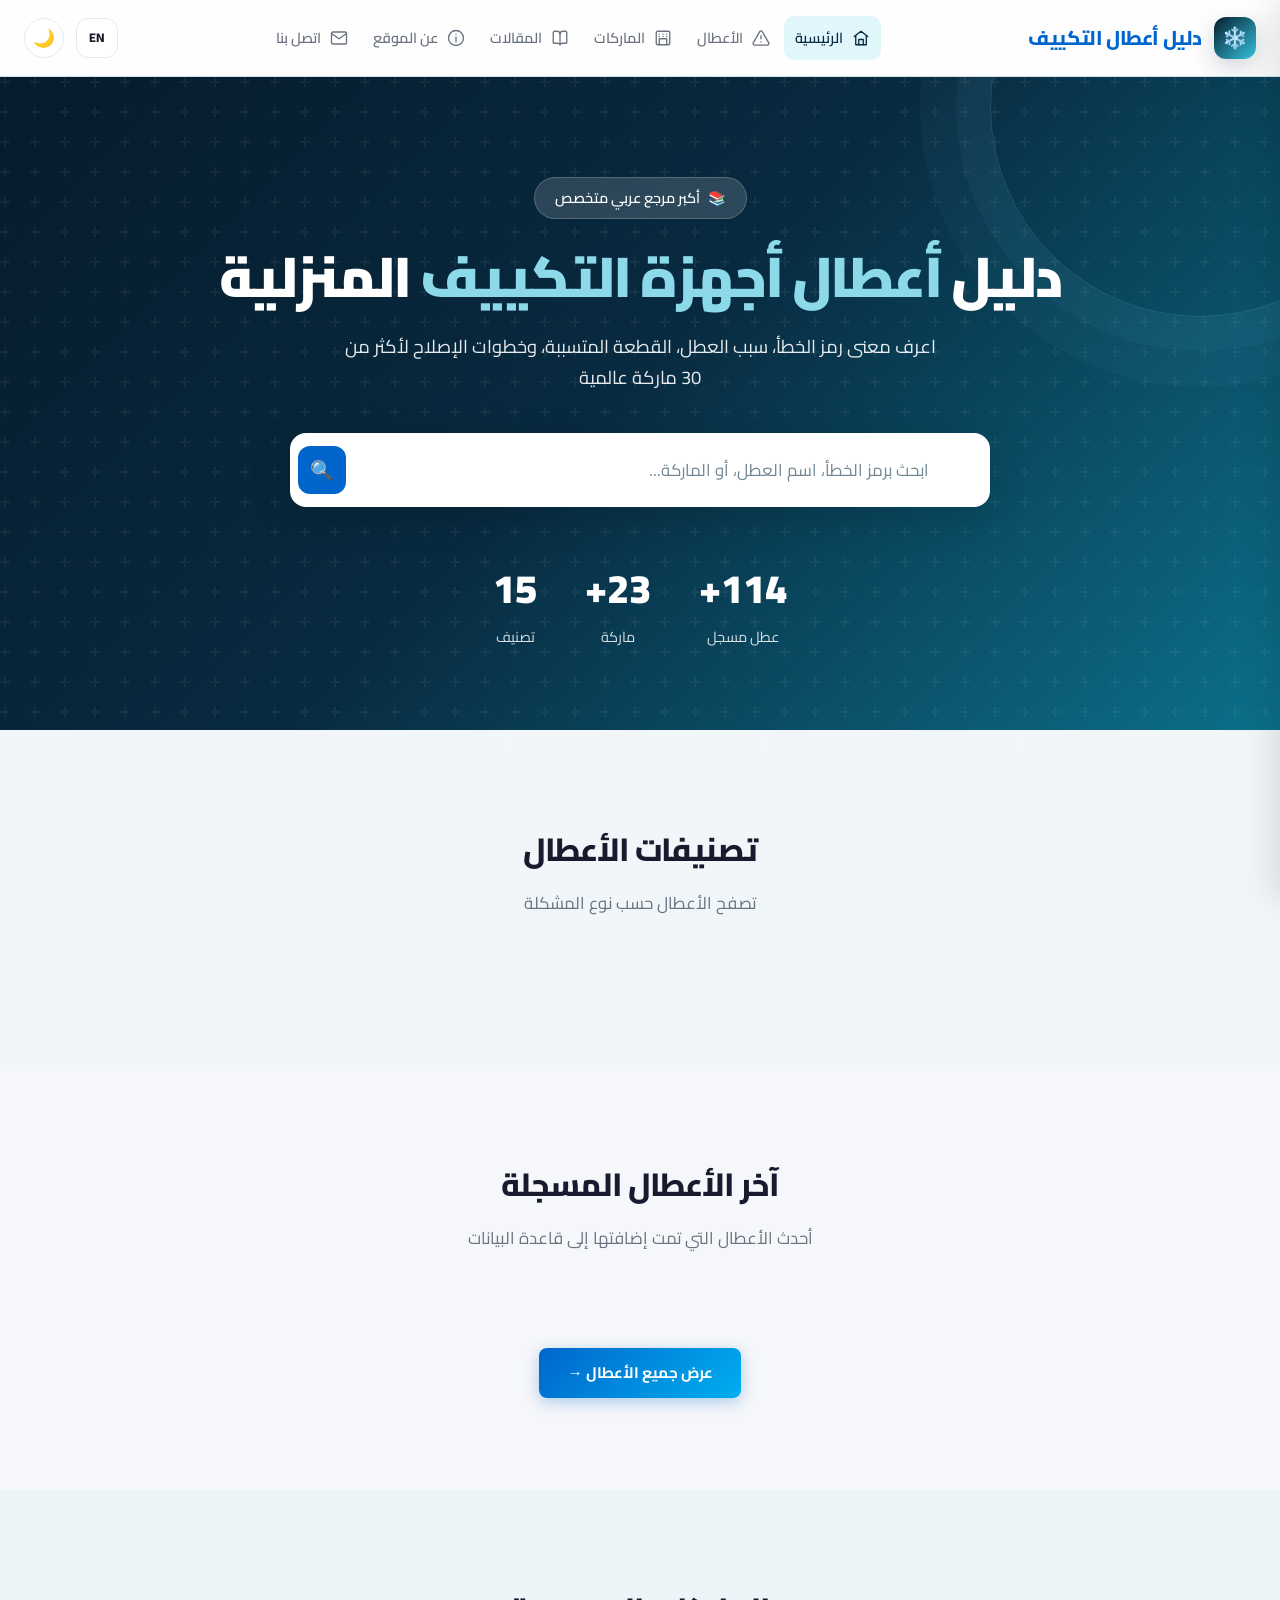
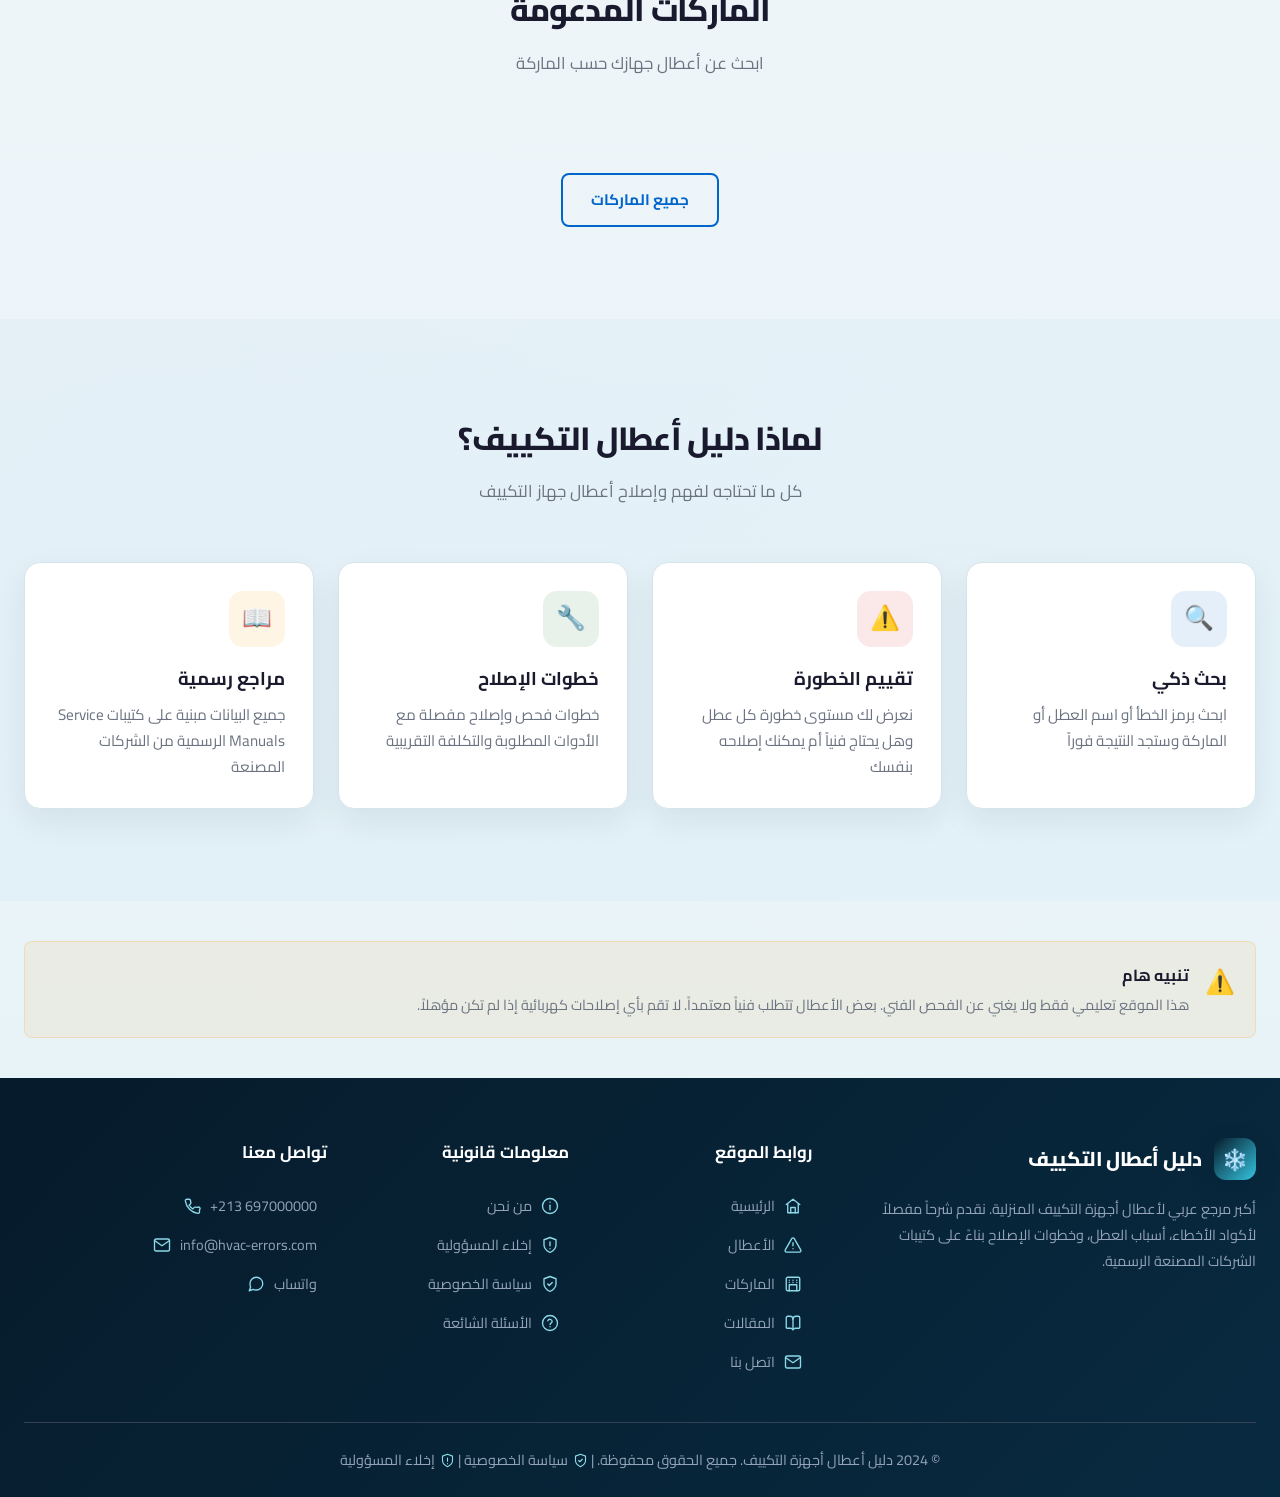
<file: index.html>
<!DOCTYPE html>
<html lang="ar" dir="rtl" data-theme="light">

<head>
  <meta charset="UTF-8">
  <meta name="viewport" content="width=device-width, initial-scale=1.0">
  <title>دليل أعطال أجهزة التكييف المنزلية | HVAC Error Codes Guide</title>

  <meta name="description" content="أكبر مرجع عربي لأعطال أجهزة التكييف المنزلية: معاني أكواد الأخطاء، أسباب العطل، أعراضه، خطوات الفحص والإصلاح، والتكلفة التقريبية لأكثر من 25 ماركة مثل Daikin وLG وSamsung وGree وMidea وCarrier.">
  <meta name="google-site-verification" content="f5Xi4oFx0v5dN6iPZd9qCw-7vnc3vIbAeYF9jr4vwVM">
  <meta name="keywords" content="أعطال المكيفات, أكواد أخطاء التكييف, صيانة المكيفات, كود E1 تكييف, عطل الانفرتر, حساسات التكييف, ضاغط التكييف, تسرب الفريون, ضعف التبريد, Daikin, LG, Samsung, Gree, Midea, Carrier, Mitsubishi, Panasonic, دليل أعطال التكييف">
  <link rel="canonical" href="https://imadtbn.github.io/hvac-errors/">
  <meta property="og:site_name" content="دليل أعطال أجهزة التكييف المنزلية">
  <meta property="og:title" content="دليل أعطال أجهزة التكييف المنزلية | أكواد الأخطاء والإصلاح">
  <meta property="og:description" content="أكبر مرجع عربي لأعطال أجهزة التكييف المنزلية: معاني أكواد الأخطاء، أسباب العطل، أعراضه، خطوات الفحص والإصلاح، والتكلفة التقريبية لأكثر من 25 ماركة مثل Daikin وLG وSamsung وGree وMidea وCarrier.">
  <meta property="og:type" content="website">
  <meta property="og:url" content="https://imadtbn.github.io/hvac-errors/">
  <meta property="og:image" content="https://imadtbn.github.io/hvac-errors/icons/icon-512x512.png">
  <meta property="og:locale" content="ar">
  <meta name="twitter:card" content="summary_large_image">
  <meta name="twitter:title" content="دليل أعطال أجهزة التكييف المنزلية | أكواد الأخطاء والإصلاح">
  <meta name="twitter:description" content="أكبر مرجع عربي لأعطال أجهزة التكييف المنزلية: معاني أكواد الأخطاء، أسباب العطل، أعراضه، خطوات الفحص والإصلاح، والتكلفة التقريبية لأكثر من 25 ماركة مثل Daikin وLG وSamsung وGree وMidea وCarrier.">
  <meta name="robots" content="index, follow, max-image-preview:large">
  <meta name="author" content="دليل أعطال أجهزة التكييف المنزلية">
  <link rel="manifest" href="manifest.webmanifest">
  <meta name="theme-color" content="#0066CC">
  <meta name="apple-mobile-web-app-capable" content="yes">
  <meta name="mobile-web-app-capable" content="yes">
  <meta name="apple-mobile-web-app-title" content="دليل الأعطال">
  <meta name="application-name" content="دليل أعطال التكييف">
  <script type="application/ld+json">
    {"@context": "https://schema.org", "@type": "WebSite", "name": "دليل أعطال أجهزة التكييف المنزلية", "alternateName": "HVAC Error Codes Guide", "url": "https://imadtbn.github.io/hvac-errors/", "description": "أكبر مرجع عربي لأعطال أجهزة التكييف المنزلية: أكواد الأخطاء، أسباب العطل، خطوات الإصلاح، وتكلفة الصيانة لأكثر من 25 ماركة.", "inLanguage": "ar", "potentialAction": {"@type": "SearchAction", "target": "https://imadtbn.github.io/hvac-errors/search.html?q={{search_term_string}}", "query-input": "required name=search_term_string"}}
  </script>
  <script type="application/ld+json">
    {"@context": "https://schema.org", "@type": "Organization", "name": "دليل أعطال أجهزة التكييف المنزلية", "alternateName": "HVAC Error Codes Guide", "url": "https://imadtbn.github.io/hvac-errors/", "logo": "https://imadtbn.github.io/hvac-errors/icons/icon-192x192.png", "email": "info@hvac-errors.com", "sameAs": [], "description": "مرجع عربي متخصص في أكواد أعطال أجهزة التكييف المنزلية وأسبابها وطرق إصلاحها."}
  </script>
  <script type="application/ld+json">
    {"@context": "https://schema.org", "@type": "BreadcrumbList", "itemListElement": [{"@type": "ListItem", "position": 1, "name": "الرئيسية", "item": "https://imadtbn.github.io/hvac-errors/"}]}
  </script>


  <!-- Fonts -->
  <link rel="preconnect" href="https://fonts.googleapis.com">
  <link rel="preconnect" href="https://fonts.gstatic.com" crossorigin>
  <link
    href="https://fonts.googleapis.com/css2?family=Cairo:wght@400;600;700;800;900&family=Tajawal:wght@400;500;700;800;900&display=swap"
    rel="stylesheet">


  <!-- الأيقونة الأساسية للمتصفحات الحديثة (بصيغة PNG وبحجم 32x32) -->
  <link rel="icon" type="image/png" sizes="32x32" href="icons/favicon-32x32.png">

  <!-- أيقونة إضافية بحجم أصغر لشريط التبويب القديم (بحجم 16x16) -->
  <link rel="icon" type="image/png" sizes="16x16" href="icons/favicon-16x16.png">

  <!-- أيقونة خاصة بهواتف آيفون وأجهزة آيباد (Apple Touch Icon) -->
  <link rel="apple-touch-icon" sizes="180x180" href="icons/apple-touch-icon.png">

  <!-- لدعم متصفحات Internet Explorer القديمة (اختياري) -->
  <link rel="shortcut icon" type="image/x-icon" href="icons/favicon.ico">


  <!-- Styles -->
  <link rel="stylesheet" href="css/style.css">
<!-- Google AdSense -->
<!-- Favicon -->

  <!-- JSON-LD -->
  <link rel="stylesheet" href="css/site-upgrade.css?v=20260826">
  <meta property="og:image:alt" content="HVAC Error Codes Guide illustration">
  <meta name="twitter:image" content="https://imadtbn.github.io/hvac-errors/icons/icon-512x512.png">
  <link rel="alternate" hreflang="ar" data-static-hreflang="ar" href="https://imadtbn.github.io/hvac-errors/?lang=ar">
  <link rel="alternate" hreflang="en" data-static-hreflang="en" href="https://imadtbn.github.io/hvac-errors/?lang=en">
  <link rel="alternate" hreflang="x-default" data-static-hreflang="x-default" href="https://imadtbn.github.io/hvac-errors/?lang=ar">
  <script defer src="js/site-tags.js?v=20260828-gtm"></script>
</head>

<body>
  <!-- Google Tag Manager (noscript) -->
  <noscript><iframe src="https://www.googletagmanager.com/ns.html?id=GTM-TGKVQNZR" height="0" width="0" style="display:none;visibility:hidden"></iframe></noscript>
  <!-- End Google Tag Manager (noscript) -->

  <!-- Header -->
  <header class="header">
    <div class="header-inner">
      <a href="index.html" class="logo">
        <div class="logo-icon">❄️</div>
        <span>دليل أعطال التكييف</span>
      </a>
      <nav class="nav">
        <a href="index.html" class="nav-link active">الرئيسية</a>
        <a href="errors.html" class="nav-link">الأعطال</a>
        <a href="brands.html" class="nav-link">الماركات</a>
        <a href="articles.html" class="nav-link">المقالات</a>
        <a href="about.html" class="nav-link">عن الموقع</a>
        <a href="contact.html" class="nav-link">اتصل بنا</a>
      </nav>
      <div class="header-actions">
        <button class="btn-icon" id="themeToggle" title="تبديل الوضع">🌙</button>
        <button class="btn-icon pwa-install-btn" id="hvacInstallBtn" title="تثبيت الموقع على جهازك" style="display:none">📲</button>
        <button class="btn-icon mobile-menu-btn" id="mobileMenuBtn">☰</button>
      </div>
    </div>
  </header>

  <!-- إعلان داخل الخلاصة 01--><!-- Mobile Menu -->
  <div class="mobile-overlay" id="mobileOverlay"></div>
  <nav class="mobile-nav" id="mobileNav">
    <a href="index.html">الرئيسية</a>
    <a href="errors.html">الأعطال</a>
    <a href="brands.html">الماركات</a>
    <a href="about.html">عن الموقع</a>
    <a href="contact.html">اتصل بنا</a>
    <a href="faq.html">الأسئلة الشائعة</a>
    <a href="privacy.html">سياسة الخصوصية</a>
  </nav>

  <!-- Hero -->
  <section class="hero">
    <div class="hero-inner">
      <div class="hero-badge">
        <span>📚</span>
        <span>أكبر مرجع عربي متخصص</span>
      </div>
      <h1>دليل <span>أعطال أجهزة التكييف</span> المنزلية</h1>
      <p>اعرف معنى رمز الخطأ، سبب العطل، القطعة المتسببة، وخطوات الإصلاح لأكثر من 30 ماركة عالمية</p>

      <div class="search-box">
        <input type="text" id="searchInput" placeholder="ابحث برمز الخطأ، اسم العطل، أو الماركة..." autocomplete="off">
        <button>🔍</button>
        <div class="search-results" id="searchResults"></div>
      </div>

      <div class="hero-stats">
        <div class="stat-item">
          <span class="stat-number" id="statErrors">30+</span>
          <span class="stat-label">عطل مسجل</span>
        </div>
        <div class="stat-item">
          <span class="stat-number" id="statBrands">25+</span>
          <span class="stat-label">ماركة</span>
        </div>
        <div class="stat-item">
          <span class="stat-number" id="statCategories">15</span>
          <span class="stat-label">تصنيف</span>
        </div>
      </div>
    </div>
  </section>
<!-- Categories -->
  <section class="section">
    <div class="section-inner">
      <div class="section-header">
        <h2>تصنيفات الأعطال</h2>
        <p>تصفح الأعطال حسب نوع المشكلة</p>
      </div>
      <div class="cat-grid" id="categoriesGrid">
        <!-- Filled by JS -->
      </div>
    </div>
  </section>

  <!-- إعلان داخل الخلاصة 02-->
<!-- Latest Errors -->
  <section class="section" style="background: var(--bg);">
    <div class="section-inner">
      <div class="section-header">
        <h2>آخر الأعطال المسجلة</h2>
        <p>أحدث الأعطال التي تمت إضافتها إلى قاعدة البيانات</p>
      </div>
      <div class="card-grid" id="latestErrorsGrid">
        <!-- Filled by JS -->
      </div>
      <div style="text-align: center; margin-top: 40px;">
        <a href="errors.html" class="btn btn-primary">عرض جميع الأعطال →</a>
      </div>
    </div>
  </section>
<!-- Brands -->
  <section class="section">
    <div class="section-inner">
      <div class="section-header">
        <h2>الماركات المدعومة</h2>
        <p>ابحث عن أعطال جهازك حسب الماركة</p>
      </div>
      <div class="card-grid" id="brandsGrid">
        <!-- Filled by JS -->
      </div>
      <div style="text-align: center; margin-top: 40px;">
        <a href="brands.html" class="btn btn-outline">جميع الماركات</a>
      </div>
    </div>
  </section>

  <!-- إعلان داخل الخلاصة 03-->
<!-- Features -->
  <section class="section" style="background: linear-gradient(135deg, rgba(0,102,204,0.03), rgba(0,174,239,0.03));">
    <div class="section-inner">
      <div class="section-header">
        <h2>لماذا دليل أعطال التكييف؟</h2>
        <p>كل ما تحتاجه لفهم وإصلاح أعطال جهاز التكييف</p>
      </div>
      <div class="card-grid">
        <div class="card">
          <div class="card-icon" style="background: rgba(0,102,204,0.1); color: var(--primary);">🔍</div>
          <h3>بحث ذكي</h3>
          <p>ابحث برمز الخطأ أو اسم العطل أو الماركة وستجد النتيجة فوراً</p>
        </div>
        <div class="card">
          <div class="card-icon" style="background: rgba(211,47,47,0.1); color: var(--danger);">⚠️</div>
          <h3>تقييم الخطورة</h3>
          <p>نعرض لك مستوى خطورة كل عطل وهل يحتاج فنياً أم يمكنك إصلاحه بنفسك</p>
        </div>
        <div class="card">
          <div class="card-icon" style="background: rgba(46,125,50,0.1); color: var(--success);">🔧</div>
          <h3>خطوات الإصلاح</h3>
          <p>خطوات فحص وإصلاح مفصلة مع الأدوات المطلوبة والتكلفة التقريبية</p>
        </div>
        <div class="card">
          <div class="card-icon" style="background: rgba(255,152,0,0.1); color: var(--warning);">📖</div>
          <h3>مراجع رسمية</h3>
          <p>جميع البيانات مبنية على كتيبات Service Manuals الرسمية من الشركات المصنعة</p>
        </div>
      </div>
    </div>
  </section>
<!-- Disclaimer -->
  <section class="section" style="padding: 40px 24px;">
    <div class="section-inner">
      <div class="warning-box">
        <span class="icon">⚠️</span>
        <div>
          <h4>تنبيه هام</h4>
          <p>هذا الموقع تعليمي فقط ولا يغني عن الفحص الفني. بعض الأعطال تتطلب فنياً معتمداً. لا تقم بأي إصلاحات كهربائية
            إذا لم تكن مؤهلاً.</p>
        </div>
      </div>
    </div>
  </section>

  <!-- الإعلانات المتعددة 01-->
<!-- Footer -->

  <!-- إعلان اختياري؛ ضع هنا معرف الناشر ca-pub-xxxxxxxxxxxxxxxx ورقم الوحدة xxxxxxxx بعد اعتمادهما. -->
  <div class="ad-slot site-ad" data-ad-managed="true" aria-label="إعلان">
    <ins class="adsbygoogle"
      style="display:block"
      data-ad-client="ca-pub-xxxxxxxxxxxxxxxx"
      data-ad-slot="xxxxxxxx"
      data-ad-format="auto"
      data-full-width-responsive="true"></ins>
  </div>

  <footer class="footer">
    <div class="footer-inner">
      <div class="footer-grid">
        <div>
          <div class="logo" style="margin-bottom: 16px; color: white;">
            <div class="logo-icon">❄️</div>
            <span>دليل أعطال التكييف</span>
          </div>
          <p>أكبر مرجع عربي لأعطال أجهزة التكييف المنزلية. نقدم شرحاً مفصلاً لأكواد الأخطاء، أسباب العطل، وخطوات الإصلاح
            بناءً على كتيبات الشركات المصنعة الرسمية.</p>
        </div>
        <div>
          <h4>روابط الموقع</h4>
          <a href="index.html">الرئيسية</a>
          <a href="errors.html">الأعطال</a>
          <a href="brands.html">الماركات</a>
          <a href="articles.html">المقالات</a>
          <a href="contact.html">اتصل بنا</a>
        </div>
        <div>
          <h4>معلومات قانونية</h4>
          <a href="about.html">من نحن</a>
          <a href="disclaimer.html">إخلاء المسؤولية</a>
          <a href="privacy.html">سياسة الخصوصية</a>
          <a href="faq.html">الأسئلة الشائعة</a>
        </div>
        <div class="footer-contact">
          <h4>تواصل معنا</h4>
          <a href="tel:+213xxxxxxxxx">📞 +213 697000000</a>
          <a href="mailto:info@hvac-errors.com">✉️ info@hvac-errors.com</a>
          <a href="https://wa.me/213xxxxxxxxx" target="_blank">💬 واتساب</a>
        </div>
      </div>
      <div class="footer-bottom">
        <p>© 2024 دليل أعطال أجهزة التكييف. جميع الحقوق محفوظة. | <a href="privacy.html" style="display:inline;">سياسة
            الخصوصية</a> | <a href="disclaimer.html" style="display:inline;">إخلاء المسؤولية</a></p>
      </div>
    </div>


  </footer>
<!-- Back to Top -->
  <button class="back-to-top" id="backToTop">↑</button>

  <!-- Scripts -->
  <script src="js/pwa.js?v=2"></script>
  <script src="js/main.js"></script>
  <script>
    // Page-specific logic
    document.addEventListener('dataLoaded', function (e) {
      const {
        brands,
        errors
      } = e.detail;
      // Update stats
      document.getElementById('statErrors').textContent = errors.length + '+';
      document.getElementById('statBrands').textContent = brands.length + '+';
      // Render categories
      const categories = {};
      errors.forEach(err => {
        if (!categories[err.category]) categories[err.category] = 0;
        categories[err.category]++;
      });
      const catGrid = document.getElementById('categoriesGrid');
      catGrid.innerHTML = Object.entries(categories).map(([cat, count]) => `
    <a href="errors.html?category=${cat}" class="cat-card">
      <div class="icon" style="background: rgba(0,102,204,0.1); color: var(--primary);">${getCategoryIcon(cat)}</div>
      <h4>${getCategoryLabel(cat)}</h4>
      <span>${count} عطل</span>
    </a>
  `).join('');
      // Render latest errors
      const latest = [...errors].reverse().slice(0, 8);
      document.getElementById('latestErrorsGrid').innerHTML = latest.map(err => `
    <a href="error.html?id=${err.id}" class="card error-card">
      <span class="error-code ${getSeverityClass(err.severity)}">${err.code}</span>
      <h3>${err.titleAr}</h3>
      <div class="brand-tag">🏭 ${getBrandName(err.brandId)}</div>
      <div class="symptoms">${err.symptoms.slice(0, 2).join(' • ')}</div>
      <div class="meta-row">
        <span class="badge badge-${err.diyPossible ? 'diy' : 'tech'}">${err.diyPossible ? '✅ يمكن DIY' : '👨‍🔧 يحتاج فني'}</span>
        <span class="badge badge-cost">💰 ${err.cost}</span>
      </div>
    </a>
  `).join('');
      // Render Brands
      const brandGrid = document.getElementById("brandsGrid");
      brandGrid.innerHTML = brands.slice(0, 6).map(brand => {
        const totalErrors = errors.filter(e => e.brandId === brand.id).length;
        return `

    <a href="errors.html?brand=${brand.id}" class="brand-card">

        <div class="brand-image">

            <img
                src="${brand.logo}"
                alt="${brand.name}"
                loading="lazy"
                decoding="async"
                onerror="this.src='images/default-brand.png'">

        </div>

        <div class="brand-body">

            <h3>${brand.nameAr}</h3>

            <span class="brand-en">
                ${brand.name}
            </span>

            <div class="brand-footer">

                <span class="brand-country">

                    ${getCountryFlag(brand.country)}
                    ${brand.country}

                </span>

                <span class="brand-errors">

                    ${totalErrors} عطل

                </span>

            </div>

        </div>

    </a>

    `;
      }).join('');
    });

    function getCountryFlag(country) {
      const flags = {
        "Japan": "🇯🇵",
        "South Korea": "🇰🇷",
        "China": "🇨🇳",
        "USA": "🇺🇸",
        "Germany": "🇩🇪",
        "Turkey": "🇹🇷",
        "Algeria": "🇩🇿",
        "Sweden": "🇸🇪"
      };
      return flags[country] || "🌍";
    }
  </script>

  <script defer src="js/site-upgrade.js?v=01d5146"></script>
  <script defer src="js/analytics-events.js?v=01d5146"></script>
</body>

</html>
</file>
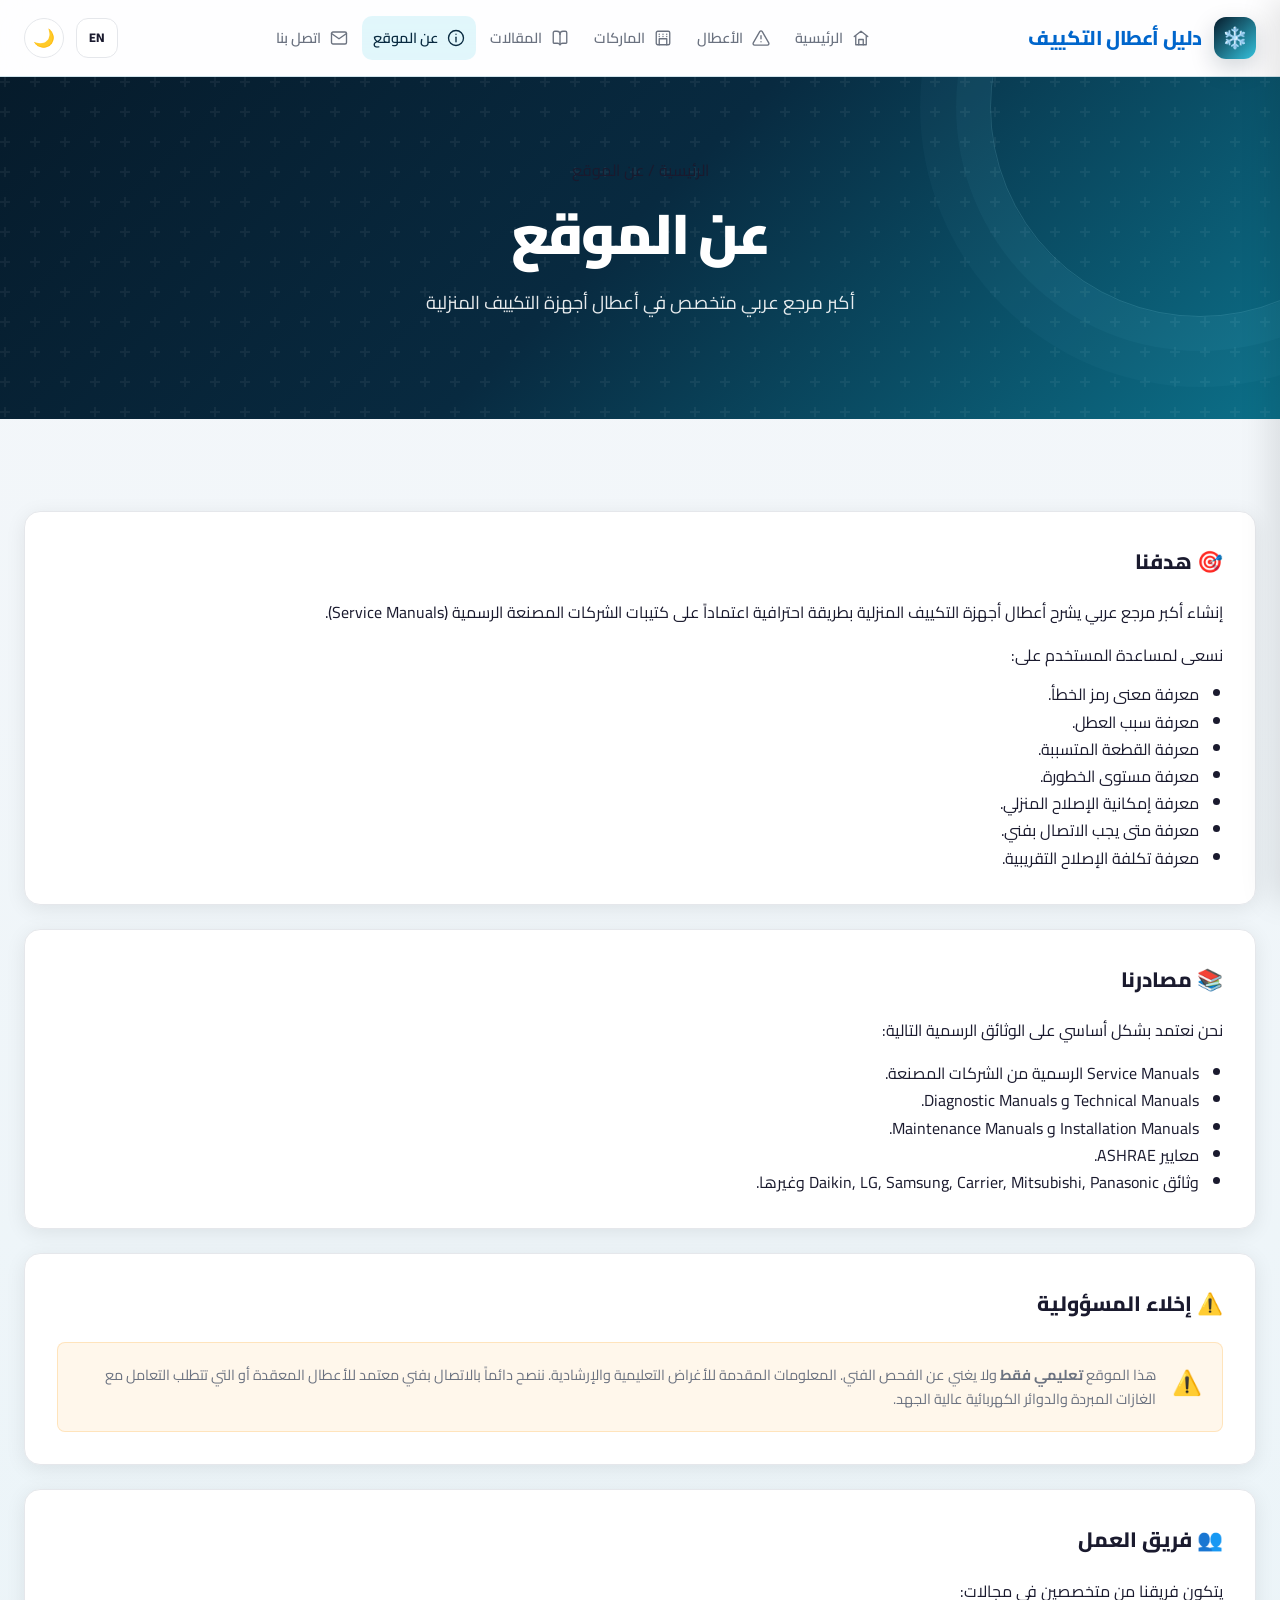
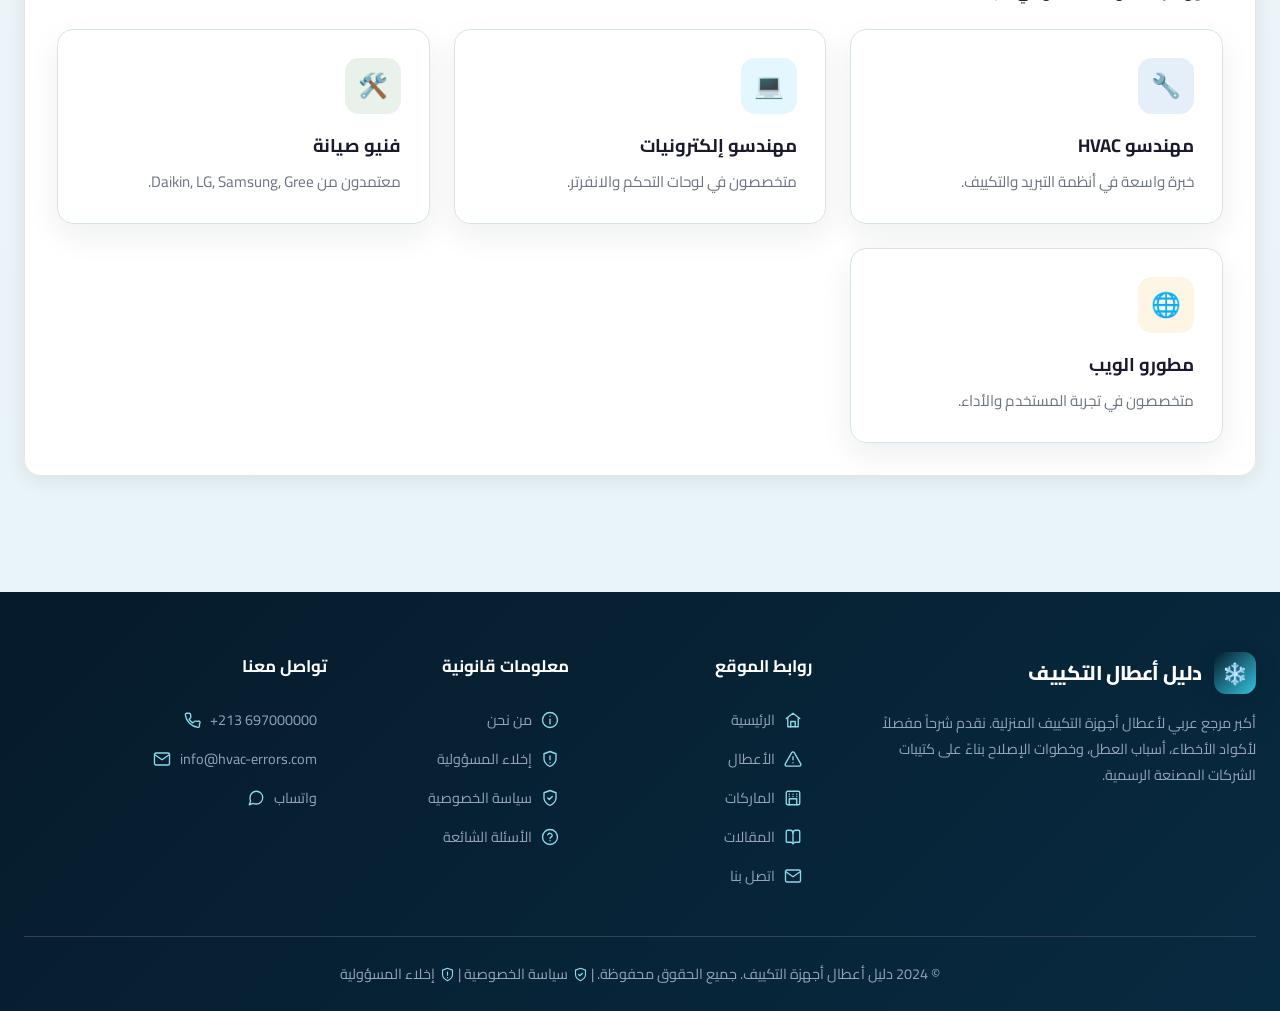
<file: about.html>
<!DOCTYPE html>
<html lang="ar" dir="rtl" data-theme="light">

<head>
  <meta charset="UTF-8">
  <meta name="viewport" content="width=device-width, initial-scale=1.0">
  <title>عن الموقع | دليل أعطال أجهزة التكييف</title>

  <meta name="description" content="تعرف على فريق دليل أعطال التكييف: مهندسو HVAC وفنيو صيانة معتمدون نقدم أكبر مرجع عربي لأكواد أخطاء التكييف مبنياً على كتيبات Service Manuals الرسمية.">
  <meta name="keywords" content="من نحن, دليل أعطال التكييف, مهندسو HVAC, فريق صيانة التكييف, Service Manuals, مصادر موثوقة, مراجع الأعطال">
  <link rel="canonical" href="https://imadtbn.github.io/hvac-errors/about.html">
  <meta property="og:site_name" content="دليل أعطال أجهزة التكييف المنزلية">
  <meta property="og:title" content="من نحن | دليل أعطال أجهزة التكييف المنزلية">
  <meta property="og:description" content="تعرف على فريق دليل أعطال التكييف: مهندسو HVAC وفنيو صيانة معتمدون نقدم أكبر مرجع عربي لأكواد أخطاء التكييف مبنياً على كتيبات Service Manuals الرسمية.">
  <meta property="og:type" content="website">
  <meta property="og:url" content="https://imadtbn.github.io/hvac-errors/about.html">
  <meta property="og:image" content="https://imadtbn.github.io/hvac-errors/icons/icon-512x512.png">
  <meta property="og:locale" content="ar">
  <meta name="twitter:card" content="summary_large_image">
  <meta name="twitter:title" content="من نحن | دليل أعطال أجهزة التكييف المنزلية">
  <meta name="twitter:description" content="تعرف على فريق دليل أعطال التكييف: مهندسو HVAC وفنيو صيانة معتمدون نقدم أكبر مرجع عربي لأكواد أخطاء التكييف مبنياً على كتيبات Service Manuals الرسمية.">
  <meta name="robots" content="index, follow, max-image-preview:large">
  <meta name="author" content="دليل أعطال أجهزة التكييف المنزلية">
  <link rel="manifest" href="manifest.webmanifest">
  <meta name="theme-color" content="#0066CC">
  <meta name="apple-mobile-web-app-capable" content="yes">
  <meta name="mobile-web-app-capable" content="yes">
  <meta name="apple-mobile-web-app-title" content="دليل الأعطال">
  <meta name="application-name" content="دليل أعطال التكييف">
  <script type="application/ld+json">
    {"@context": "https://schema.org", "@type": "AboutPage", "name": "من نحن - دليل أعطال أجهزة التكييف", "url": "https://imadtbn.github.io/hvac-errors/about.html", "mainEntityOfPage": {"@type": "WebPage", "@id": "https://imadtbn.github.io/hvac-errors/about.html"},
     "inLanguage": "ar", "description": "من نحن: تعريف بفريق دليل أعطال التكييف ومصادرنا ومهمتنا في توثيق أكواد أعطال التكييف المنزلية."}
  </script>
  <script type="application/ld+json">
    {"@context": "https://schema.org", "@type": "BreadcrumbList", "itemListElement": [{"@type": "ListItem", "position": 1, "name": "الرئيسية", "item": "https://imadtbn.github.io/hvac-errors/"},
     {"@type": "ListItem", "position": 2, "name": "من نحن", "item": "https://imadtbn.github.io/hvac-errors/about.html"}]}
  </script>

  <link rel="preconnect" href="https://fonts.googleapis.com">
  <link rel="preconnect" href="https://fonts.gstatic.com" crossorigin>
  <link
    href="https://fonts.googleapis.com/css2?family=Cairo:wght@400;600;700;800;900&family=Tajawal:wght@400;500;700;800;900&display=swap"
    rel="stylesheet">


  <!-- الأيقونة الأساسية للمتصفحات الحديثة (بصيغة PNG وبحجم 32x32) -->
  <link rel="icon" type="image/png" sizes="32x32" href="icons/favicon-32x32.png">

  <!-- أيقونة إضافية بحجم أصغر لشريط التبويب القديم (بحجم 16x16) -->
  <link rel="icon" type="image/png" sizes="16x16" href="icons/favicon-16x16.png">

  <!-- أيقونة خاصة بهواتف آيفون وأجهزة آيباد (Apple Touch Icon) -->
  <link rel="apple-touch-icon" sizes="180x180" href="icons/apple-touch-icon.png">

  <!-- لدعم متصفحات Internet Explorer القديمة (اختياري) -->
  <link rel="shortcut icon" type="image/x-icon" href="icons/favicon.ico">

  <!-- Styles -->
  <link rel="stylesheet" href="css/style.css">
<!-- Google AdSense -->
<link rel="stylesheet" href="css/site-upgrade.css?v=20260826">
  <meta property="og:image:alt" content="HVAC Error Codes Guide illustration">
  <meta name="twitter:image" content="https://imadtbn.github.io/hvac-errors/icons/icon-512x512.png">
  <link rel="alternate" hreflang="ar" data-static-hreflang="ar" href="https://imadtbn.github.io/hvac-errors/about.html?lang=ar">
  <link rel="alternate" hreflang="en" data-static-hreflang="en" href="https://imadtbn.github.io/hvac-errors/about.html?lang=en">
  <link rel="alternate" hreflang="x-default" data-static-hreflang="x-default" href="https://imadtbn.github.io/hvac-errors/about.html?lang=ar">
  <script defer src="js/site-tags.js?v=20260828-gtm"></script>
</head>

<body>
  <!-- Google Tag Manager (noscript) -->
  <noscript><iframe src="https://www.googletagmanager.com/ns.html?id=GTM-TGKVQNZR" height="0" width="0" style="display:none;visibility:hidden"></iframe></noscript>
  <!-- End Google Tag Manager (noscript) -->

  <header class="header">
    <div class="header-inner">
      <a href="index.html" class="logo">
        <div class="logo-icon">❄️</div>
        <span>دليل أعطال التكييف</span>
      </a>
      <nav class="nav">
        <a href="index.html" class="nav-link">الرئيسية</a>
        <a href="errors.html" class="nav-link">الأعطال</a>
        <a href="brands.html" class="nav-link">الماركات</a>
        <a href="articles.html" class="nav-link">المقالات</a>
        <a href="about.html" class="nav-link active">عن الموقع</a>
        <a href="contact.html" class="nav-link">اتصل بنا</a>
      </nav>
      <div class="header-actions">
        <button class="btn-icon" id="themeToggle">🌙</button>
        <button class="btn-icon pwa-install-btn" id="hvacInstallBtn" title="تثبيت الموقع على جهازك" style="display:none">📲</button>
        <button class="btn-icon mobile-menu-btn" id="mobileMenuBtn">☰</button>
      </div>
    </div>
  </header>

  <!-- Mobile Menu -->
  <div class="mobile-overlay" id="mobileOverlay"></div>
  <nav class="mobile-nav" id="mobileNav">
    <a href="index.html">الرئيسية</a>
    <a href="errors.html">الأعطال</a>
    <a href="brands.html">الماركات</a>
    <a href="about.html">عن الموقع</a>
    <a href="contact.html">اتصل بنا</a>
  </nav>

  <section class="hero" style="padding: 80px 24px 60px;">
    <div class="hero-inner">
      <div class="breadcrumb" style="margin-bottom: 16px;">
        <a href="index.html">الرئيسية</a>
        <span>/</span>
        <span>عن الموقع</span>
      </div>
      <h1>عن الموقع</h1>
      <p>أكبر مرجع عربي متخصص في أعطال أجهزة التكييف المنزلية</p>
    </div>
  </section>
<section class="section">
    <div class="section-inner">
      <div class="detail-section">
        <h2>🎯 هدفنا</h2>
        <p style="margin-bottom: 16px;">إنشاء أكبر مرجع عربي يشرح أعطال أجهزة التكييف المنزلية بطريقة احترافية اعتماداً
          على كتيبات الشركات المصنعة الرسمية (Service Manuals).</p>
        <p>نسعى لمساعدة المستخدم على:</p>
        <ul style="padding-right: 24px; list-style: disc; margin-top: 12px;">
          <li>معرفة معنى رمز الخطأ.</li>
          <li>معرفة سبب العطل.</li>
          <li>معرفة القطعة المتسببة.</li>
          <li>معرفة مستوى الخطورة.</li>
          <li>معرفة إمكانية الإصلاح المنزلي.</li>
          <li>معرفة متى يجب الاتصال بفني.</li>
          <li>معرفة تكلفة الإصلاح التقريبية.</li>
        </ul>
      </div>

      <div class="detail-section">
        <h2>📚 مصادرنا</h2>
        <p style="margin-bottom: 16px;">نحن نعتمد بشكل أساسي على الوثائق الرسمية التالية:</p>
        <ul style="padding-right: 24px; list-style: disc;">
          <li>Service Manuals الرسمية من الشركات المصنعة.</li>
          <li>Technical Manuals و Diagnostic Manuals.</li>
          <li>Installation Manuals و Maintenance Manuals.</li>
          <li>معايير ASHRAE.</li>
          <li>وثائق Daikin, LG, Samsung, Carrier, Mitsubishi, Panasonic وغيرها.</li>
        </ul>
      </div>

      <div class="detail-section">
        <h2>⚠️ إخلاء المسؤولية</h2>
        <div class="warning-box">
          <span class="icon">⚠️</span>
          <div>
            <p>هذا الموقع <strong>تعليمي فقط</strong> ولا يغني عن الفحص الفني. المعلومات المقدمة للأغراض التعليمية
              والإرشادية. ننصح دائماً بالاتصال بفني معتمد للأعطال المعقدة أو التي تتطلب التعامل مع الغازات المبردة
              والدوائر الكهربائية عالية الجهد.</p>
          </div>
        </div>
      </div>

      <div class="detail-section">
        <h2>👥 فريق العمل</h2>
        <p>يتكون فريقنا من متخصصين في مجالات:</p>
        <div class="card-grid" style="margin-top: 24px;">
          <div class="card">
            <div class="card-icon" style="background: rgba(0,102,204,0.1); color: var(--primary);">🔧</div>
            <h3>مهندسو HVAC</h3>
            <p>خبرة واسعة في أنظمة التبريد والتكييف.</p>
          </div>
          <div class="card">
            <div class="card-icon" style="background: rgba(0,174,239,0.1); color: var(--secondary);">💻</div>
            <h3>مهندسو إلكترونيات</h3>
            <p>متخصصون في لوحات التحكم والانفرتر.</p>
          </div>
          <div class="card">
            <div class="card-icon" style="background: rgba(46,125,50,0.1); color: var(--success);">🛠️</div>
            <h3>فنيو صيانة</h3>
            <p>معتمدون من Daikin, LG, Samsung, Gree.</p>
          </div>
          <div class="card">
            <div class="card-icon" style="background: rgba(255,152,0,0.1); color: var(--warning);">🌐</div>
            <h3>مطورو الويب</h3>
            <p>متخصصون في تجربة المستخدم والأداء.</p>
          </div>
        </div>
      </div>
    </div>

    <!-- إعلان داخل الخلاصة 02-->
</section>

  <!-- الإعلانات المتعددة 01-->
<!-- Footer -->

  <!-- إعلان اختياري؛ ضع هنا معرف الناشر ca-pub-xxxxxxxxxxxxxxxx ورقم الوحدة xxxxxxxx بعد اعتمادهما. -->
  <div class="ad-slot site-ad" data-ad-managed="true" aria-label="إعلان">
    <ins class="adsbygoogle"
      style="display:block"
      data-ad-client="ca-pub-xxxxxxxxxxxxxxxx"
      data-ad-slot="xxxxxxxx"
      data-ad-format="auto"
      data-full-width-responsive="true"></ins>
  </div>

  <footer class="footer">
    <div class="footer-inner">
      <div class="footer-grid">
        <div>
          <div class="logo" style="margin-bottom: 16px; color: white;">
            <div class="logo-icon">❄️</div>
            <span>دليل أعطال التكييف</span>
          </div>
          <p>أكبر مرجع عربي لأعطال أجهزة التكييف المنزلية. نقدم شرحاً مفصلاً لأكواد الأخطاء، أسباب العطل، وخطوات الإصلاح
            بناءً على كتيبات الشركات المصنعة الرسمية.</p>
        </div>
        <div>
          <h4>روابط الموقع</h4>
          <a href="index.html">الرئيسية</a>
          <a href="errors.html">الأعطال</a>
          <a href="brands.html">الماركات</a>
          <a href="articles.html">المقالات</a>
          <a href="contact.html">اتصل بنا</a>
        </div>
        <div>
          <h4>معلومات قانونية</h4>
          <a href="about.html">من نحن</a>
          <a href="disclaimer.html">إخلاء المسؤولية</a>
          <a href="privacy.html">سياسة الخصوصية</a>
          <a href="faq.html">الأسئلة الشائعة</a>
        </div>
        <div class="footer-contact">
          <h4>تواصل معنا</h4>
          <a href="tel:+213xxxxxxxxx">📞 +213 697000000</a>
          <a href="mailto:info@hvac-errors.com">✉️ info@hvac-errors.com</a>
          <a href="https://wa.me/213xxxxxxxxx" target="_blank">💬 واتساب</a>
        </div>
      </div>
      <div class="footer-bottom">
        <p>© 2024 دليل أعطال أجهزة التكييف. جميع الحقوق محفوظة. | <a href="privacy.html" style="display:inline;">سياسة
            الخصوصية</a> | <a href="disclaimer.html" style="display:inline;">إخلاء المسؤولية</a></p>
      </div>
    </div>


  </footer>
<button class="back-to-top" id="backToTop">↑</button>
  <script src="js/pwa.js?v=2"></script>
  <script src="js/main.js"></script>
  <script defer src="js/site-upgrade.js?v=01d5146"></script>
  <script defer src="js/analytics-events.js?v=01d5146"></script>
</body>

</html>
</file>
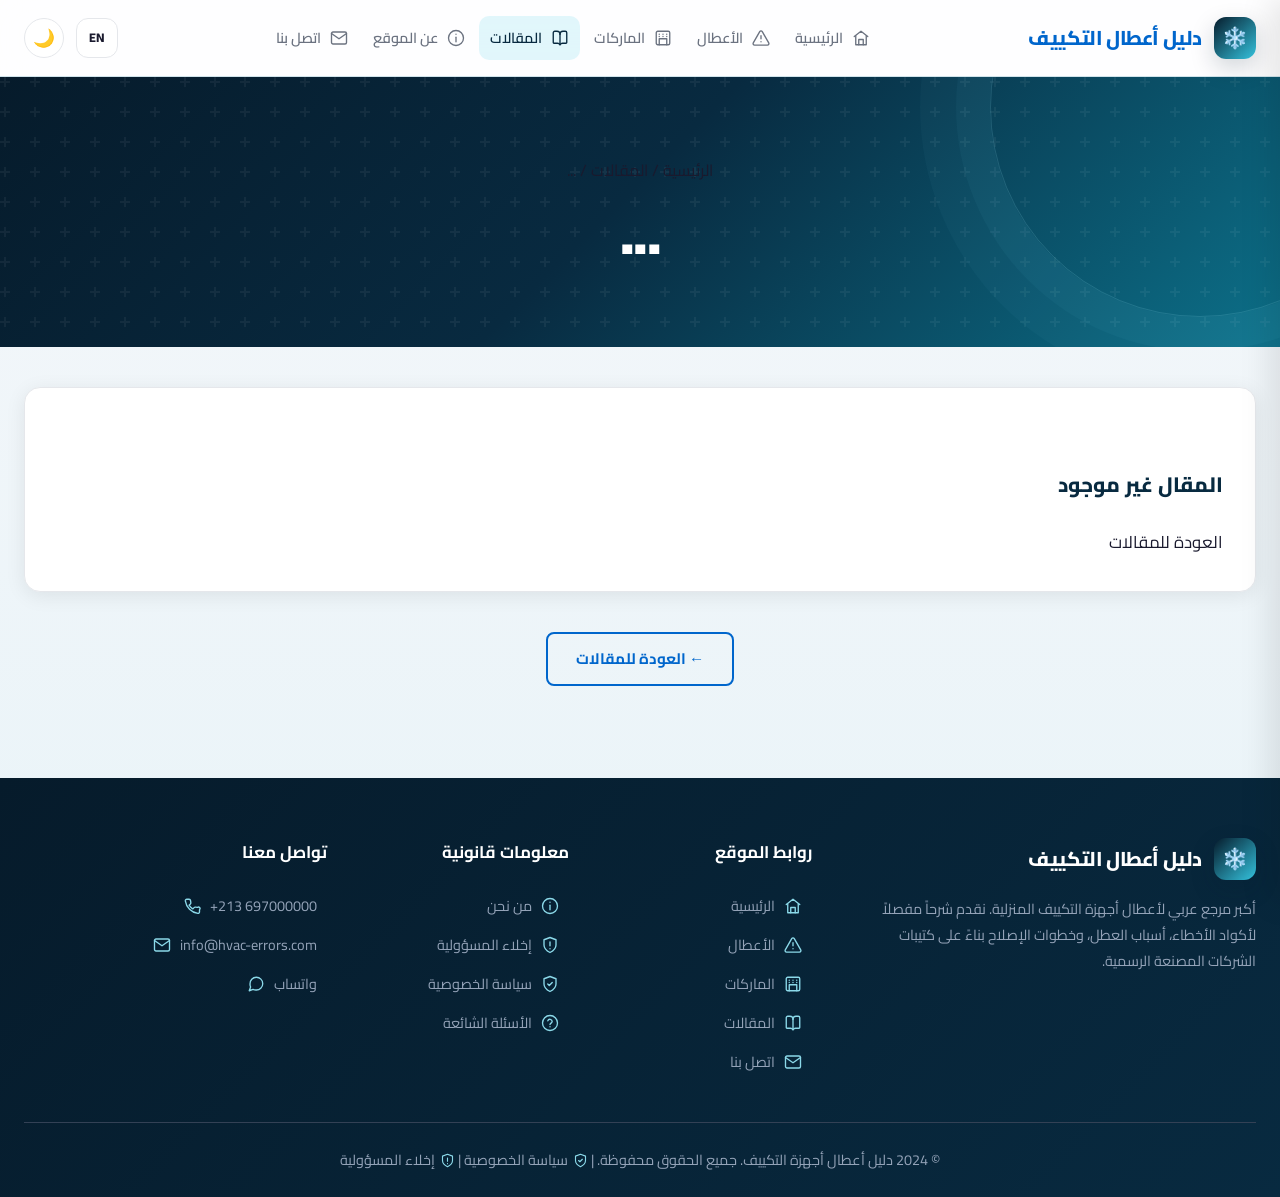
<file: article.html>
<!DOCTYPE html>
<html lang="ar" dir="rtl" data-theme="light">

<head>
  <meta charset="UTF-8">
  <meta name="viewport" content="width=device-width, initial-scale=1.0">
  <title>المقال | دليل أعطال أجهزة التكييف</title>

  <meta name="description" content="اقرأ المقال الكامل حول أعطال وصيانة أجهزة التكييف.">
    <link rel="canonical" href="https://imadtbn.github.io/hvac-errors/article.html">
  <meta property="og:site_name" content="دليل أعطال أجهزة التكييف المنزلية">
  <meta property="og:title" content="المقال | دليل أعطال أجهزة التكييف">
  <meta property="og:description" content="اقرأ المقال الكامل حول أعطال وصيانة أجهزة التكييف.">
  <meta property="og:type" content="website">
  <meta property="og:url" content="https://imadtbn.github.io/hvac-errors/article.html">
  <meta property="og:image" content="https://imadtbn.github.io/hvac-errors/icons/icon-512x512.png">
  <meta property="og:locale" content="ar">
  <meta name="twitter:card" content="summary_large_image">
  <meta name="twitter:title" content="المقال | دليل أعطال أجهزة التكييف">
  <meta name="twitter:description" content="اقرأ المقال الكامل حول أعطال وصيانة أجهزة التكييف.">
  <meta name="robots" content="index, follow, max-image-preview:large">
  <meta name="author" content="دليل أعطال أجهزة التكييف المنزلية">
  <link rel="manifest" href="manifest.webmanifest">
  <meta name="theme-color" content="#0066CC">
  <meta name="apple-mobile-web-app-capable" content="yes">
  <meta name="mobile-web-app-capable" content="yes">
  <meta name="apple-mobile-web-app-title" content="دليل الأعطال">
  <meta name="application-name" content="دليل أعطال التكييف">
  <script type="application/ld+json">
    {"@context": "https://schema.org", "@type": "BreadcrumbList", "itemListElement": [{"@type": "ListItem", "position": 1, "name": "الرئيسية", "item": "https://imadtbn.github.io/hvac-errors/"},
     {"@type": "ListItem", "position": 2, "name": "المقالات", "item": "https://imadtbn.github.io/hvac-errors/articles.html"}]}
  </script>

  <link rel="preconnect" href="https://fonts.googleapis.com">
  <link rel="preconnect" href="https://fonts.gstatic.com" crossorigin>
  <link
    href="https://fonts.googleapis.com/css2?family=Cairo:wght@400;600;700;800;900&family=Tajawal:wght@400;500;700;800;900&display=swap"
    rel="stylesheet">


  <!-- الأيقونة الأساسية للمتصفحات الحديثة (بصيغة PNG وبحجم 32x32) -->
  <link rel="icon" type="image/png" sizes="32x32" href="icons/favicon-32x32.png">

  <!-- أيقونة إضافية بحجم أصغر لشريط التبويب القديم (بحجم 16x16) -->
  <link rel="icon" type="image/png" sizes="16x16" href="icons/favicon-16x16.png">

  <!-- أيقونة خاصة بهواتف آيفون وأجهزة آيباد (Apple Touch Icon) -->
  <link rel="apple-touch-icon" sizes="180x180" href="icons/apple-touch-icon.png">

  <!-- لدعم متصفحات Internet Explorer القديمة (اختياري) -->
  <link rel="shortcut icon" type="image/x-icon" href="icons/favicon.ico">

  <!-- Styles -->
  <link rel="stylesheet" href="css/style.css">
<!-- Google AdSense -->
<link rel="stylesheet" href="css/site-upgrade.css?v=20260826">
  <meta property="og:image:alt" content="HVAC Error Codes Guide illustration">
  <meta name="twitter:image" content="https://imadtbn.github.io/hvac-errors/icons/icon-512x512.png">
  <link rel="alternate" hreflang="ar" data-static-hreflang="ar" href="https://imadtbn.github.io/hvac-errors/article.html?lang=ar">
  <link rel="alternate" hreflang="en" data-static-hreflang="en" href="https://imadtbn.github.io/hvac-errors/article.html?lang=en">
  <link rel="alternate" hreflang="x-default" data-static-hreflang="x-default" href="https://imadtbn.github.io/hvac-errors/article.html?lang=ar">
  <script defer src="js/site-tags.js?v=20260828-gtm"></script>
</head>

<body>
  <!-- Google Tag Manager (noscript) -->
  <noscript><iframe src="https://www.googletagmanager.com/ns.html?id=GTM-TGKVQNZR" height="0" width="0" style="display:none;visibility:hidden"></iframe></noscript>
  <!-- End Google Tag Manager (noscript) -->

  <header class="header">
    <div class="header-inner">
      <a href="index.html" class="logo">
        <div class="logo-icon">❄️</div>
        <span>دليل أعطال التكييف</span>
      </a>
      <nav class="nav">
        <a href="index.html" class="nav-link">الرئيسية</a>
        <a href="errors.html" class="nav-link">الأعطال</a>
        <a href="brands.html" class="nav-link">الماركات</a>
        <a href="articles.html" class="nav-link active">المقالات</a>
        <a href="about.html" class="nav-link">عن الموقع</a>
        <a href="contact.html" class="nav-link">اتصل بنا</a>
      </nav>
      <div class="header-actions">
        <button class="btn-icon" id="themeToggle">🌙</button>
        <button class="btn-icon pwa-install-btn" id="hvacInstallBtn" title="تثبيت الموقع على جهازك" style="display:none">📲</button>
        <button class="btn-icon mobile-menu-btn" id="mobileMenuBtn">☰</button>
      </div>
    </div>
  </header>

  <!-- Mobile Menu -->
  <div class="mobile-overlay" id="mobileOverlay"></div>
  <nav class="mobile-nav" id="mobileNav">
    <a href="index.html">الرئيسية</a>
    <a href="errors.html">الأعطال</a>
    <a href="brands.html">الماركات</a>
    <a href="articles.html">المقالات</a>
    <a href="about.html">عن الموقع</a>
    <a href="contact.html">اتصل بنا</a>
  </nav>

  <section class="hero" style="padding: 80px 24px 60px;">
    <div class="hero-inner">
      <div class="breadcrumb" style="margin-bottom: 16px;">
        <a href="index.html">الرئيسية</a>
        <span>/</span>
        <a href="articles.html">المقالات</a>
        <span>/</span>
        <span id="breadcrumbTitle">...</span>
      </div>
      <h1 id="articleTitle">...</h1>
      <div class="badges-row" id="articleMeta" style="margin-top: 16px;"></div>
    </div>
  </section>
<section class="section" style="padding-top: 40px;">
    <div class="section-inner">
      <div class="detail-section" id="articleContent" style="font-size: 1.05rem; line-height: 2;"></div>

      <div style="margin-top: 40px; text-align: center;">
        <a href="articles.html" class="btn btn-outline">← العودة للمقالات</a>
      </div>
    </div>

    <!-- إعلان داخل الخلاصة 02-->
</section>

  <!-- Footer -->

  <!-- إعلان اختياري؛ ضع هنا معرف الناشر ca-pub-xxxxxxxxxxxxxxxx ورقم الوحدة xxxxxxxx بعد اعتمادهما. -->
  <div class="ad-slot site-ad" data-ad-managed="true" aria-label="إعلان">
    <ins class="adsbygoogle"
      style="display:block"
      data-ad-client="ca-pub-xxxxxxxxxxxxxxxx"
      data-ad-slot="xxxxxxxx"
      data-ad-format="auto"
      data-full-width-responsive="true"></ins>
  </div>

  <footer class="footer">
    <div class="footer-inner">
      <div class="footer-grid">
        <div>
          <div class="logo" style="margin-bottom: 16px; color: white;">
            <div class="logo-icon">❄️</div>
            <span>دليل أعطال التكييف</span>
          </div>
          <p>أكبر مرجع عربي لأعطال أجهزة التكييف المنزلية. نقدم شرحاً مفصلاً لأكواد الأخطاء، أسباب العطل، وخطوات الإصلاح
            بناءً على كتيبات الشركات المصنعة الرسمية.</p>
        </div>
        <div>
          <h4>روابط الموقع</h4>
          <a href="index.html">الرئيسية</a>
          <a href="errors.html">الأعطال</a>
          <a href="brands.html">الماركات</a>
          <a href="articles.html">المقالات</a>
          <a href="contact.html">اتصل بنا</a>
        </div>
        <div>
          <h4>معلومات قانونية</h4>
          <a href="about.html">من نحن</a>
          <a href="disclaimer.html">إخلاء المسؤولية</a>
          <a href="privacy.html">سياسة الخصوصية</a>
          <a href="faq.html">الأسئلة الشائعة</a>
        </div>
        <div class="footer-contact">
          <h4>تواصل معنا</h4>
          <a href="tel:+213xxxxxxxxx">📞 +213 697000000</a>
          <a href="mailto:info@hvac-errors.com">✉️ info@hvac-errors.com</a>
          <a href="https://wa.me/213xxxxxxxxx" target="_blank">💬 واتساب</a>
        </div>
      </div>
      <div class="footer-bottom">
        <p>© 2024 دليل أعطال أجهزة التكييف. جميع الحقوق محفوظة. | <a href="privacy.html" style="display:inline;">سياسة
            الخصوصية</a> | <a href="disclaimer.html" style="display:inline;">إخلاء المسؤولية</a></p>
      </div>
    </div>


  </footer>
<button class="back-to-top" id="backToTop">↑</button>
  <script src="js/pwa.js?v=2"></script>
  <script src="js/main.js"></script>
  <script>
    document.addEventListener('dataLoaded', async function () {
      const res = await fetch('data/articles.json');
      const articles = await res.json();
      const params = new URLSearchParams(location.search);
      const articleId = params.get('id');
      const article = articles.find(a => a.id === articleId);

      if (!article) {
        document.getElementById('articleContent').innerHTML = '<h2>المقال غير موجود</h2><p><a href="articles.html">العودة للمقالات</a></p>';
        return;
      }

      document.title = article.title + ' | دليل أعطال التكييف';
      document.getElementById('breadcrumbTitle').textContent = article.title;
      document.getElementById('articleTitle').textContent = article.title;
      document.getElementById('articleMeta').innerHTML = `
    <span class="badge">📅 ${article.date}</span>
    <span class="badge">⏱️ ${article.readTime}</span>
    <span class="badge">🏷️ ${article.category}</span>
  `;
      document.getElementById('articleContent').innerHTML = article.content;
    });
  </script>
  <script>
    // تحديث SEO ديناميكياً بعد تحميل بيانات المقال (يجلب data/articles.json بنفسه)
    document.addEventListener('dataLoaded', async function () {
      const res = await fetch('data/articles.json');
      const articles = await res.json();
      const params = new URLSearchParams(location.search);
      const artId = params.get('id');
      const art = articles.find(x => x.id === artId);
      if (!art) return;

      const site = 'https://imadtbn.github.io/hvac-errors/';
      const pageUrl = site + 'article.html?id=' + encodeURIComponent(art.id);
      const desc = art.excerpt || art.title;
      const keywords = art.tags ? art.tags.join('، ') : '';

      let md = document.querySelector('meta[name="description"]');
      if (md) md.setAttribute('content', desc);
      let kw = document.querySelector('meta[name="keywords"]');
      if (!kw) {
        kw = document.createElement('meta');
        kw.setAttribute('name', 'keywords');
        document.head.appendChild(kw);
      }
      kw.setAttribute('content', keywords);
      document.title = art.title + ' | دليل أعطال التكييف';
      let cl = document.querySelector('link[rel="canonical"]');
      if (cl) cl.setAttribute('href', pageUrl);
      let ogUrl = document.querySelector('meta[property="og:url"]');
      if (ogUrl) ogUrl.setAttribute('content', pageUrl);
      let ogTitle = document.querySelector('meta[property="og:title"]');
      if (ogTitle) ogTitle.setAttribute('content', document.title);
      let ogDesc = document.querySelector('meta[property="og:description"]');
      if (ogDesc) ogDesc.setAttribute('content', desc);

      const jsonLd = {
        "@context": "https://schema.org",
        "@type": "Article",
        "headline": art.title,
        "description": desc,
        "image": site + 'icons/icon-512x512.png',
        "datePublished": art.date || "2026-06-01",
        "dateModified": art.date || "2026-08-14",
        "inLanguage": "ar",
        "author": {"@type": "Organization", "name": "دليل أعطال أجهزة التكييف المنزلية", "url": site},
        "publisher": {"@type": "Organization", "name": "دليل أعطال أجهزة التكييف المنزلية", "logo": {"@type": "ImageObject", "url": site + 'icons/icon-192x192.png'}},
        "mainEntityOfPage": {"@type": "WebPage", "@id": pageUrl},
        "keywords": keywords,
        "articleSection": art.category || "صيانة التكييف"
      };
      const s = document.createElement('script');
      s.type = 'application/ld+json';
      s.textContent = JSON.stringify(jsonLd, null, 2);
      document.head.appendChild(s);
    });
  </script>
  <script defer src="js/site-upgrade.js?v=01d5146"></script>
  <script defer src="js/analytics-events.js?v=01d5146"></script>
</body>

</html>
</file>
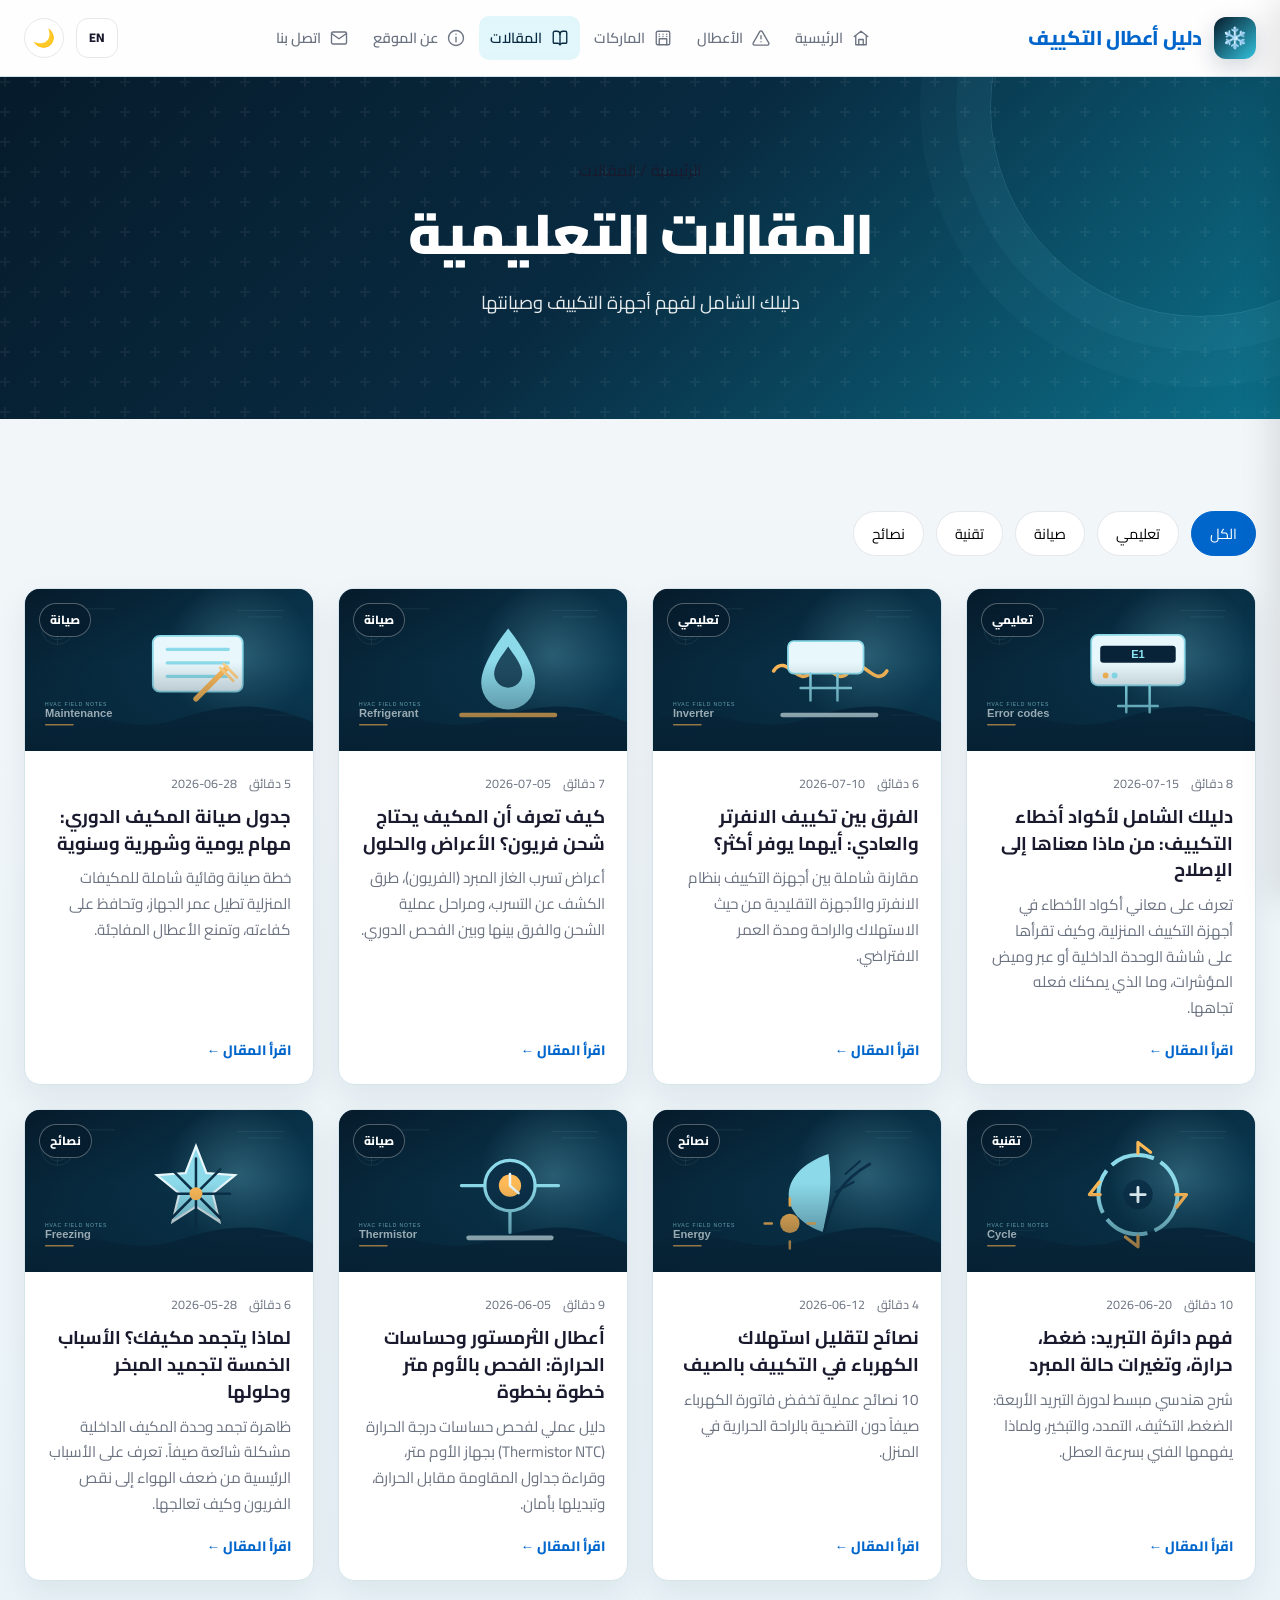
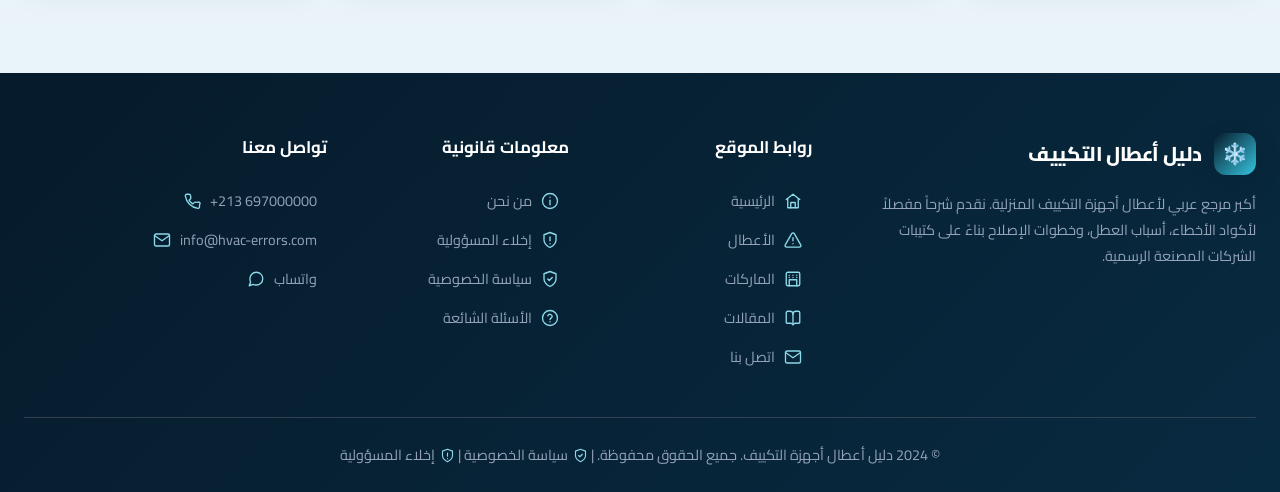
<file: articles.html>
<!DOCTYPE html>
<html lang="ar" dir="rtl" data-theme="light">

<head>
  <meta charset="UTF-8">
  <meta name="viewport" content="width=device-width, initial-scale=1.0">
  <title>المقالات | دليل أعطال أجهزة التكييف</title>

  <meta name="description" content="مقالات تعليمية متخصصة في صيانة أجهزة التكييف المنزلية: كيف يعمل الانفرتر، شحن الفريون، تنظيف الفلاتر، دائرة التبريد، ونصائح توفير الطاقة والحفاظ على المكيف.">
  <meta name="keywords" content="مقالات التكييف, صيانة المكيفات, تنظيف فلتر المكيف, شحن فريون, تكييف انفرتر, دائرة التبريد, نصائح توفير الطاقة, تعليم صيانة التكييف">
  <link rel="canonical" href="https://imadtbn.github.io/hvac-errors/articles.html">
  <meta property="og:site_name" content="دليل أعطال أجهزة التكييف المنزلية">
  <meta property="og:title" content="مقالات صيانة التكييف والتعليمية | دليل أعطال التكييف">
  <meta property="og:description" content="مقالات تعليمية متخصصة في صيانة أجهزة التكييف المنزلية: كيف يعمل الانفرتر، شحن الفريون، تنظيف الفلاتر، دائرة التبريد، ونصائح توفير الطاقة والحفاظ على المكيف.">
  <meta property="og:type" content="website">
  <meta property="og:url" content="https://imadtbn.github.io/hvac-errors/articles.html">
  <meta property="og:image" content="https://imadtbn.github.io/hvac-errors/icons/icon-512x512.png">
  <meta property="og:locale" content="ar">
  <meta name="twitter:card" content="summary_large_image">
  <meta name="twitter:title" content="مقالات صيانة التكييف والتعليمية | دليل أعطال التكييف">
  <meta name="twitter:description" content="مقالات تعليمية متخصصة في صيانة أجهزة التكييف المنزلية: كيف يعمل الانفرتر، شحن الفريون، تنظيف الفلاتر، دائرة التبريد، ونصائح توفير الطاقة والحفاظ على المكيف.">
  <meta name="robots" content="index, follow, max-image-preview:large">
  <meta name="author" content="دليل أعطال أجهزة التكييف المنزلية">
  <link rel="manifest" href="manifest.webmanifest">
  <meta name="theme-color" content="#0066CC">
  <meta name="apple-mobile-web-app-capable" content="yes">
  <meta name="mobile-web-app-capable" content="yes">
  <meta name="apple-mobile-web-app-title" content="دليل الأعطال">
  <meta name="application-name" content="دليل أعطال التكييف">

  <link rel="preconnect" href="https://fonts.googleapis.com">
  <link rel="preconnect" href="https://fonts.gstatic.com" crossorigin>
  <link
    href="https://fonts.googleapis.com/css2?family=Cairo:wght@400;600;700;800;900&family=Tajawal:wght@400;500;700;800;900&display=swap"
    rel="stylesheet">


  <!-- الأيقونة الأساسية للمتصفحات الحديثة (بصيغة PNG وبحجم 32x32) -->
  <link rel="icon" type="image/png" sizes="32x32" href="icons/favicon-32x32.png">

  <!-- أيقونة إضافية بحجم أصغر لشريط التبويب القديم (بحجم 16x16) -->
  <link rel="icon" type="image/png" sizes="16x16" href="icons/favicon-16x16.png">

  <!-- أيقونة خاصة بهواتف آيفون وأجهزة آيباد (Apple Touch Icon) -->
  <link rel="apple-touch-icon" sizes="180x180" href="icons/apple-touch-icon.png">

  <!-- لدعم متصفحات Internet Explorer القديمة (اختياري) -->
  <link rel="shortcut icon" type="image/x-icon" href="icons/favicon.ico">

  <!-- Styles -->
  <link rel="stylesheet" href="css/style.css">
<!-- Google AdSense -->
<script type="application/ld+json">
    {"@context": "https://schema.org", "@type": "CollectionPage", "name": "مقالات صيانة التكييف والتعليمية", "url": "https://imadtbn.github.io/hvac-errors/articles.html", "inLanguage": "ar", "description": "مقالات تعليمية متخصصة في صيانة أجهزة التكييف المنزلية"}
  </script>
  <link rel="stylesheet" href="css/site-upgrade.css?v=20260826">
  <meta property="og:image:alt" content="HVAC Error Codes Guide illustration">
  <meta name="twitter:image" content="https://imadtbn.github.io/hvac-errors/icons/icon-512x512.png">
  <link rel="alternate" hreflang="ar" data-static-hreflang="ar" href="https://imadtbn.github.io/hvac-errors/articles.html?lang=ar">
  <link rel="alternate" hreflang="en" data-static-hreflang="en" href="https://imadtbn.github.io/hvac-errors/articles.html?lang=en">
  <link rel="alternate" hreflang="x-default" data-static-hreflang="x-default" href="https://imadtbn.github.io/hvac-errors/articles.html?lang=ar">
  <script defer src="js/site-tags.js?v=20260828-gtm"></script>
</head>

<body>
  <!-- Google Tag Manager (noscript) -->
  <noscript><iframe src="https://www.googletagmanager.com/ns.html?id=GTM-TGKVQNZR" height="0" width="0" style="display:none;visibility:hidden"></iframe></noscript>
  <!-- End Google Tag Manager (noscript) -->

  <header class="header">
    <div class="header-inner">
      <a href="index.html" class="logo">
        <div class="logo-icon">❄️</div>
        <span>دليل أعطال التكييف</span>
      </a>
      <nav class="nav">
        <a href="index.html" class="nav-link">الرئيسية</a>
        <a href="errors.html" class="nav-link">الأعطال</a>
        <a href="brands.html" class="nav-link">الماركات</a>
        <a href="articles.html" class="nav-link active">المقالات</a>
        <a href="about.html" class="nav-link">عن الموقع</a>
        <a href="contact.html" class="nav-link">اتصل بنا</a>
      </nav>
      <div class="header-actions">
        <button class="btn-icon" id="themeToggle">🌙</button>
        <button class="btn-icon pwa-install-btn" id="hvacInstallBtn" title="تثبيت الموقع على جهازك" style="display:none">📲</button>
        <button class="btn-icon mobile-menu-btn" id="mobileMenuBtn">☰</button>
      </div>
    </div>
  </header>

  <!-- Mobile Menu -->
  <div class="mobile-overlay" id="mobileOverlay"></div>
  <nav class="mobile-nav" id="mobileNav">
    <a href="index.html">الرئيسية</a>
    <a href="errors.html">الأعطال</a>
    <a href="brands.html">الماركات</a>
    <a href="articles.html">المقالات</a>
    <a href="about.html">عن الموقع</a>
    <a href="contact.html">اتصل بنا</a>
  </nav>

  <section class="hero" style="padding: 80px 24px 60px;">
    <div class="hero-inner">
      <div class="breadcrumb" style="margin-bottom: 16px;">
        <a href="index.html">الرئيسية</a>
        <span>/</span>
        <span>المقالات</span>
      </div>
      <h1>المقالات التعليمية</h1>
      <p>دليلك الشامل لفهم أجهزة التكييف وصيانتها</p>
    </div>
  </section>
<section class="section">
    <div class="section-inner">
      <div class="filters-bar">
        <button class="filter-chip active" data-filter="all">الكل</button>
        <button class="filter-chip" data-filter="تعليمي">تعليمي</button>
        <button class="filter-chip" data-filter="صيانة">صيانة</button>
        <button class="filter-chip" data-filter="تقنية">تقنية</button>
        <button class="filter-chip" data-filter="نصائح">نصائح</button>
      </div>
      <div class="card-grid" id="articlesGrid"></div>
    </div>

    <!-- إعلان داخل الخلاصة 02-->
</section>

  <!-- Footer -->

  <!-- إعلان اختياري؛ ضع هنا معرف الناشر ca-pub-xxxxxxxxxxxxxxxx ورقم الوحدة xxxxxxxx بعد اعتمادهما. -->
  <div class="ad-slot site-ad" data-ad-managed="true" aria-label="إعلان">
    <ins class="adsbygoogle"
      style="display:block"
      data-ad-client="ca-pub-xxxxxxxxxxxxxxxx"
      data-ad-slot="xxxxxxxx"
      data-ad-format="auto"
      data-full-width-responsive="true"></ins>
  </div>

  <footer class="footer">
    <div class="footer-inner">
      <div class="footer-grid">
        <div>
          <div class="logo" style="margin-bottom: 16px; color: white;">
            <div class="logo-icon">❄️</div>
            <span>دليل أعطال التكييف</span>
          </div>
          <p>أكبر مرجع عربي لأعطال أجهزة التكييف المنزلية. نقدم شرحاً مفصلاً لأكواد الأخطاء، أسباب العطل، وخطوات الإصلاح
            بناءً على كتيبات الشركات المصنعة الرسمية.</p>
        </div>
        <div>
          <h4>روابط الموقع</h4>
          <a href="index.html">الرئيسية</a>
          <a href="errors.html">الأعطال</a>
          <a href="brands.html">الماركات</a>
          <a href="articles.html">المقالات</a>
          <a href="contact.html">اتصل بنا</a>
        </div>
        <div>
          <h4>معلومات قانونية</h4>
          <a href="about.html">من نحن</a>
          <a href="disclaimer.html">إخلاء المسؤولية</a>
          <a href="privacy.html">سياسة الخصوصية</a>
          <a href="faq.html">الأسئلة الشائعة</a>
        </div>
        <div class="footer-contact">
          <h4>تواصل معنا</h4>
          <a href="tel:+213xxxxxxxxx">📞 +213 697000000</a>
          <a href="mailto:info@hvac-errors.com">✉️ info@hvac-errors.com</a>
          <a href="https://wa.me/213xxxxxxxxx" target="_blank">💬 واتساب</a>
        </div>
      </div>
      <div class="footer-bottom">
        <p>© 2024 دليل أعطال أجهزة التكييف. جميع الحقوق محفوظة. | <a href="privacy.html" style="display:inline;">سياسة
            الخصوصية</a> | <a href="disclaimer.html" style="display:inline;">إخلاء المسؤولية</a></p>
      </div>
    </div>


  </footer>
<button class="back-to-top" id="backToTop">↑</button>
  <script src="js/pwa.js?v=2"></script>
  <script src="js/main.js"></script>
  <script>
    document.addEventListener('dataLoaded', async function () {
      const res = await fetch('data/articles.json');
      const articles = await res.json();
      const grid = document.getElementById('articlesGrid');

      function render(filter) {
        let list = articles;
        if (filter !== 'all') list = articles.filter(a => a.category === filter);

        grid.innerHTML = list.map(a => `
      <a href="article.html?id=${a.id}" class="card" style="display:flex;flex-direction:column;height:100%;">
        <div style="display:flex;gap:8px;margin-bottom:12px;flex-wrap:wrap;">
          <span class="badge" style="background:rgba(0,102,204,0.1);color:var(--primary);">${a.category}</span>
          <span class="badge" style="background:var(--bg);color:var(--text-muted);">⏱️ ${a.readTime}</span>
        </div>
        <h3 style="font-size:1.1rem;margin-bottom:8px;">${a.title}</h3>
        <p style="color:var(--text-muted);font-size:0.9rem;flex:1;">${a.excerpt}</p>
        <div style="margin-top:16px;font-size:0.8rem;color:var(--text-muted);border-top:1px solid var(--border);padding-top:12px;">
          📅 ${a.date}
          <span style="margin-right:12px;">🏷️ ${a.tags.slice(0, 3).join(', ')}</span>
        </div>
      </a>
    `).join('');
      }

      render('all');

      document.querySelectorAll('.filter-chip').forEach(btn => {
        btn.addEventListener('click', () => {
          document.querySelectorAll('.filter-chip').forEach(b => b.classList.remove('active'));
          btn.classList.add('active');
          render(btn.dataset.filter);
        });
      });
    });
  </script>
  <script defer src="js/site-upgrade.js?v=01d5146"></script>
  <script defer src="js/analytics-events.js?v=01d5146"></script>
</body>

</html>
</file>
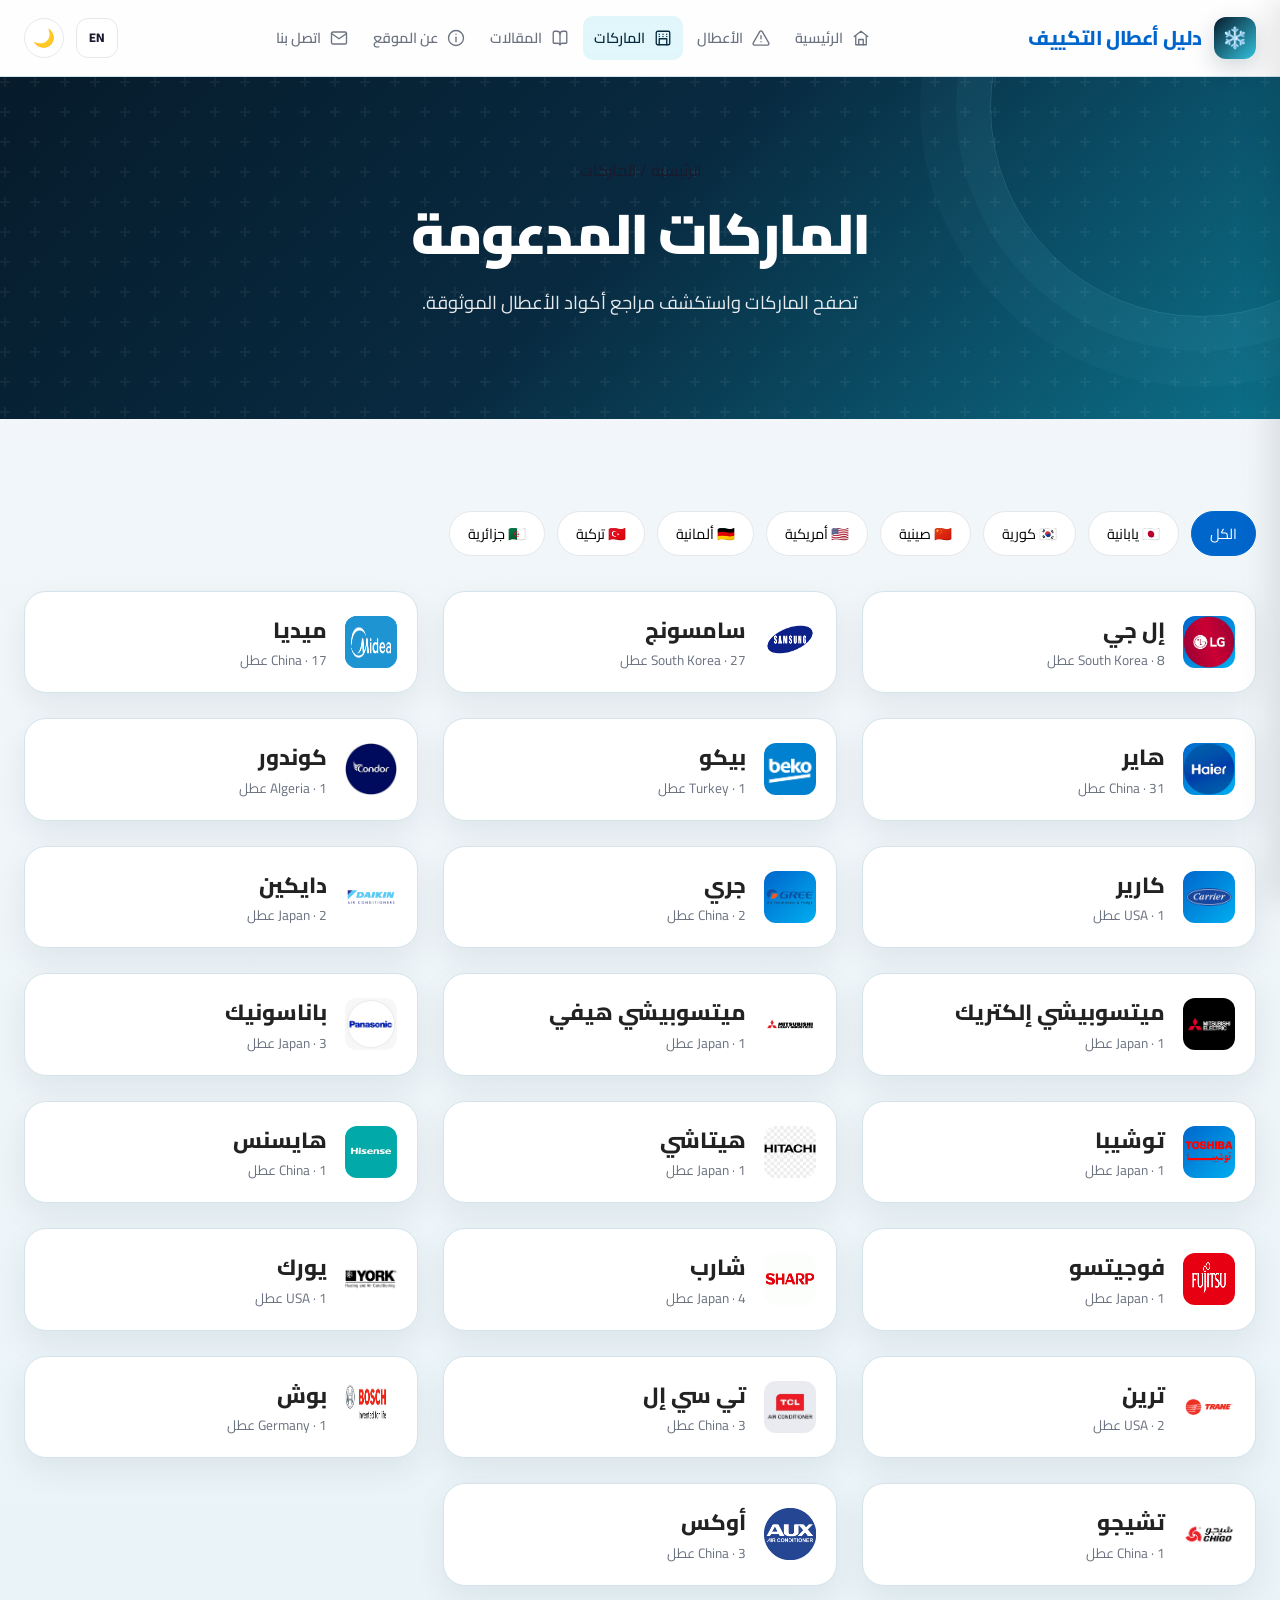
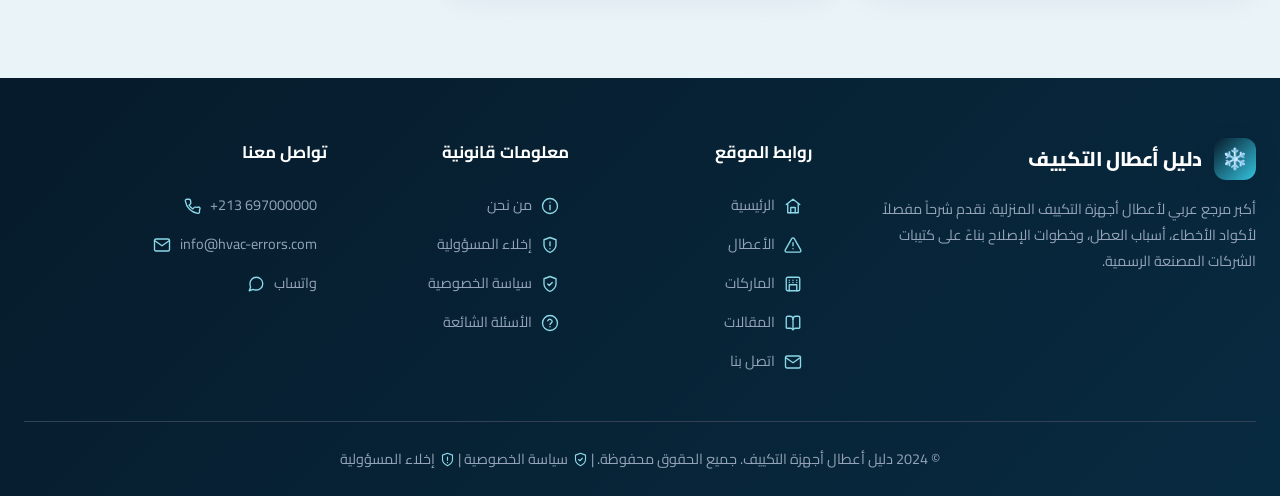
<file: brands.html>
<!DOCTYPE html>
<html lang="ar" dir="rtl" data-theme="light">

<head>
  <meta charset="UTF-8">
  <meta name="viewport" content="width=device-width, initial-scale=1.0">
  <title>الماركات المدعومة | دليل أعطال أجهزة التكييف</title>

  <meta name="description" content="تصفح أعطال جهاز التكييف حسب الماركة: Daikin, LG, Samsung, Gree, Midea, Carrier, Mitsubishi, Panasonic, Toshiba, Hisense وغيرها من الماركات اليابانية والكورية والصينية.">
  <meta name="keywords" content="ماركات التكييف, Daikin, LG, Samsung, Gree, Midea, Carrier, Mitsubishi, Panasonic, Toshiba, Hitachi, Hisense, Haier, Fujitsu, York, Trane, أخطاء التكييف حسب الماركة">
  <link rel="canonical" href="https://imadtbn.github.io/hvac-errors/brands.html">
  <meta property="og:site_name" content="دليل أعطال أجهزة التكييف المنزلية">
  <meta property="og:title" content="ماركات التكييف المدعومة | Daikin, LG, Samsung, Gree وغيرها">
  <meta property="og:description" content="تصفح أعطال جهاز التكييف حسب الماركة: Daikin, LG, Samsung, Gree, Midea, Carrier, Mitsubishi, Panasonic, Toshiba, Hisense وغيرها من الماركات اليابانية والكورية والصينية.">
  <meta property="og:type" content="website">
  <meta property="og:url" content="https://imadtbn.github.io/hvac-errors/brands.html">
  <meta property="og:image" content="https://imadtbn.github.io/hvac-errors/icons/icon-512x512.png">
  <meta property="og:locale" content="ar">
  <meta name="twitter:card" content="summary_large_image">
  <meta name="twitter:title" content="ماركات التكييف المدعومة | Daikin, LG, Samsung, Gree وغيرها">
  <meta name="twitter:description" content="تصفح أعطال جهاز التكييف حسب الماركة: Daikin, LG, Samsung, Gree, Midea, Carrier, Mitsubishi, Panasonic, Toshiba, Hisense وغيرها من الماركات اليابانية والكورية والصينية.">
  <meta name="robots" content="index, follow, max-image-preview:large">
  <meta name="author" content="دليل أعطال أجهزة التكييف المنزلية">
  <link rel="manifest" href="manifest.webmanifest">
  <meta name="theme-color" content="#0066CC">
  <meta name="apple-mobile-web-app-capable" content="yes">
  <meta name="mobile-web-app-capable" content="yes">
  <meta name="apple-mobile-web-app-title" content="دليل الأعطال">
  <meta name="application-name" content="دليل أعطال التكييف">

  <link rel="preconnect" href="https://fonts.googleapis.com">
  <link rel="preconnect" href="https://fonts.gstatic.com" crossorigin>
  <link
    href="https://fonts.googleapis.com/css2?family=Cairo:wght@400;600;700;800;900&family=Tajawal:wght@400;500;700;800;900&display=swap"
    rel="stylesheet">


  <!-- الأيقونة الأساسية للمتصفحات الحديثة (بصيغة PNG وبحجم 32x32) -->
  <link rel="icon" type="image/png" sizes="32x32" href="icons/favicon-32x32.png">

  <!-- أيقونة إضافية بحجم أصغر لشريط التبويب القديم (بحجم 16x16) -->
  <link rel="icon" type="image/png" sizes="16x16" href="icons/favicon-16x16.png">

  <!-- أيقونة خاصة بهواتف آيفون وأجهزة آيباد (Apple Touch Icon) -->
  <link rel="apple-touch-icon" sizes="180x180" href="icons/apple-touch-icon.png">

  <!-- لدعم متصفحات Internet Explorer القديمة (اختياري) -->
  <link rel="shortcut icon" type="image/x-icon" href="icons/favicon.ico">


  <!-- Styles -->
  <link rel="stylesheet" href="css/style.css">
<!-- Google AdSense -->
<link rel="stylesheet" href="css/site-upgrade.css?v=20260826">
  <meta property="og:image:alt" content="HVAC Error Codes Guide illustration">
  <meta name="twitter:image" content="https://imadtbn.github.io/hvac-errors/icons/icon-512x512.png">
  <link rel="alternate" hreflang="ar" data-static-hreflang="ar" href="https://imadtbn.github.io/hvac-errors/brands.html?lang=ar">
  <link rel="alternate" hreflang="en" data-static-hreflang="en" href="https://imadtbn.github.io/hvac-errors/brands.html?lang=en">
  <link rel="alternate" hreflang="x-default" data-static-hreflang="x-default" href="https://imadtbn.github.io/hvac-errors/brands.html?lang=ar">
  <script defer src="js/site-tags.js?v=20260828-gtm"></script>
</head>

<body>
  <!-- Google Tag Manager (noscript) -->
  <noscript><iframe src="https://www.googletagmanager.com/ns.html?id=GTM-TGKVQNZR" height="0" width="0" style="display:none;visibility:hidden"></iframe></noscript>
  <!-- End Google Tag Manager (noscript) -->

  <header class="header">
    <div class="header-inner">
      <a href="index.html" class="logo">
        <div class="logo-icon">❄️</div>
        <span>دليل أعطال التكييف</span>
      </a>
      <nav class="nav">
        <a href="index.html" class="nav-link">الرئيسية</a>
        <a href="errors.html" class="nav-link">الأعطال</a>
        <a href="brands.html" class="nav-link active">الماركات</a>
        <a href="articles.html" class="nav-link">المقالات</a>
        <a href="about.html" class="nav-link">عن الموقع</a>
        <a href="contact.html" class="nav-link">اتصل بنا</a>
      </nav>
      <div class="header-actions">
        <button class="btn-icon" id="themeToggle">🌙</button>
        <button class="btn-icon pwa-install-btn" id="hvacInstallBtn" title="تثبيت الموقع على جهازك" style="display:none">📲</button>
        <button class="btn-icon mobile-menu-btn" id="mobileMenuBtn">☰</button>
      </div>
    </div>
  </header>

  <!-- Mobile Menu -->
  <div class="mobile-overlay" id="mobileOverlay"></div>
  <nav class="mobile-nav" id="mobileNav">
    <a href="index.html">الرئيسية</a>
    <a href="errors.html">الأعطال</a>
    <a href="brands.html">الماركات</a>
    <a href="about.html">عن الموقع</a>
    <a href="contact.html">اتصل بنا</a>
  </nav>

  <section class="hero" style="padding: 80px 24px 60px;">
    <div class="hero-inner">
      <div class="breadcrumb" style="margin-bottom: 16px;">
        <a href="index.html">الرئيسية</a>
        <span>/</span>
        <span>الماركات</span>
      </div>
      <h1>الماركات المدعومة</h1>
      <p>اختر ماركة جهازك للاطلاع على جميع الأعطال المسجلة</p>
    </div>
  </section>
<section class="section">
    <div class="section-inner">
      <div class="filters-bar">
        <button class="filter-chip active" data-filter="all">الكل</button>
        <button class="filter-chip" data-filter="Japan">🇯🇵 يابانية</button>
        <button class="filter-chip" data-filter="South Korea">🇰🇷 كورية</button>
        <button class="filter-chip" data-filter="China">🇨🇳 صينية</button>
        <button class="filter-chip" data-filter="USA">🇺🇸 أمريكية</button>
        <button class="filter-chip" data-filter="Germany">🇩🇪 ألمانية</button>
        <button class="filter-chip" data-filter="Turkey">🇹🇷 تركية</button>
        <button class="filter-chip" data-filter="Algeria">🇩🇿 جزائرية</button>
      </div>
      <div class="card-grid" id="brandsGrid"></div>
    </div>
  </section>

  <!-- الإعلانات المتعددة 01-->
<!-- Footer -->

  <!-- إعلان اختياري؛ ضع هنا معرف الناشر ca-pub-xxxxxxxxxxxxxxxx ورقم الوحدة xxxxxxxx بعد اعتمادهما. -->
  <div class="ad-slot site-ad" data-ad-managed="true" aria-label="إعلان">
    <ins class="adsbygoogle"
      style="display:block"
      data-ad-client="ca-pub-xxxxxxxxxxxxxxxx"
      data-ad-slot="xxxxxxxx"
      data-ad-format="auto"
      data-full-width-responsive="true"></ins>
  </div>

  <footer class="footer">
    <div class="footer-inner">
      <div class="footer-grid">
        <div>
          <div class="logo" style="margin-bottom: 16px; color: white;">
            <div class="logo-icon">❄️</div>
            <span>دليل أعطال التكييف</span>
          </div>
          <p>أكبر مرجع عربي لأعطال أجهزة التكييف المنزلية. نقدم شرحاً مفصلاً لأكواد الأخطاء، أسباب العطل، وخطوات الإصلاح
            بناءً على كتيبات الشركات المصنعة الرسمية.</p>
        </div>
        <div>
          <h4>روابط الموقع</h4>
          <a href="index.html">الرئيسية</a>
          <a href="errors.html">الأعطال</a>
          <a href="brands.html">الماركات</a>
          <a href="articles.html">المقالات</a>
          <a href="contact.html">اتصل بنا</a>
        </div>
        <div>
          <h4>معلومات قانونية</h4>
          <a href="about.html">من نحن</a>
          <a href="disclaimer.html">إخلاء المسؤولية</a>
          <a href="privacy.html">سياسة الخصوصية</a>
          <a href="faq.html">الأسئلة الشائعة</a>
        </div>
        <div class="footer-contact">
          <h4>تواصل معنا</h4>
          <a href="tel:+213xxxxxxxxx">📞 +213 697000000</a>
          <a href="mailto:info@hvac-errors.com">✉️ info@hvac-errors.com</a>
          <a href="https://wa.me/213xxxxxxxxx" target="_blank">💬 واتساب</a>
        </div>
      </div>
      <div class="footer-bottom">
        <p>© 2024 دليل أعطال أجهزة التكييف. جميع الحقوق محفوظة. | <a href="privacy.html" style="display:inline;">سياسة
            الخصوصية</a> | <a href="disclaimer.html" style="display:inline;">إخلاء المسؤولية</a></p>
      </div>
    </div>


  </footer>
<button class="back-to-top" id="backToTop">↑</button>
  <script src="js/pwa.js?v=2"></script>
  <script src="js/main.js"></script>
  <script>
    document.addEventListener('dataLoaded', function (e) {
      const {brands, errors} = e.detail;
      const grid = document.getElementById('brandsGrid');

      function render(filter) {
        let list = brands;
        if (filter !== 'all') list = brands.filter(b => b.country === filter);

        grid.innerHTML = list.map(b => {
          const count = errors.filter(err => err.brandId === b.id).length;
          return `
<a href="errors.html?brand=${b.id}" class="brand-card">

    <div class="brand-image">

        <img
            src="${b.logo}"
            alt="${b.name}"
            loading="lazy"
            onerror="this.src='images/no-image.png'">

    </div>

    <div class="brand-content">

        <h3>${b.nameAr}</h3>

        <span class="brand-name">
            ${b.name}
        </span>

        <div class="brand-meta">

            <span class="country">
                🌍 ${b.country}
            </span>

            <span class="count">
                ${count} عطل
            </span>

        </div>

    </div>

</a>
`;
        }).join('');
      }

      render('all');

      document.querySelectorAll('.filter-chip').forEach(btn => {
        btn.addEventListener('click', () => {
          document.querySelectorAll('.filter-chip').forEach(b => b.classList.remove('active'));
          btn.classList.add('active');
          render(btn.dataset.filter);
        });
      });
    });
  </script>
  <script defer src="js/site-upgrade.js?v=01d5146"></script>
  <script defer src="js/analytics-events.js?v=01d5146"></script>
</body>

</html>
</file>
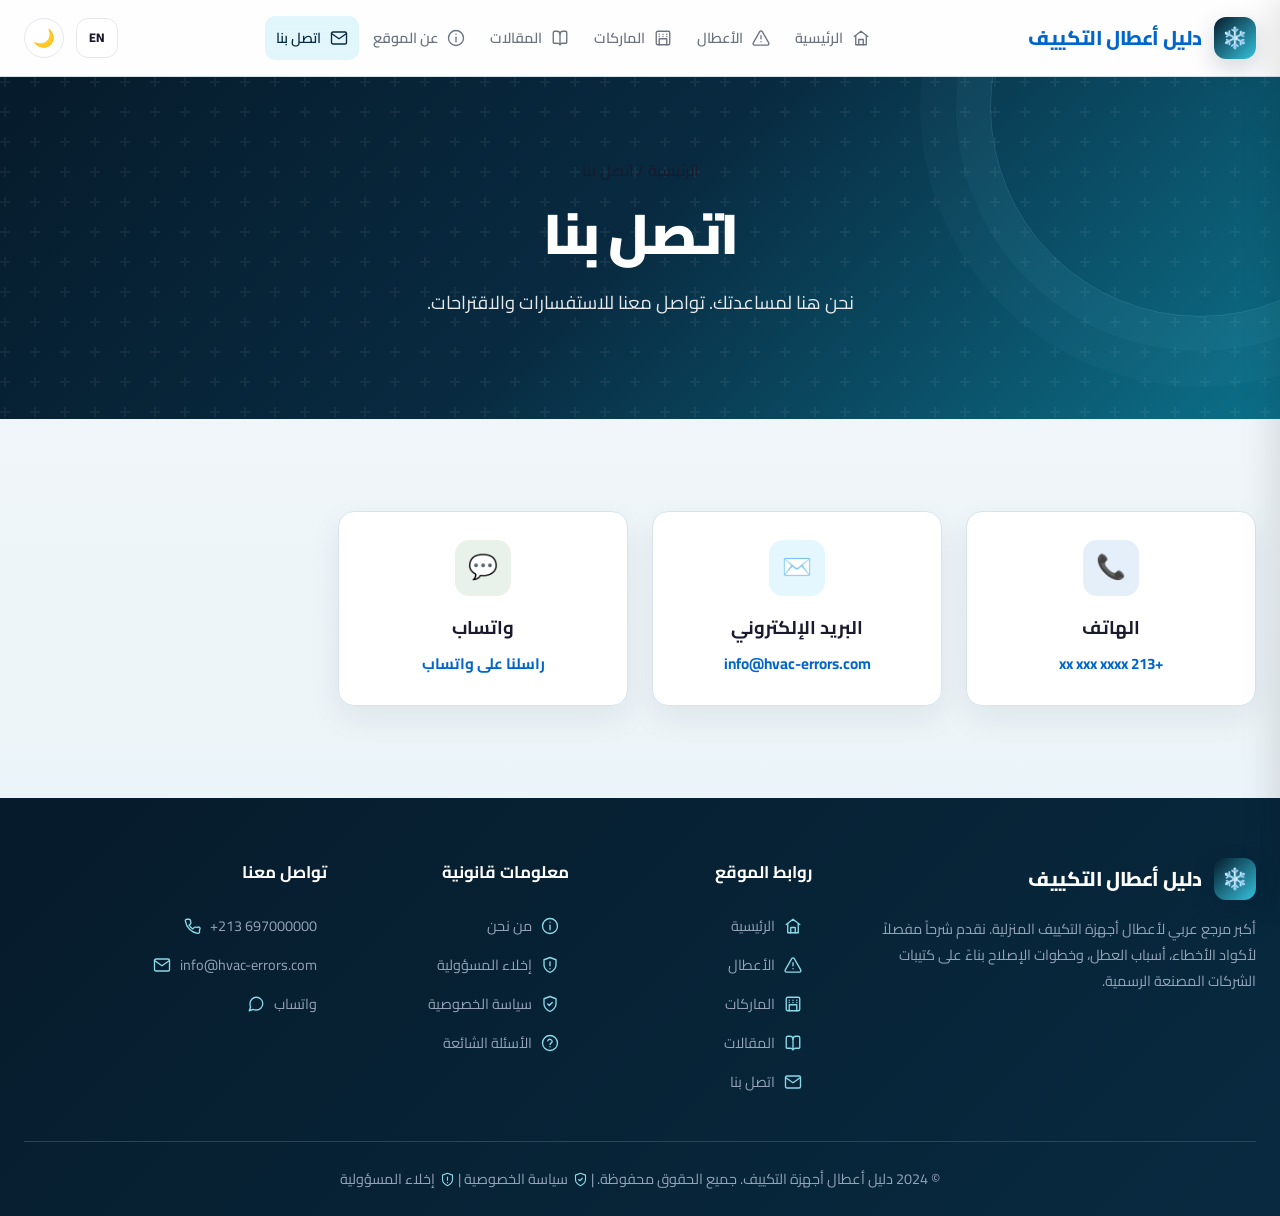
<file: contact.html>
<!DOCTYPE html>
<html lang="ar" dir="rtl" data-theme="light">

<head>
  <meta charset="UTF-8">
  <meta name="viewport" content="width=device-width, initial-scale=1.0">
  <title>اتصل بنا | دليل أعطال أجهزة التكييف</title>

  <meta name="description" content="تواصل مع فريق دليل أعطال التكييف عبر الهاتف أو البريد الإلكتروني أو واتساب للاستفسارات والاقتراحات وإضافة أكواد أعطال جديدة.">
  <meta name="keywords" content="اتصل بنا, تواصل معنا, دعم دليل الأعطال, واتساب التكييف, استفسار صيانة التكييف, اقتراح كود عطل">
  <link rel="canonical" href="https://imadtbn.github.io/hvac-errors/contact.html">
  <meta property="og:site_name" content="دليل أعطال أجهزة التكييف المنزلية">
  <meta property="og:title" content="اتصل بنا | دليل أعطال أجهزة التكييف">
  <meta property="og:description" content="تواصل مع فريق دليل أعطال التكييف عبر الهاتف أو البريد الإلكتروني أو واتساب للاستفسارات والاقتراحات وإضافة أكواد أعطال جديدة.">
  <meta property="og:type" content="website">
  <meta property="og:url" content="https://imadtbn.github.io/hvac-errors/contact.html">
  <meta property="og:image" content="https://imadtbn.github.io/hvac-errors/icons/icon-512x512.png">
  <meta property="og:locale" content="ar">
  <meta name="twitter:card" content="summary_large_image">
  <meta name="twitter:title" content="اتصل بنا | دليل أعطال أجهزة التكييف">
  <meta name="twitter:description" content="تواصل مع فريق دليل أعطال التكييف عبر الهاتف أو البريد الإلكتروني أو واتساب للاستفسارات والاقتراحات وإضافة أكواد أعطال جديدة.">
  <meta name="robots" content="index, follow, max-image-preview:large">
  <meta name="author" content="دليل أعطال أجهزة التكييف المنزلية">
  <link rel="manifest" href="manifest.webmanifest">
  <meta name="theme-color" content="#0066CC">
  <meta name="apple-mobile-web-app-capable" content="yes">
  <meta name="mobile-web-app-capable" content="yes">
  <meta name="apple-mobile-web-app-title" content="دليل الأعطال">
  <meta name="application-name" content="دليل أعطال التكييف">
  <script type="application/ld+json">
    {"@context": "https://schema.org", "@type": "ContactPage", "name": "اتصل بنا - دليل أعطال أجهزة التكييف", "url": "https://imadtbn.github.io/hvac-errors/contact.html", "inLanguage": "ar", "description": "تواصل مع فريق دليل أعطال التكييف عبر الهاتف أو البريد الإلكتروني أو واتساب.", "mainEntityOfPage": {"@type": "WebPage", "@id": "https://imadtbn.github.io/hvac-errors/contact.html"}}
  </script>
  <script type="application/ld+json">
    {"@context": "https://schema.org", "@type": "BreadcrumbList", "itemListElement": [{"@type": "ListItem", "position": 1, "name": "الرئيسية", "item": "https://imadtbn.github.io/hvac-errors/"},
     {"@type": "ListItem", "position": 2, "name": "اتصل بنا", "item": "https://imadtbn.github.io/hvac-errors/contact.html"}]}
  </script>

  <link rel="preconnect" href="https://fonts.googleapis.com">
  <link rel="preconnect" href="https://fonts.gstatic.com" crossorigin>
  <link
    href="https://fonts.googleapis.com/css2?family=Cairo:wght@400;600;700;800;900&family=Tajawal:wght@400;500;700;800;900&display=swap"
    rel="stylesheet">


  <!-- الأيقونة الأساسية للمتصفحات الحديثة (بصيغة PNG وبحجم 32x32) -->
  <link rel="icon" type="image/png" sizes="32x32" href="icons/favicon-32x32.png">

  <!-- أيقونة إضافية بحجم أصغر لشريط التبويب القديم (بحجم 16x16) -->
  <link rel="icon" type="image/png" sizes="16x16" href="icons/favicon-16x16.png">

  <!-- أيقونة خاصة بهواتف آيفون وأجهزة آيباد (Apple Touch Icon) -->
  <link rel="apple-touch-icon" sizes="180x180" href="icons/apple-touch-icon.png">

  <!-- لدعم متصفحات Internet Explorer القديمة (اختياري) -->
  <link rel="shortcut icon" type="image/x-icon" href="icons/favicon.ico">

  <!-- Styles -->
  <link rel="stylesheet" href="css/style.css">
<!-- Google AdSense -->
<link rel="stylesheet" href="css/site-upgrade.css?v=20260826">
  <meta property="og:image:alt" content="HVAC Error Codes Guide illustration">
  <meta name="twitter:image" content="https://imadtbn.github.io/hvac-errors/icons/icon-512x512.png">
  <link rel="alternate" hreflang="ar" data-static-hreflang="ar" href="https://imadtbn.github.io/hvac-errors/contact.html?lang=ar">
  <link rel="alternate" hreflang="en" data-static-hreflang="en" href="https://imadtbn.github.io/hvac-errors/contact.html?lang=en">
  <link rel="alternate" hreflang="x-default" data-static-hreflang="x-default" href="https://imadtbn.github.io/hvac-errors/contact.html?lang=ar">
  <script defer src="js/site-tags.js?v=20260828-gtm"></script>
</head>

<body>
  <!-- Google Tag Manager (noscript) -->
  <noscript><iframe src="https://www.googletagmanager.com/ns.html?id=GTM-TGKVQNZR" height="0" width="0" style="display:none;visibility:hidden"></iframe></noscript>
  <!-- End Google Tag Manager (noscript) -->

  <header class="header">
    <div class="header-inner">
      <a href="index.html" class="logo">
        <div class="logo-icon">❄️</div>
        <span>دليل أعطال التكييف</span>
      </a>
      <nav class="nav">
        <a href="index.html" class="nav-link">الرئيسية</a>
        <a href="errors.html" class="nav-link">الأعطال</a>
        <a href="brands.html" class="nav-link">الماركات</a>
        <a href="articles.html" class="nav-link">المقالات</a>
        <a href="about.html" class="nav-link">عن الموقع</a>
        <a href="contact.html" class="nav-link active">اتصل بنا</a>
      </nav>
      <div class="header-actions">
        <button class="btn-icon" id="themeToggle">🌙</button>
        <button class="btn-icon pwa-install-btn" id="hvacInstallBtn" title="تثبيت الموقع على جهازك" style="display:none">📲</button>
        <button class="btn-icon mobile-menu-btn" id="mobileMenuBtn">☰</button>
      </div>
    </div>
  </header>

  <!-- Mobile Menu -->
  <div class="mobile-overlay" id="mobileOverlay"></div>
  <nav class="mobile-nav" id="mobileNav">
    <a href="index.html">الرئيسية</a>
    <a href="errors.html">الأعطال</a>
    <a href="brands.html">الماركات</a>
    <a href="about.html">عن الموقع</a>
    <a href="contact.html">اتصل بنا</a>
  </nav>

  <section class="hero" style="padding: 80px 24px 60px;">
    <div class="hero-inner">
      <div class="breadcrumb" style="margin-bottom: 16px;">
        <a href="index.html">الرئيسية</a>
        <span>/</span>
        <span>اتصل بنا</span>
      </div>
      <h1>اتصل بنا</h1>
      <p>نحن هنا لمساعدتك. تواصل معنا للاستفسارات والاقتراحات.</p>
    </div>
  </section>
<section class="section">
    <div class="section-inner">
      <div class="card-grid">
        <div class="card" style="text-align: center;">
          <div class="card-icon" style="background: rgba(0,102,204,0.1); color: var(--primary); margin: 0 auto 16px;">📞
          </div>
          <h3>الهاتف</h3>
          <p style="margin-top: 8px;"><a href="tel:+213xxxxxxxxx" style="color: var(--primary); font-weight: 700;">+213
              xx xxx xxxx</a></p>
        </div>
        <div class="card" style="text-align: center;">
          <div class="card-icon" style="background: rgba(0,174,239,0.1); color: var(--secondary); margin: 0 auto 16px;">
            ✉️</div>
          <h3>البريد الإلكتروني</h3>
          <p style="margin-top: 8px;"><a href="mailto:info@hvac-errors.com"
              style="color: var(--primary); font-weight: 700;">info@hvac-errors.com</a></p>
        </div>
        <div class="card" style="text-align: center;">
          <div class="card-icon" style="background: rgba(46,125,50,0.1); color: var(--success); margin: 0 auto 16px;">💬
          </div>
          <h3>واتساب</h3>
          <p style="margin-top: 8px;"><a href="https://wa.me/213xxxxxxxxx" target="_blank"
              style="color: var(--primary); font-weight: 700;">راسلنا على واتساب</a></p>
        </div>
      </div>
    </div>

    <!-- إعلان داخل الخلاصة 02-->
</section>

  <!-- الإعلانات المتعددة 01-->
<!-- Footer -->

  <!-- إعلان اختياري؛ ضع هنا معرف الناشر ca-pub-xxxxxxxxxxxxxxxx ورقم الوحدة xxxxxxxx بعد اعتمادهما. -->
  <div class="ad-slot site-ad" data-ad-managed="true" aria-label="إعلان">
    <ins class="adsbygoogle"
      style="display:block"
      data-ad-client="ca-pub-xxxxxxxxxxxxxxxx"
      data-ad-slot="xxxxxxxx"
      data-ad-format="auto"
      data-full-width-responsive="true"></ins>
  </div>

  <footer class="footer">
    <div class="footer-inner">
      <div class="footer-grid">
        <div>
          <div class="logo" style="margin-bottom: 16px; color: white;">
            <div class="logo-icon">❄️</div>
            <span>دليل أعطال التكييف</span>
          </div>
          <p>أكبر مرجع عربي لأعطال أجهزة التكييف المنزلية. نقدم شرحاً مفصلاً لأكواد الأخطاء، أسباب العطل، وخطوات الإصلاح
            بناءً على كتيبات الشركات المصنعة الرسمية.</p>
        </div>
        <div>
          <h4>روابط الموقع</h4>
          <a href="index.html">الرئيسية</a>
          <a href="errors.html">الأعطال</a>
          <a href="brands.html">الماركات</a>
          <a href="articles.html">المقالات</a>
          <a href="contact.html">اتصل بنا</a>
        </div>
        <div>
          <h4>معلومات قانونية</h4>
          <a href="about.html">من نحن</a>
          <a href="disclaimer.html">إخلاء المسؤولية</a>
          <a href="privacy.html">سياسة الخصوصية</a>
          <a href="faq.html">الأسئلة الشائعة</a>
        </div>
        <div class="footer-contact">
          <h4>تواصل معنا</h4>
          <a href="tel:+213xxxxxxxxx">📞 +213 697000000</a>
          <a href="mailto:info@hvac-errors.com">✉️ info@hvac-errors.com</a>
          <a href="https://wa.me/213xxxxxxxxx" target="_blank">💬 واتساب</a>
        </div>
      </div>
      <div class="footer-bottom">
        <p>© 2024 دليل أعطال أجهزة التكييف. جميع الحقوق محفوظة. | <a href="privacy.html" style="display:inline;">سياسة
            الخصوصية</a> | <a href="disclaimer.html" style="display:inline;">إخلاء المسؤولية</a></p>
      </div>
    </div>


  </footer>
<button class="back-to-top" id="backToTop">↑</button>
  <script src="js/pwa.js?v=2"></script>
  <script src="js/main.js"></script>
  <script defer src="js/site-upgrade.js?v=01d5146"></script>
  <script defer src="js/analytics-events.js?v=01d5146"></script>
</body>

</html>
</file>
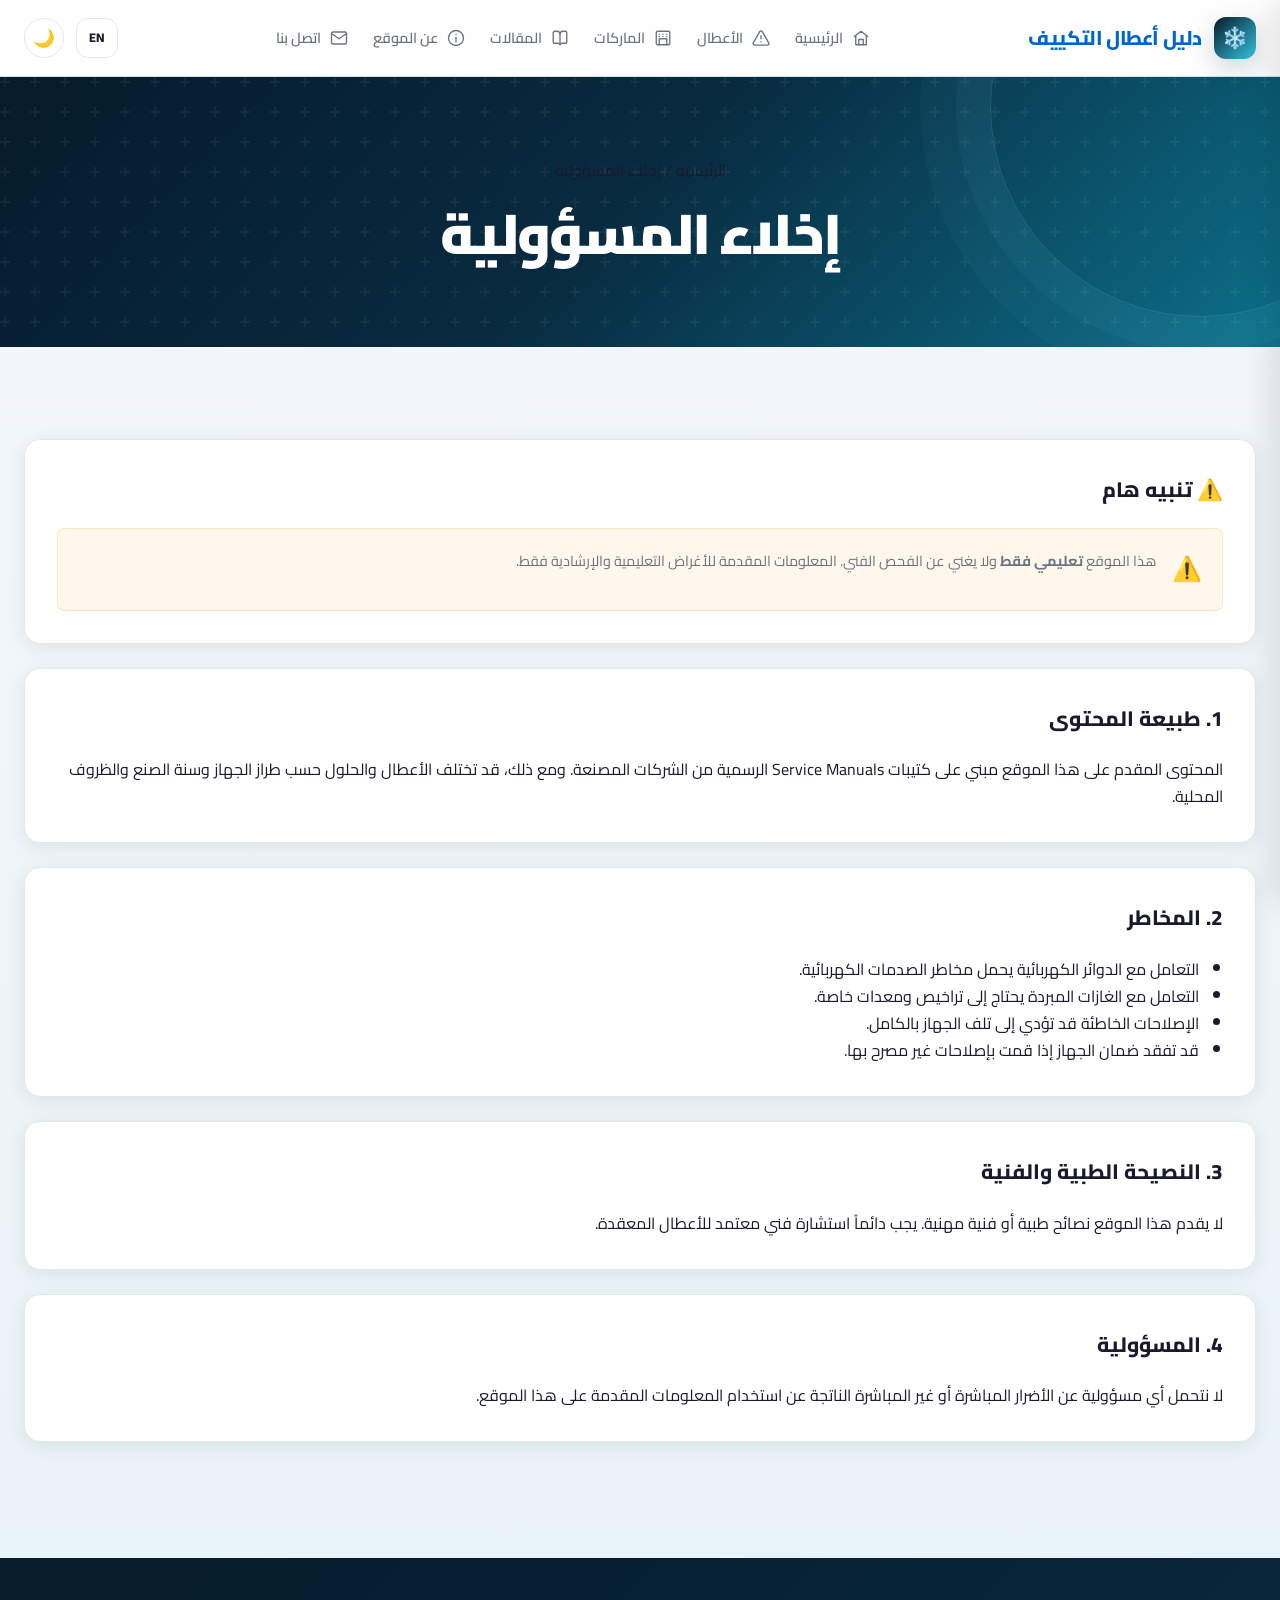
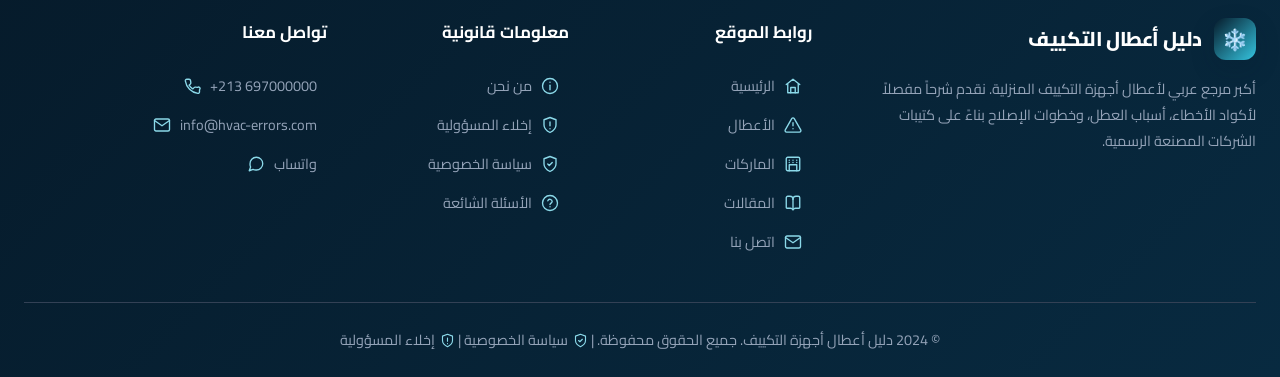
<file: disclaimer.html>
<!DOCTYPE html>
<html lang="ar" dir="rtl" data-theme="light">

<head>
  <meta charset="UTF-8">
  <meta name="viewport" content="width=device-width, initial-scale=1.0">
  <title>إخلاء المسؤولية | دليل أعطال أجهزة التكييف</title>

  <meta name="description" content="إخلاء مسؤولية موقع دليل أعطال التكييف: المحتوى تعليمي وإرشادي فقط ولا يغني عن الفحص الفني بواسطة فني معتمد للأعطال المعقدة.">
  <meta name="keywords" content="إخلاء المسؤولية, تنبيه, محتوى تعليمي, فني معتمد, تحذير صيانة التكييف, عدم التعويض">
  <link rel="canonical" href="https://imadtbn.github.io/hvac-errors/disclaimer.html">
  <meta property="og:site_name" content="دليل أعطال أجهزة التكييف المنزلية">
  <meta property="og:title" content="إخلاء المسؤولية | دليل أعطال أجهزة التكييف">
  <meta property="og:description" content="إخلاء مسؤولية موقع دليل أعطال التكييف: المحتوى تعليمي وإرشادي فقط ولا يغني عن الفحص الفني بواسطة فني معتمد للأعطال المعقدة.">
  <meta property="og:type" content="website">
  <meta property="og:url" content="https://imadtbn.github.io/hvac-errors/disclaimer.html">
  <meta property="og:image" content="https://imadtbn.github.io/hvac-errors/icons/icon-512x512.png">
  <meta property="og:locale" content="ar">
  <meta name="twitter:card" content="summary_large_image">
  <meta name="twitter:title" content="إخلاء المسؤولية | دليل أعطال أجهزة التكييف">
  <meta name="twitter:description" content="إخلاء مسؤولية موقع دليل أعطال التكييف: المحتوى تعليمي وإرشادي فقط ولا يغني عن الفحص الفني بواسطة فني معتمد للأعطال المعقدة.">
  <meta name="robots" content="index, follow, max-image-preview:large">
  <meta name="author" content="دليل أعطال أجهزة التكييف المنزلية">
  <link rel="manifest" href="manifest.webmanifest">
  <meta name="theme-color" content="#0066CC">
  <meta name="apple-mobile-web-app-capable" content="yes">
  <meta name="mobile-web-app-capable" content="yes">
  <meta name="apple-mobile-web-app-title" content="دليل الأعطال">
  <meta name="application-name" content="دليل أعطال التكييف">

  <link rel="preconnect" href="https://fonts.googleapis.com">
  <link rel="preconnect" href="https://fonts.gstatic.com" crossorigin>
  <link
    href="https://fonts.googleapis.com/css2?family=Cairo:wght@400;600;700;800;900&family=Tajawal:wght@400;500;700;800;900&display=swap"
    rel="stylesheet">


  <!-- الأيقونة الأساسية للمتصفحات الحديثة (بصيغة PNG وبحجم 32x32) -->
  <link rel="icon" type="image/png" sizes="32x32" href="icons/favicon-32x32.png">

  <!-- أيقونة إضافية بحجم أصغر لشريط التبويب القديم (بحجم 16x16) -->
  <link rel="icon" type="image/png" sizes="16x16" href="icons/favicon-16x16.png">

  <!-- أيقونة خاصة بهواتف آيفون وأجهزة آيباد (Apple Touch Icon) -->
  <link rel="apple-touch-icon" sizes="180x180" href="icons/apple-touch-icon.png">

  <!-- لدعم متصفحات Internet Explorer القديمة (اختياري) -->
  <link rel="shortcut icon" type="image/x-icon" href="icons/favicon.ico">


  <!-- Styles -->
  <link rel="stylesheet" href="css/style.css">
<!-- Google AdSense -->
<link rel="stylesheet" href="css/site-upgrade.css?v=20260826">
  <meta property="og:image:alt" content="HVAC Error Codes Guide illustration">
  <meta name="twitter:image" content="https://imadtbn.github.io/hvac-errors/icons/icon-512x512.png">
  <link rel="alternate" hreflang="ar" data-static-hreflang="ar" href="https://imadtbn.github.io/hvac-errors/disclaimer.html?lang=ar">
  <link rel="alternate" hreflang="en" data-static-hreflang="en" href="https://imadtbn.github.io/hvac-errors/disclaimer.html?lang=en">
  <link rel="alternate" hreflang="x-default" data-static-hreflang="x-default" href="https://imadtbn.github.io/hvac-errors/disclaimer.html?lang=ar">
  <script defer src="js/site-tags.js?v=20260828-gtm"></script>
</head>

<body>
  <!-- Google Tag Manager (noscript) -->
  <noscript><iframe src="https://www.googletagmanager.com/ns.html?id=GTM-TGKVQNZR" height="0" width="0" style="display:none;visibility:hidden"></iframe></noscript>
  <!-- End Google Tag Manager (noscript) -->

  <header class="header">
    <div class="header-inner">
      <a href="index.html" class="logo">
        <div class="logo-icon">❄️</div>
        <span>دليل أعطال التكييف</span>
      </a>
      <nav class="nav">
        <a href="index.html" class="nav-link">الرئيسية</a>
        <a href="errors.html" class="nav-link">الأعطال</a>
        <a href="brands.html" class="nav-link">الماركات</a>
        <a href="articles.html" class="nav-link">المقالات</a>
        <a href="about.html" class="nav-link">عن الموقع</a>
        <a href="contact.html" class="nav-link">اتصل بنا</a>
      </nav>
      <div class="header-actions">
        <button class="btn-icon" id="themeToggle">🌙</button>
        <button class="btn-icon pwa-install-btn" id="hvacInstallBtn" title="تثبيت الموقع على جهازك" style="display:none">📲</button>
        <button class="btn-icon mobile-menu-btn" id="mobileMenuBtn">☰</button>
      </div>
    </div>
  </header>

  <!-- Mobile Menu -->
  <div class="mobile-overlay" id="mobileOverlay"></div>
  <nav class="mobile-nav" id="mobileNav">
    <a href="index.html">الرئيسية</a>
    <a href="errors.html">الأعطال</a>
    <a href="brands.html">الماركات</a>
    <a href="about.html">عن الموقع</a>
    <a href="contact.html">اتصل بنا</a>
  </nav>

  <section class="hero" style="padding: 80px 24px 60px;">
    <div class="hero-inner">
      <div class="breadcrumb" style="margin-bottom: 16px;">
        <a href="index.html">الرئيسية</a>
        <span>/</span>
        <span>إخلاء المسؤولية</span>
      </div>
      <h1>إخلاء المسؤولية</h1>
    </div>
  </section>
<section class="section">
    <div class="section-inner">
      <div class="detail-section">
        <h2>⚠️ تنبيه هام</h2>
        <div class="warning-box">
          <span class="icon">⚠️</span>
          <div>
            <p>هذا الموقع <strong>تعليمي فقط</strong> ولا يغني عن الفحص الفني. المعلومات المقدمة للأغراض التعليمية
              والإرشادية فقط.</p>
          </div>
        </div>
      </div>
      <div class="detail-section">
        <h2>1. طبيعة المحتوى</h2>
        <p>المحتوى المقدم على هذا الموقع مبني على كتيبات Service Manuals الرسمية من الشركات المصنعة. ومع ذلك، قد تختلف
          الأعطال والحلول حسب طراز الجهاز وسنة الصنع والظروف المحلية.</p>
      </div>
      <div class="detail-section">
        <h2>2. المخاطر</h2>
        <ul style="padding-right: 24px; list-style: disc;">
          <li>التعامل مع الدوائر الكهربائية يحمل مخاطر الصدمات الكهربائية.</li>
          <li>التعامل مع الغازات المبردة يحتاج إلى تراخيص ومعدات خاصة.</li>
          <li>الإصلاحات الخاطئة قد تؤدي إلى تلف الجهاز بالكامل.</li>
          <li>قد تفقد ضمان الجهاز إذا قمت بإصلاحات غير مصرح بها.</li>
        </ul>
      </div>
      <div class="detail-section">
        <h2>3. النصيحة الطبية والفنية</h2>
        <p>لا يقدم هذا الموقع نصائح طبية أو فنية مهنية. يجب دائماً استشارة فني معتمد للأعطال المعقدة.</p>
      </div>
      <div class="detail-section">
        <h2>4. المسؤولية</h2>
        <p>لا نتحمل أي مسؤولية عن الأضرار المباشرة أو غير المباشرة الناتجة عن استخدام المعلومات المقدمة على هذا الموقع.
        </p>
      </div>
    </div>

    <!-- إعلان داخل الخلاصة 02-->
</section>

  <!-- الإعلانات المتعددة 01-->
<!-- Footer -->

  <!-- إعلان اختياري؛ ضع هنا معرف الناشر ca-pub-xxxxxxxxxxxxxxxx ورقم الوحدة xxxxxxxx بعد اعتمادهما. -->
  <div class="ad-slot site-ad" data-ad-managed="true" aria-label="إعلان">
    <ins class="adsbygoogle"
      style="display:block"
      data-ad-client="ca-pub-xxxxxxxxxxxxxxxx"
      data-ad-slot="xxxxxxxx"
      data-ad-format="auto"
      data-full-width-responsive="true"></ins>
  </div>

  <footer class="footer">
    <div class="footer-inner">
      <div class="footer-grid">
        <div>
          <div class="logo" style="margin-bottom: 16px; color: white;">
            <div class="logo-icon">❄️</div>
            <span>دليل أعطال التكييف</span>
          </div>
          <p>أكبر مرجع عربي لأعطال أجهزة التكييف المنزلية. نقدم شرحاً مفصلاً لأكواد الأخطاء، أسباب العطل، وخطوات الإصلاح
            بناءً على كتيبات الشركات المصنعة الرسمية.</p>
        </div>
        <div>
          <h4>روابط الموقع</h4>
          <a href="index.html">الرئيسية</a>
          <a href="errors.html">الأعطال</a>
          <a href="brands.html">الماركات</a>
          <a href="articles.html">المقالات</a>
          <a href="contact.html">اتصل بنا</a>
        </div>
        <div>
          <h4>معلومات قانونية</h4>
          <a href="about.html">من نحن</a>
          <a href="disclaimer.html">إخلاء المسؤولية</a>
          <a href="privacy.html">سياسة الخصوصية</a>
          <a href="faq.html">الأسئلة الشائعة</a>
        </div>
        <div class="footer-contact">
          <h4>تواصل معنا</h4>
          <a href="tel:+213xxxxxxxxx">📞 +213 697000000</a>
          <a href="mailto:info@hvac-errors.com">✉️ info@hvac-errors.com</a>
          <a href="https://wa.me/213xxxxxxxxx" target="_blank">💬 واتساب</a>
        </div>
      </div>
      <div class="footer-bottom">
        <p>© 2024 دليل أعطال أجهزة التكييف. جميع الحقوق محفوظة. | <a href="privacy.html" style="display:inline;">سياسة
            الخصوصية</a> | <a href="disclaimer.html" style="display:inline;">إخلاء المسؤولية</a></p>
      </div>
    </div>


  </footer>
<button class="back-to-top" id="backToTop">↑</button>
  <script src="js/pwa.js?v=2"></script>
  <script src="js/main.js"></script>
  <script defer src="js/site-upgrade.js?v=01d5146"></script>
  <script defer src="js/analytics-events.js?v=01d5146"></script>
</body>

</html>
</file>
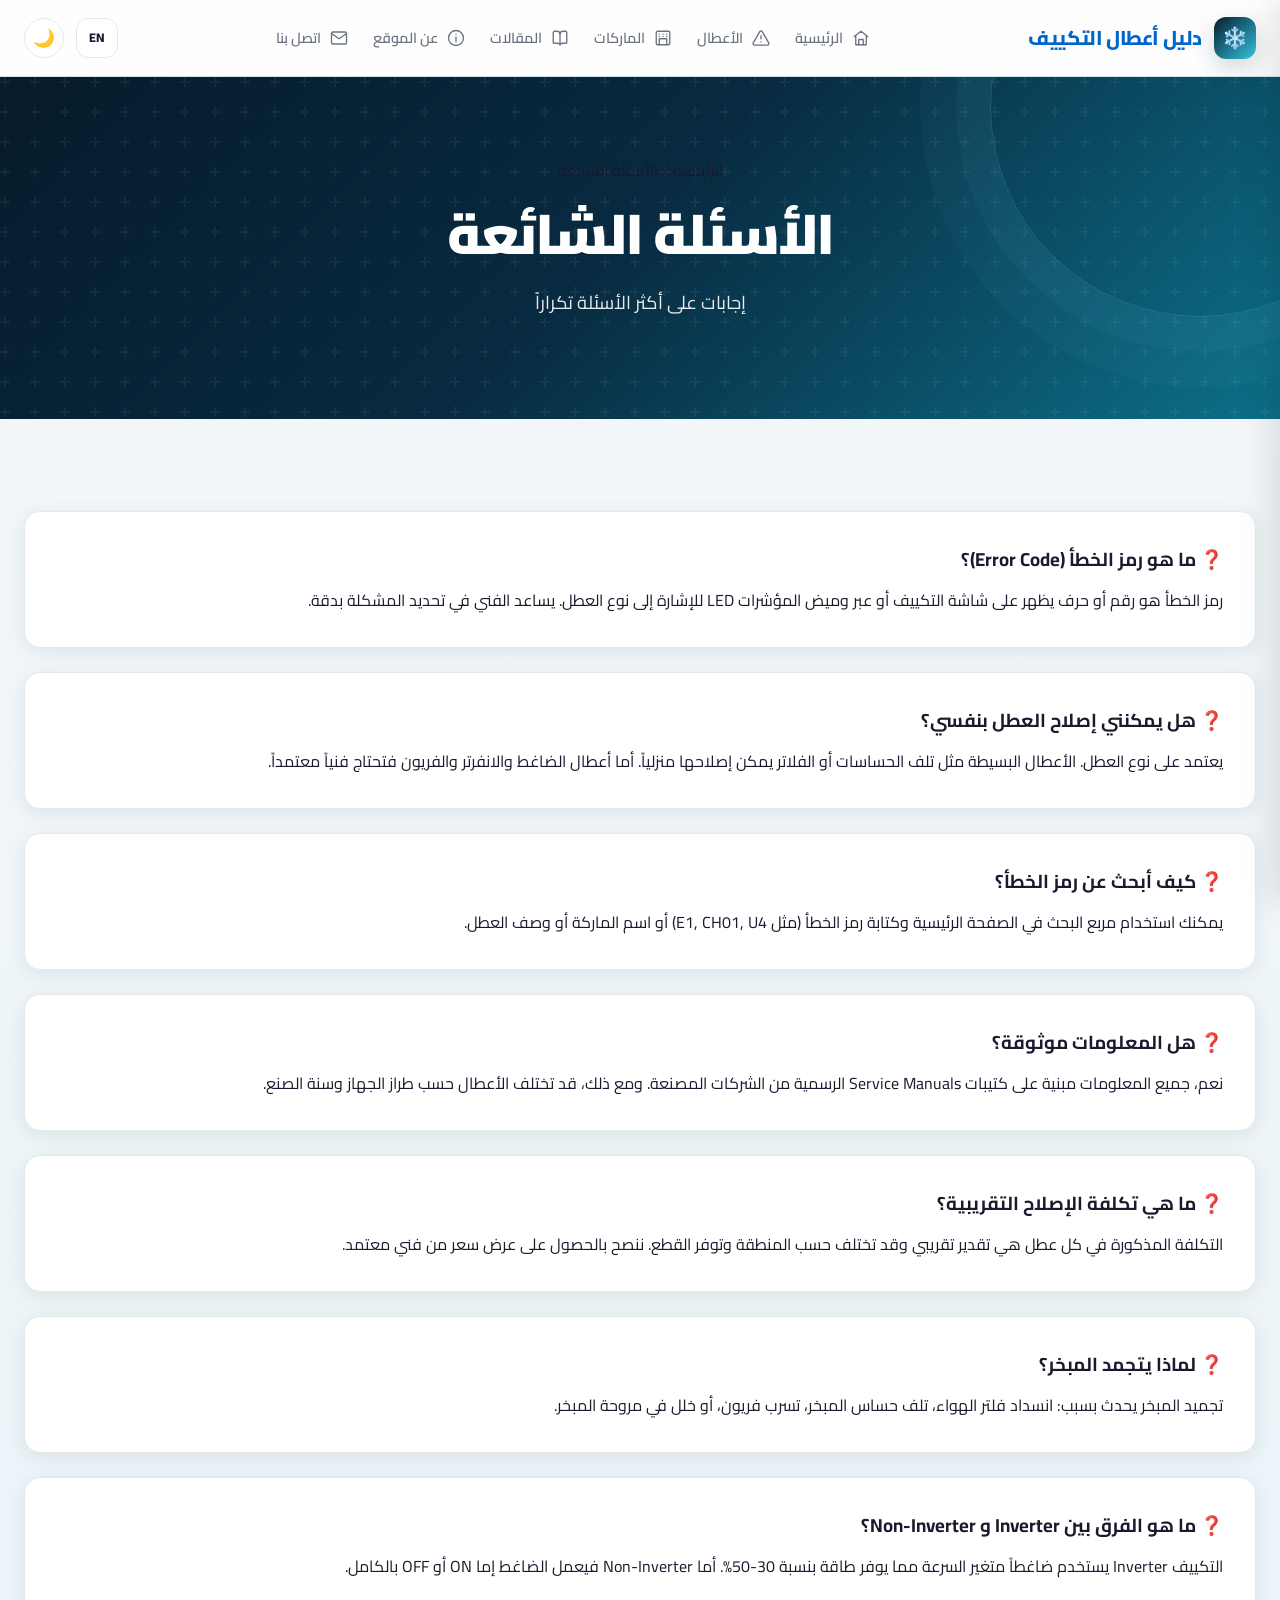
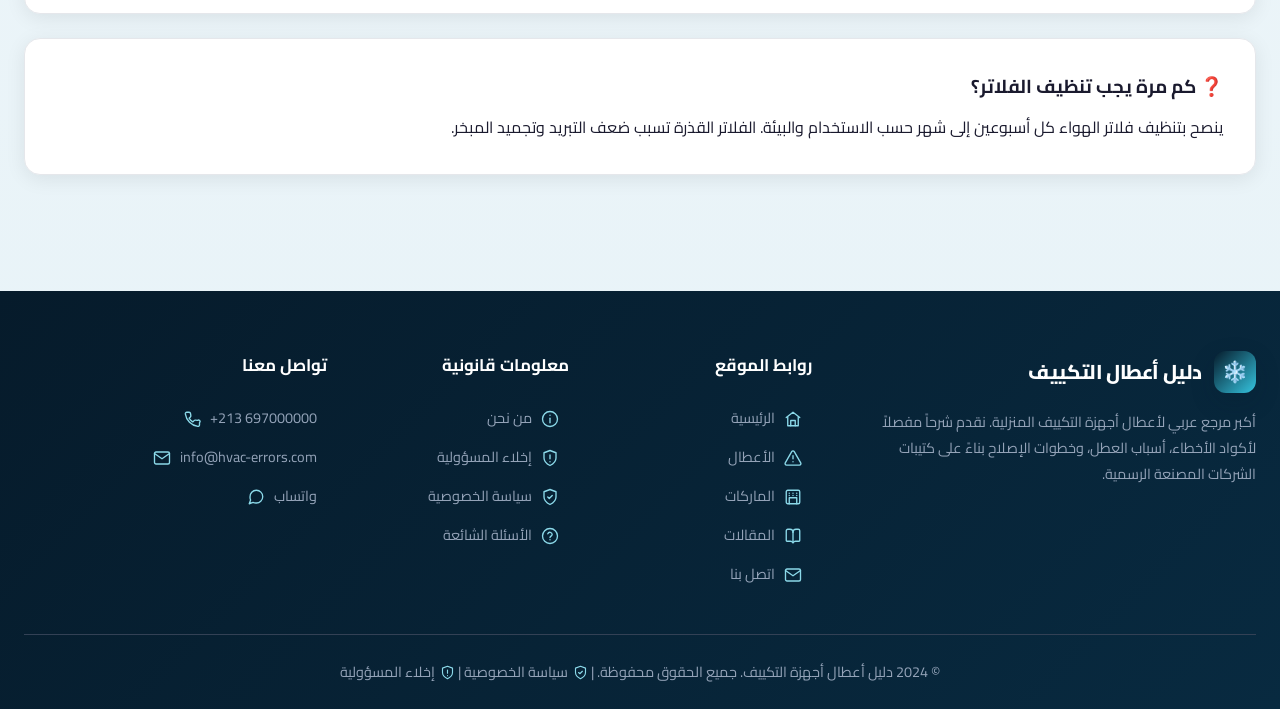
<file: faq.html>
<!DOCTYPE html>
<html lang="ar" dir="rtl" data-theme="light">

<head>
  <meta charset="UTF-8">
  <meta name="viewport" content="width=device-width, initial-scale=1.0">
  <title>الأسئلة الشائعة | دليل أعطال أجهزة التكييف</title>

  <meta name="description" content="إجابات على الأسئلة الأكثر شيوعاً حول أكواد أخطاء التكييف: ما معنى رمز الخطأ، هل يمكن الإصلاح المنزلي، تكلفة الإصلاح، الفرق بين الانفرتر والعادي، ومدة تنظيف الفلاتر.">
  <meta name="keywords" content="أسئلة شائعة التكييف, رموز الأخطاء, الإصلاح المنزلي للمكيف, تكلفة إصلاح التكييف, الفرق بين انفرتر وعادي, تنظيف فلاتر المكيف, تجميد المبخر">
  <link rel="canonical" href="https://imadtbn.github.io/hvac-errors/faq.html">
  <meta property="og:site_name" content="دليل أعطال أجهزة التكييف المنزلية">
  <meta property="og:title" content="الأسئلة الشائعة | أكواد أعطال التكييف وصيانته">
  <meta property="og:description" content="إجابات على الأسئلة الأكثر شيوعاً حول أكواد أخطاء التكييف: ما معنى رمز الخطأ، هل يمكن الإصلاح المنزلي، تكلفة الإصلاح، الفرق بين الانفرتر والعادي، ومدة تنظيف الفلاتر.">
  <meta property="og:type" content="website">
  <meta property="og:url" content="https://imadtbn.github.io/hvac-errors/faq.html">
  <meta property="og:image" content="https://imadtbn.github.io/hvac-errors/icons/icon-512x512.png">
  <meta property="og:locale" content="ar">
  <meta name="twitter:card" content="summary_large_image">
  <meta name="twitter:title" content="الأسئلة الشائعة | أكواد أعطال التكييف وصيانته">
  <meta name="twitter:description" content="إجابات على الأسئلة الأكثر شيوعاً حول أكواد أخطاء التكييف: ما معنى رمز الخطأ، هل يمكن الإصلاح المنزلي، تكلفة الإصلاح، الفرق بين الانفرتر والعادي، ومدة تنظيف الفلاتر.">
  <meta name="robots" content="index, follow, max-image-preview:large">
  <meta name="author" content="دليل أعطال أجهزة التكييف المنزلية">
  <link rel="manifest" href="manifest.webmanifest">
  <meta name="theme-color" content="#0066CC">
  <meta name="apple-mobile-web-app-capable" content="yes">
  <meta name="mobile-web-app-capable" content="yes">
  <meta name="apple-mobile-web-app-title" content="دليل الأعطال">
  <meta name="application-name" content="دليل أعطال التكييف">
  <script type="application/ld+json">
    {"@context": "https://schema.org", "@type": "FAQPage", "mainEntity": [{"@type": "Question", "name": "ما هو رمز الخطأ (Error Code)؟", "acceptedAnswer": {"@type": "Answer", "text": "رمز الخطأ هو رقم أو حرف يظهر على شاشة التكييف أو عبر وميض المؤشرات LED للإشارة إلى نوع العطل. يساعد الفني في تحديد المشكلة بدقة."}},
     {"@type": "Question", "name": "هل يمكنني إصلاح العطل بنفسي؟", "acceptedAnswer": {"@type": "Answer", "text": "يعتمد على نوع العطل. الأعطال البسيطة مثل تلف الحساسات أو الفلاتر يمكن إصلاحها منزلياً. أما أعطال الضاغط والانفرتر والفريون فتحتاج فنياً معتمداً."}},
     {"@type": "Question", "name": "كيف أبحث عن رمز الخطأ؟", "acceptedAnswer": {"@type": "Answer", "text": "يمكنك استخدام مربع البحث في الصفحة الرئيسية وكتابة رمز الخطأ (مثل E1, CH01, U4) أو اسم الماركة أو وصف العطل."}},
     {"@type": "Question", "name": "هل المعلومات موثوقة؟", "acceptedAnswer": {"@type": "Answer", "text": "نعم، جميع المعلومات مبنية على كتيبات Service Manuals الرسمية من الشركات المصنعة. ومع ذلك، قد تختلف الأعطال حسب طراز الجهاز وسنة الصنع."}},
     {"@type": "Question", "name": "ما هي تكلفة الإصلاح التقريبية؟", "acceptedAnswer": {"@type": "Answer", "text": "التكلفة المذكورة في كل عطل هي تقدير تقريبي وقد تختلف حسب المنطقة وتوفر القطع. ننصح بالحصول على عرض سعر من فني معتمد."}},
     {"@type": "Question", "name": "لماذا يتجمد المبخر؟", "acceptedAnswer": {"@type": "Answer", "text": "تجميد المبخر يحدث بسبب: انسداد فلتر الهواء، تلف حساس المبخر، تسرب فريون، أو خلل في مروحة المبخر."}},
     {"@type": "Question", "name": "ما هو الفرق بين Inverter و Non-Inverter؟", "acceptedAnswer": {"@type": "Answer", "text": "التكييف Inverter يستخدم ضاغطاً متغير السرعة مما يوفر طاقة بنسبة 30-50%. أما Non-Inverter فيعمل الضاغط إما ON أو OFF بالكامل."}},
     {"@type": "Question", "name": "كم مرة يجب تنظيف الفلاتر؟", "acceptedAnswer": {"@type": "Answer", "text": "ينصح بتنظيف فلاتر الهواء كل أسبوعين إلى شهر حسب الاستخدام والبيئة. الفلاتر القذرة تسبب ضعف التبريد وتجميد المبخر."}}]}
  </script>
  <script type="application/ld+json">
    {"@context": "https://schema.org", "@type": "BreadcrumbList", "itemListElement": [{"@type": "ListItem", "position": 1, "name": "الرئيسية", "item": "https://imadtbn.github.io/hvac-errors/"},
     {"@type": "ListItem", "position": 2, "name": "الأسئلة الشائعة", "item": "https://imadtbn.github.io/hvac-errors/faq.html"}]}
  </script>

  <link rel="preconnect" href="https://fonts.googleapis.com">
  <link rel="preconnect" href="https://fonts.gstatic.com" crossorigin>
  <link
    href="https://fonts.googleapis.com/css2?family=Cairo:wght@400;600;700;800;900&family=Tajawal:wght@400;500;700;800;900&display=swap"
    rel="stylesheet">


  <!-- الأيقونة الأساسية للمتصفحات الحديثة (بصيغة PNG وبحجم 32x32) -->
  <link rel="icon" type="image/png" sizes="32x32" href="icons/favicon-32x32.png">

  <!-- أيقونة إضافية بحجم أصغر لشريط التبويب القديم (بحجم 16x16) -->
  <link rel="icon" type="image/png" sizes="16x16" href="icons/favicon-16x16.png">

  <!-- أيقونة خاصة بهواتف آيفون وأجهزة آيباد (Apple Touch Icon) -->
  <link rel="apple-touch-icon" sizes="180x180" href="icons/apple-touch-icon.png">

  <!-- لدعم متصفحات Internet Explorer القديمة (اختياري) -->
  <link rel="shortcut icon" type="image/x-icon" href="icons/favicon.ico">


  <!-- Styles -->
  <link rel="stylesheet" href="css/style.css">
<!-- Google AdSense -->
<link rel="stylesheet" href="css/site-upgrade.css?v=20260826">
  <meta property="og:image:alt" content="HVAC Error Codes Guide illustration">
  <meta name="twitter:image" content="https://imadtbn.github.io/hvac-errors/icons/icon-512x512.png">
  <link rel="alternate" hreflang="ar" data-static-hreflang="ar" href="https://imadtbn.github.io/hvac-errors/faq.html?lang=ar">
  <link rel="alternate" hreflang="en" data-static-hreflang="en" href="https://imadtbn.github.io/hvac-errors/faq.html?lang=en">
  <link rel="alternate" hreflang="x-default" data-static-hreflang="x-default" href="https://imadtbn.github.io/hvac-errors/faq.html?lang=ar">
  <script defer src="js/site-tags.js?v=20260828-gtm"></script>
</head>

<body>
  <!-- Google Tag Manager (noscript) -->
  <noscript><iframe src="https://www.googletagmanager.com/ns.html?id=GTM-TGKVQNZR" height="0" width="0" style="display:none;visibility:hidden"></iframe></noscript>
  <!-- End Google Tag Manager (noscript) -->

  <header class="header">
    <div class="header-inner">
      <a href="index.html" class="logo">
        <div class="logo-icon">❄️</div>
        <span>دليل أعطال التكييف</span>
      </a>
      <nav class="nav">
        <a href="index.html" class="nav-link">الرئيسية</a>
        <a href="errors.html" class="nav-link">الأعطال</a>
        <a href="brands.html" class="nav-link">الماركات</a>
        <a href="articles.html" class="nav-link">المقالات</a>
        <a href="about.html" class="nav-link">عن الموقع</a>
        <a href="contact.html" class="nav-link">اتصل بنا</a>
      </nav>
      <div class="header-actions">
        <button class="btn-icon" id="themeToggle">🌙</button>
        <button class="btn-icon pwa-install-btn" id="hvacInstallBtn" title="تثبيت الموقع على جهازك" style="display:none">📲</button>
        <button class="btn-icon mobile-menu-btn" id="mobileMenuBtn">☰</button>
      </div>
    </div>
  </header>

  <!-- Mobile Menu -->
  <div class="mobile-overlay" id="mobileOverlay"></div>
  <nav class="mobile-nav" id="mobileNav">
    <a href="index.html">الرئيسية</a>
    <a href="errors.html">الأعطال</a>
    <a href="brands.html">الماركات</a>
    <a href="about.html">عن الموقع</a>
    <a href="contact.html">اتصل بنا</a>
  </nav>

  <section class="hero" style="padding: 80px 24px 60px;">
    <div class="hero-inner">
      <div class="breadcrumb" style="margin-bottom: 16px;">
        <a href="index.html">الرئيسية</a>
        <span>/</span>
        <span>الأسئلة الشائعة</span>
      </div>
      <h1>الأسئلة الشائعة</h1>
      <p>إجابات على أكثر الأسئلة تكراراً</p>
    </div>
  </section>
<section class="section">
    <div class="section-inner">
      <div class="detail-section">
        <h3>❓ ما هو رمز الخطأ (Error Code)؟</h3>
        <p style="margin-top: 12px;">رمز الخطأ هو رقم أو حرف يظهر على شاشة التكييف أو عبر وميض المؤشرات LED للإشارة إلى
          نوع العطل. يساعد الفني في تحديد المشكلة بدقة.</p>
      </div>
      <div class="detail-section">
        <h3>❓ هل يمكنني إصلاح العطل بنفسي؟</h3>
        <p style="margin-top: 12px;">يعتمد على نوع العطل. الأعطال البسيطة مثل تلف الحساسات أو الفلاتر يمكن إصلاحها
          منزلياً. أما أعطال الضاغط والانفرتر والفريون فتحتاج فنياً معتمداً.</p>
      </div>
      <div class="detail-section">
        <h3>❓ كيف أبحث عن رمز الخطأ؟</h3>
        <p style="margin-top: 12px;">يمكنك استخدام مربع البحث في الصفحة الرئيسية وكتابة رمز الخطأ (مثل E1, CH01, U4) أو
          اسم الماركة أو وصف العطل.</p>
      </div>
      <div class="detail-section">
        <h3>❓ هل المعلومات موثوقة؟</h3>
        <p style="margin-top: 12px;">نعم، جميع المعلومات مبنية على كتيبات Service Manuals الرسمية من الشركات المصنعة.
          ومع ذلك، قد تختلف الأعطال حسب طراز الجهاز وسنة الصنع.</p>
      </div>
      <div class="detail-section">
        <h3>❓ ما هي تكلفة الإصلاح التقريبية؟</h3>
        <p style="margin-top: 12px;">التكلفة المذكورة في كل عطل هي تقدير تقريبي وقد تختلف حسب المنطقة وتوفر القطع. ننصح
          بالحصول على عرض سعر من فني معتمد.</p>
      </div>
      <div class="detail-section">
        <h3>❓ لماذا يتجمد المبخر؟</h3>
        <p style="margin-top: 12px;">تجميد المبخر يحدث بسبب: انسداد فلتر الهواء، تلف حساس المبخر، تسرب فريون، أو خلل في
          مروحة المبخر.</p>
      </div>
      <div class="detail-section">
        <h3>❓ ما هو الفرق بين Inverter و Non-Inverter؟</h3>
        <p style="margin-top: 12px;">التكييف Inverter يستخدم ضاغطاً متغير السرعة مما يوفر طاقة بنسبة 30-50%. أما
          Non-Inverter فيعمل الضاغط إما ON أو OFF بالكامل.</p>
      </div>
      <div class="detail-section">
        <h3>❓ كم مرة يجب تنظيف الفلاتر؟</h3>
        <p style="margin-top: 12px;">ينصح بتنظيف فلاتر الهواء كل أسبوعين إلى شهر حسب الاستخدام والبيئة. الفلاتر القذرة
          تسبب ضعف التبريد وتجميد المبخر.</p>
      </div>
    </div>

    <!-- إعلان داخل الخلاصة 02-->
</section>

  <!-- الإعلانات المتعددة 01-->
<!-- Footer -->

  <!-- إعلان اختياري؛ ضع هنا معرف الناشر ca-pub-xxxxxxxxxxxxxxxx ورقم الوحدة xxxxxxxx بعد اعتمادهما. -->
  <div class="ad-slot site-ad" data-ad-managed="true" aria-label="إعلان">
    <ins class="adsbygoogle"
      style="display:block"
      data-ad-client="ca-pub-xxxxxxxxxxxxxxxx"
      data-ad-slot="xxxxxxxx"
      data-ad-format="auto"
      data-full-width-responsive="true"></ins>
  </div>

  <footer class="footer">
    <div class="footer-inner">
      <div class="footer-grid">
        <div>
          <div class="logo" style="margin-bottom: 16px; color: white;">
            <div class="logo-icon">❄️</div>
            <span>دليل أعطال التكييف</span>
          </div>
          <p>أكبر مرجع عربي لأعطال أجهزة التكييف المنزلية. نقدم شرحاً مفصلاً لأكواد الأخطاء، أسباب العطل، وخطوات الإصلاح
            بناءً على كتيبات الشركات المصنعة الرسمية.</p>
        </div>
        <div>
          <h4>روابط الموقع</h4>
          <a href="index.html">الرئيسية</a>
          <a href="errors.html">الأعطال</a>
          <a href="brands.html">الماركات</a>
          <a href="articles.html">المقالات</a>
          <a href="contact.html">اتصل بنا</a>
        </div>
        <div>
          <h4>معلومات قانونية</h4>
          <a href="about.html">من نحن</a>
          <a href="disclaimer.html">إخلاء المسؤولية</a>
          <a href="privacy.html">سياسة الخصوصية</a>
          <a href="faq.html">الأسئلة الشائعة</a>
        </div>
        <div class="footer-contact">
          <h4>تواصل معنا</h4>
          <a href="tel:+213xxxxxxxxx">📞 +213 697000000</a>
          <a href="mailto:info@hvac-errors.com">✉️ info@hvac-errors.com</a>
          <a href="https://wa.me/213xxxxxxxxx" target="_blank">💬 واتساب</a>
        </div>
      </div>
      <div class="footer-bottom">
        <p>© 2024 دليل أعطال أجهزة التكييف. جميع الحقوق محفوظة. | <a href="privacy.html" style="display:inline;">سياسة
            الخصوصية</a> | <a href="disclaimer.html" style="display:inline;">إخلاء المسؤولية</a></p>
      </div>
    </div>


  </footer>
<button class="back-to-top" id="backToTop">↑</button>
  <script src="js/pwa.js?v=2"></script>
  <script src="js/main.js"></script>
  <script defer src="js/site-upgrade.js?v=01d5146"></script>
  <script defer src="js/analytics-events.js?v=01d5146"></script>
</body>

</html>
</file>
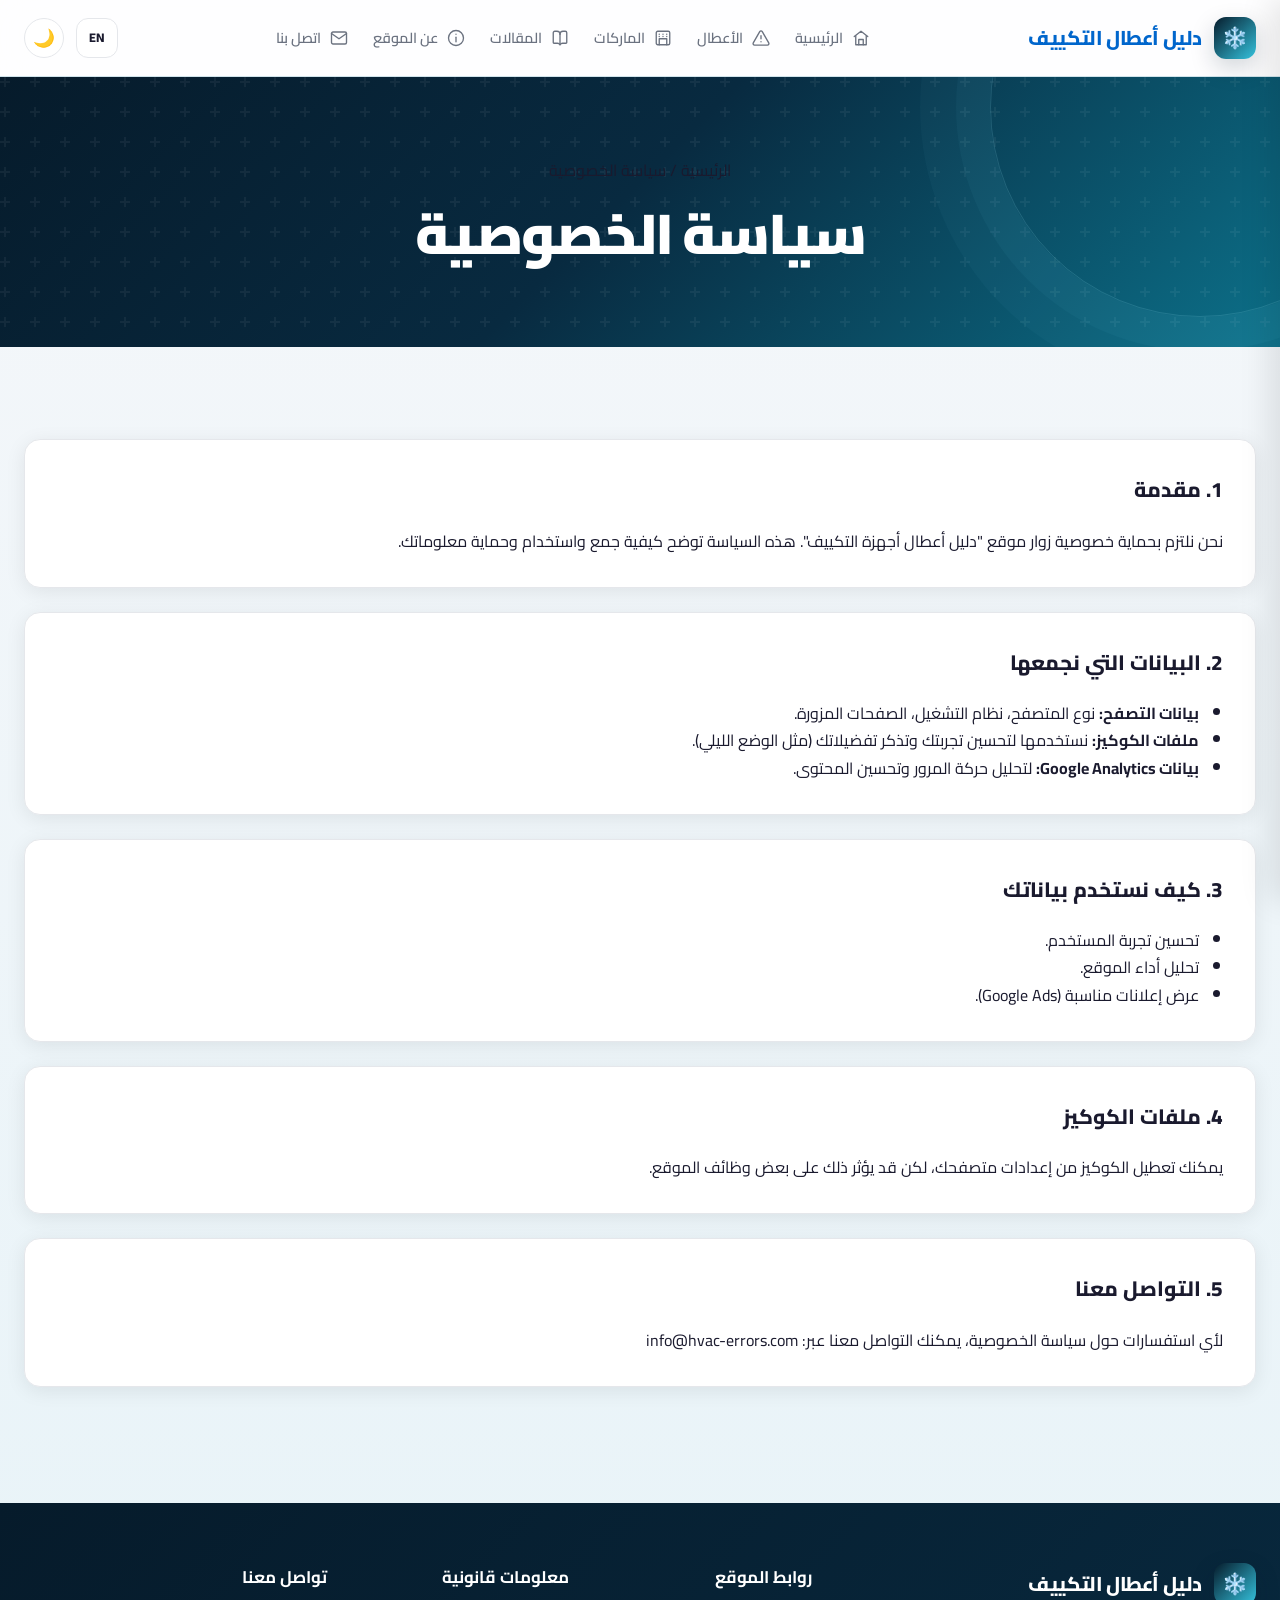
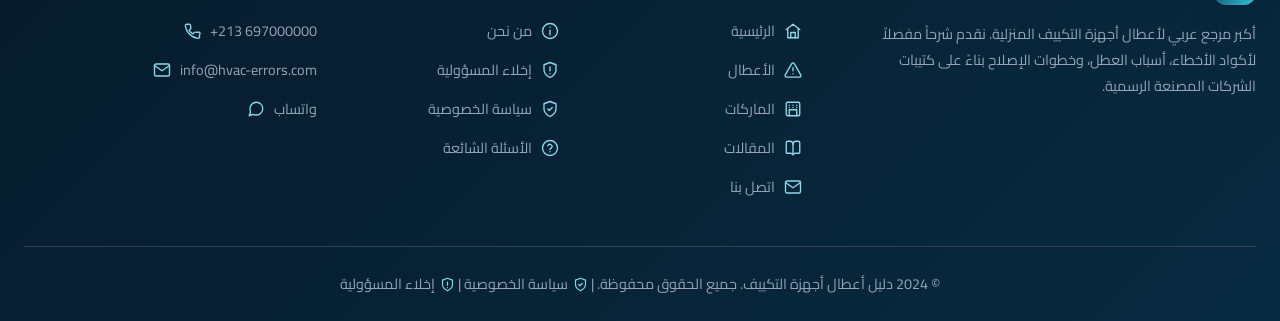
<file: privacy.html>
<!DOCTYPE html>
<html lang="ar" dir="rtl" data-theme="light">

<head>
  <meta charset="UTF-8">
  <meta name="viewport" content="width=device-width, initial-scale=1.0">
  <title>سياسة الخصوصية | دليل أعطال أجهزة التكييف</title>

  <meta name="description" content="سياسة الخصوصية لموقع دليل أعطال التكييف: ما البيانات التي نجمعها، استخدام ملفات تعريف الارتباط (Cookies)، وإعلانات Google AdSense والتحليلات.">
  <meta name="keywords" content="سياسة الخصوصية, ملفات تعريف الارتباط, Google AdSense, Google Analytics, حماية البيانات, خصوصية الموقع">
  <link rel="canonical" href="https://imadtbn.github.io/hvac-errors/privacy.html">
  <meta property="og:site_name" content="دليل أعطال أجهزة التكييف المنزلية">
  <meta property="og:title" content="سياسة الخصوصية | دليل أعطال أجهزة التكييف">
  <meta property="og:description" content="سياسة الخصوصية لموقع دليل أعطال التكييف: ما البيانات التي نجمعها، استخدام ملفات تعريف الارتباط (Cookies)، وإعلانات Google AdSense والتحليلات.">
  <meta property="og:type" content="website">
  <meta property="og:url" content="https://imadtbn.github.io/hvac-errors/privacy.html">
  <meta property="og:image" content="https://imadtbn.github.io/hvac-errors/icons/icon-512x512.png">
  <meta property="og:locale" content="ar">
  <meta name="twitter:card" content="summary_large_image">
  <meta name="twitter:title" content="سياسة الخصوصية | دليل أعطال أجهزة التكييف">
  <meta name="twitter:description" content="سياسة الخصوصية لموقع دليل أعطال التكييف: ما البيانات التي نجمعها، استخدام ملفات تعريف الارتباط (Cookies)، وإعلانات Google AdSense والتحليلات.">
  <meta name="robots" content="index, follow, max-image-preview:large">
  <meta name="author" content="دليل أعطال أجهزة التكييف المنزلية">
  <link rel="manifest" href="manifest.webmanifest">
  <meta name="theme-color" content="#0066CC">
  <meta name="apple-mobile-web-app-capable" content="yes">
  <meta name="mobile-web-app-capable" content="yes">
  <meta name="apple-mobile-web-app-title" content="دليل الأعطال">
  <meta name="application-name" content="دليل أعطال التكييف">
  <script type="application/ld+json">
    {"@context": "https://schema.org", "@type": "PrivacyPolicy", "name": "سياسة الخصوصية - دليل أعطال أجهزة التكييف", "url": "https://imadtbn.github.io/hvac-errors/privacy.html", "inLanguage": "ar", "dateModified": "2026-08-14"}
  </script>
  <script type="application/ld+json">
    {"@context": "https://schema.org", "@type": "BreadcrumbList", "itemListElement": [{"@type": "ListItem", "position": 1, "name": "الرئيسية", "item": "https://imadtbn.github.io/hvac-errors/"},
     {"@type": "ListItem", "position": 2, "name": "سياسة الخصوصية", "item": "https://imadtbn.github.io/hvac-errors/privacy.html"}]}
  </script>

  <link rel="preconnect" href="https://fonts.googleapis.com">
  <link rel="preconnect" href="https://fonts.gstatic.com" crossorigin>
  <link
    href="https://fonts.googleapis.com/css2?family=Cairo:wght@400;600;700;800;900&family=Tajawal:wght@400;500;700;800;900&display=swap"
    rel="stylesheet">


  <!-- الأيقونة الأساسية للمتصفحات الحديثة (بصيغة PNG وبحجم 32x32) -->
  <link rel="icon" type="image/png" sizes="32x32" href="icons/favicon-32x32.png">

  <!-- أيقونة إضافية بحجم أصغر لشريط التبويب القديم (بحجم 16x16) -->
  <link rel="icon" type="image/png" sizes="16x16" href="icons/favicon-16x16.png">

  <!-- أيقونة خاصة بهواتف آيفون وأجهزة آيباد (Apple Touch Icon) -->
  <link rel="apple-touch-icon" sizes="180x180" href="icons/apple-touch-icon.png">

  <!-- لدعم متصفحات Internet Explorer القديمة (اختياري) -->
  <link rel="shortcut icon" type="image/x-icon" href="icons/favicon.ico">


  <!-- Styles -->
  <link rel="stylesheet" href="css/style.css">
<!-- Google AdSense -->
<link rel="stylesheet" href="css/site-upgrade.css?v=20260826">
  <meta property="og:image:alt" content="HVAC Error Codes Guide illustration">
  <meta name="twitter:image" content="https://imadtbn.github.io/hvac-errors/icons/icon-512x512.png">
  <link rel="alternate" hreflang="ar" data-static-hreflang="ar" href="https://imadtbn.github.io/hvac-errors/privacy.html?lang=ar">
  <link rel="alternate" hreflang="en" data-static-hreflang="en" href="https://imadtbn.github.io/hvac-errors/privacy.html?lang=en">
  <link rel="alternate" hreflang="x-default" data-static-hreflang="x-default" href="https://imadtbn.github.io/hvac-errors/privacy.html?lang=ar">
  <script defer src="js/site-tags.js?v=20260828-gtm"></script>
</head>

<body>
  <!-- Google Tag Manager (noscript) -->
  <noscript><iframe src="https://www.googletagmanager.com/ns.html?id=GTM-TGKVQNZR" height="0" width="0" style="display:none;visibility:hidden"></iframe></noscript>
  <!-- End Google Tag Manager (noscript) -->

  <header class="header">
    <div class="header-inner">
      <a href="index.html" class="logo">
        <div class="logo-icon">❄️</div>
        <span>دليل أعطال التكييف</span>
      </a>
      <nav class="nav">
        <a href="index.html" class="nav-link active">الرئيسية</a>
        <a href="errors.html" class="nav-link">الأعطال</a>
        <a href="brands.html" class="nav-link">الماركات</a>
        <a href="articles.html" class="nav-link">المقالات</a>
        <a href="about.html" class="nav-link">عن الموقع</a>
        <a href="contact.html" class="nav-link">اتصل بنا</a>
      </nav>
      <div class="header-actions">
        <button class="btn-icon" id="themeToggle">🌙</button>
        <button class="btn-icon pwa-install-btn" id="hvacInstallBtn" title="تثبيت الموقع على جهازك" style="display:none">📲</button>
        <button class="btn-icon mobile-menu-btn" id="mobileMenuBtn">☰</button>
      </div>
    </div>
  </header>

  <!-- Mobile Menu -->
  <div class="mobile-overlay" id="mobileOverlay"></div>
  <nav class="mobile-nav" id="mobileNav">
    <a href="index.html">الرئيسية</a>
    <a href="errors.html">الأعطال</a>
    <a href="brands.html">الماركات</a>
    <a href="about.html">عن الموقع</a>
    <a href="contact.html">اتصل بنا</a>
  </nav>

  <section class="hero" style="padding: 80px 24px 60px;">
    <div class="hero-inner">
      <div class="breadcrumb" style="margin-bottom: 16px;">
        <a href="index.html">الرئيسية</a>
        <span>/</span>
        <span>سياسة الخصوصية</span>
      </div>
      <h1>سياسة الخصوصية</h1>
    </div>
  </section>
<section class="section">
    <div class="section-inner">
      <div class="detail-section">
        <h2>1. مقدمة</h2>
        <p>نحن نلتزم بحماية خصوصية زوار موقع "دليل أعطال أجهزة التكييف". هذه السياسة توضح كيفية جمع واستخدام وحماية
          معلوماتك.</p>
      </div>
      <div class="detail-section">
        <h2>2. البيانات التي نجمعها</h2>
        <ul style="padding-right: 24px; list-style: disc;">
          <li><strong>بيانات التصفح:</strong> نوع المتصفح، نظام التشغيل، الصفحات المزورة.</li>
          <li><strong>ملفات الكوكيز:</strong> نستخدمها لتحسين تجربتك وتذكر تفضيلاتك (مثل الوضع الليلي).</li>
          <li><strong>بيانات Google Analytics:</strong> لتحليل حركة المرور وتحسين المحتوى.</li>
        </ul>
      </div>
      <div class="detail-section">
        <h2>3. كيف نستخدم بياناتك</h2>
        <ul style="padding-right: 24px; list-style: disc;">
          <li>تحسين تجربة المستخدم.</li>
          <li>تحليل أداء الموقع.</li>
          <li>عرض إعلانات مناسبة (Google Ads).</li>
        </ul>
      </div>

      <!-- إعلان داخل الخلاصة 02-->
<div class="detail-section">
        <h2>4. ملفات الكوكيز</h2>
        <p>يمكنك تعطيل الكوكيز من إعدادات متصفحك، لكن قد يؤثر ذلك على بعض وظائف الموقع.</p>
      </div>
      <div class="detail-section">
        <h2>5. التواصل معنا</h2>
        <p>لأي استفسارات حول سياسة الخصوصية، يمكنك التواصل معنا عبر: <a
            href="mailto:info@hvac-errors.com">info@hvac-errors.com</a></p>
      </div>
    </div>
  </section>

  <!-- الإعلانات المتعددة 01-->
<!-- Footer -->

  <!-- إعلان اختياري؛ ضع هنا معرف الناشر ca-pub-xxxxxxxxxxxxxxxx ورقم الوحدة xxxxxxxx بعد اعتمادهما. -->
  <div class="ad-slot site-ad" data-ad-managed="true" aria-label="إعلان">
    <ins class="adsbygoogle"
      style="display:block"
      data-ad-client="ca-pub-xxxxxxxxxxxxxxxx"
      data-ad-slot="xxxxxxxx"
      data-ad-format="auto"
      data-full-width-responsive="true"></ins>
  </div>

  <footer class="footer">
    <div class="footer-inner">
      <div class="footer-grid">
        <div>
          <div class="logo" style="margin-bottom: 16px; color: white;">
            <div class="logo-icon">❄️</div>
            <span>دليل أعطال التكييف</span>
          </div>
          <p>أكبر مرجع عربي لأعطال أجهزة التكييف المنزلية. نقدم شرحاً مفصلاً لأكواد الأخطاء، أسباب العطل، وخطوات الإصلاح
            بناءً على كتيبات الشركات المصنعة الرسمية.</p>
        </div>
        <div>
          <h4>روابط الموقع</h4>
          <a href="index.html">الرئيسية</a>
          <a href="errors.html">الأعطال</a>
          <a href="brands.html">الماركات</a>
          <a href="articles.html">المقالات</a>
          <a href="contact.html">اتصل بنا</a>
        </div>
        <div>
          <h4>معلومات قانونية</h4>
          <a href="about.html">من نحن</a>
          <a href="disclaimer.html">إخلاء المسؤولية</a>
          <a href="privacy.html">سياسة الخصوصية</a>
          <a href="faq.html">الأسئلة الشائعة</a>
        </div>
        <div class="footer-contact">
          <h4>تواصل معنا</h4>
          <a href="tel:+213xxxxxxxxx">📞 +213 697000000</a>
          <a href="mailto:info@hvac-errors.com">✉️ info@hvac-errors.com</a>
          <a href="https://wa.me/213xxxxxxxxx" target="_blank">💬 واتساب</a>
        </div>
      </div>
      <div class="footer-bottom">
        <p>© 2024 دليل أعطال أجهزة التكييف. جميع الحقوق محفوظة. | <a href="privacy.html" style="display:inline;">سياسة
            الخصوصية</a> | <a href="disclaimer.html" style="display:inline;">إخلاء المسؤولية</a></p>
      </div>
    </div>


  </footer>
<button class="back-to-top" id="backToTop">↑</button>
  <script src="js/pwa.js?v=2"></script>
  <script src="js/main.js"></script>
  <script defer src="js/site-upgrade.js?v=01d5146"></script>
  <script defer src="js/analytics-events.js?v=01d5146"></script>
</body>

</html>
</file>
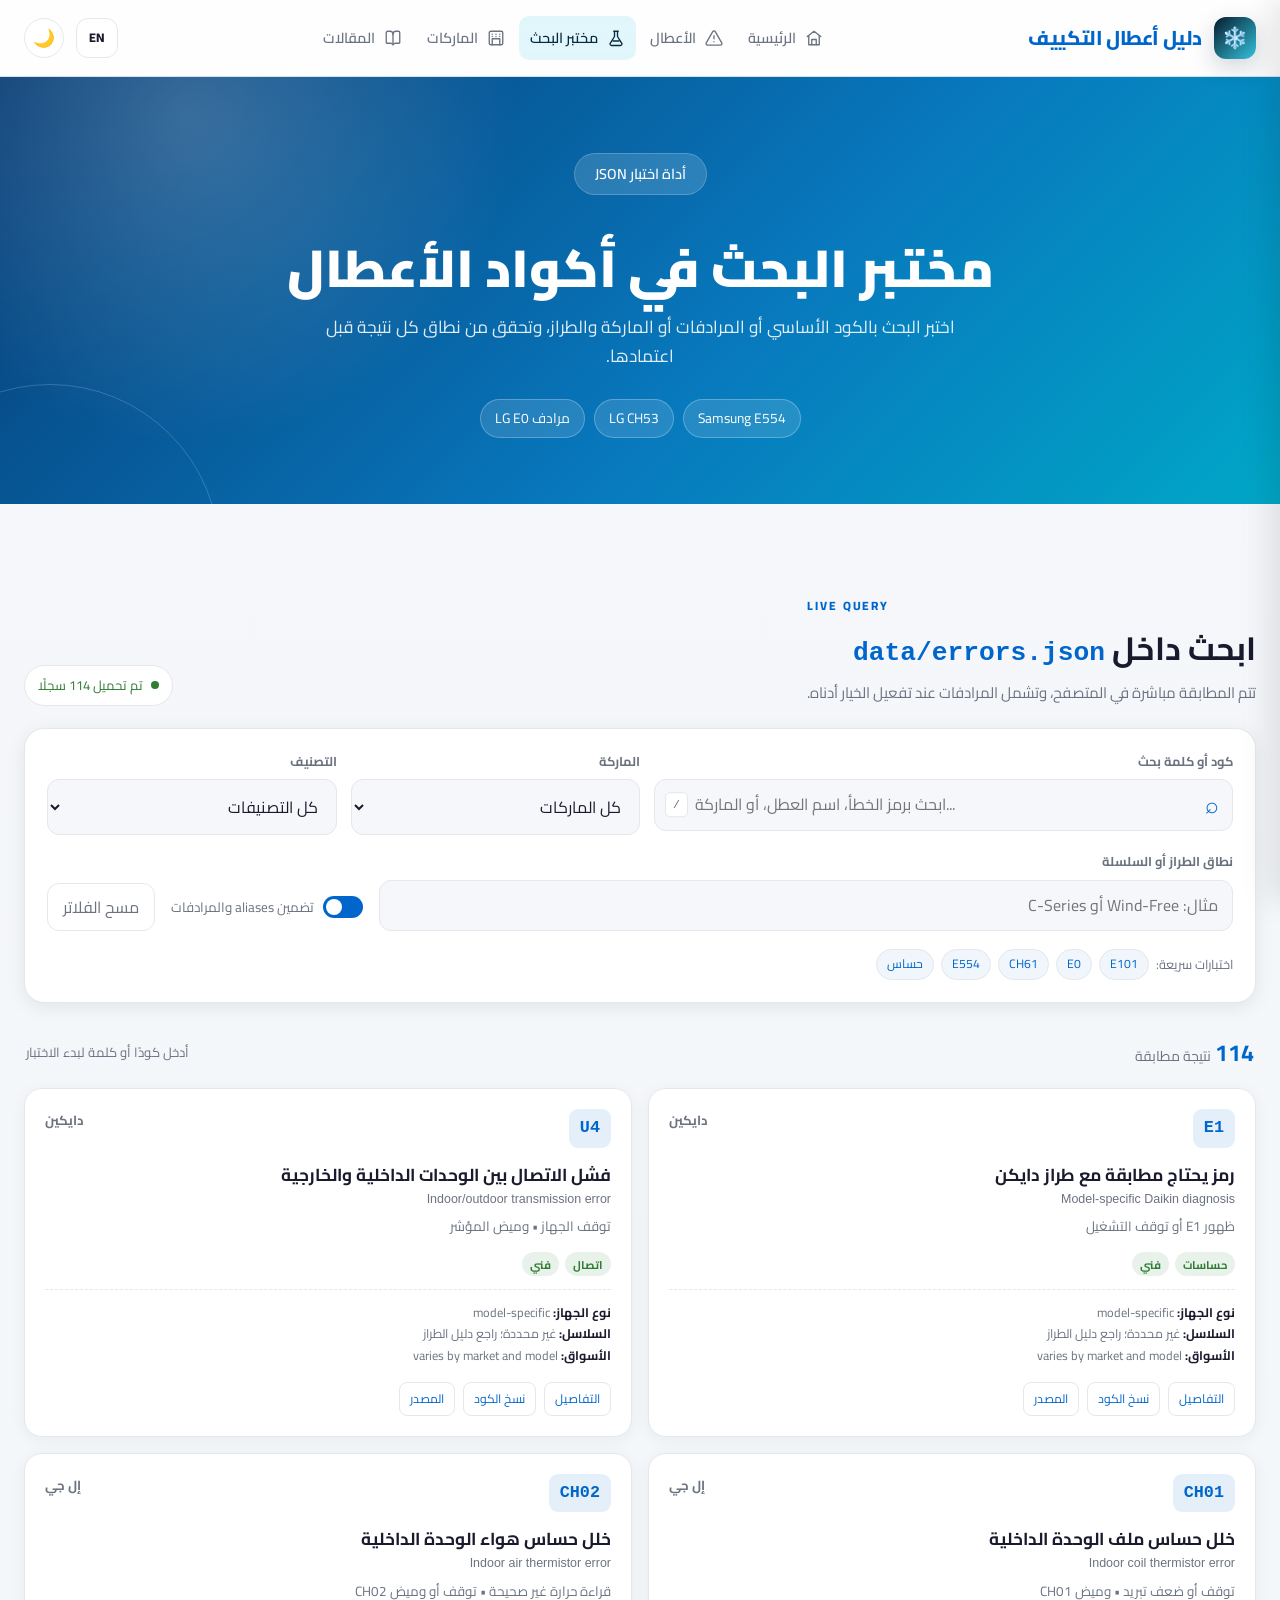
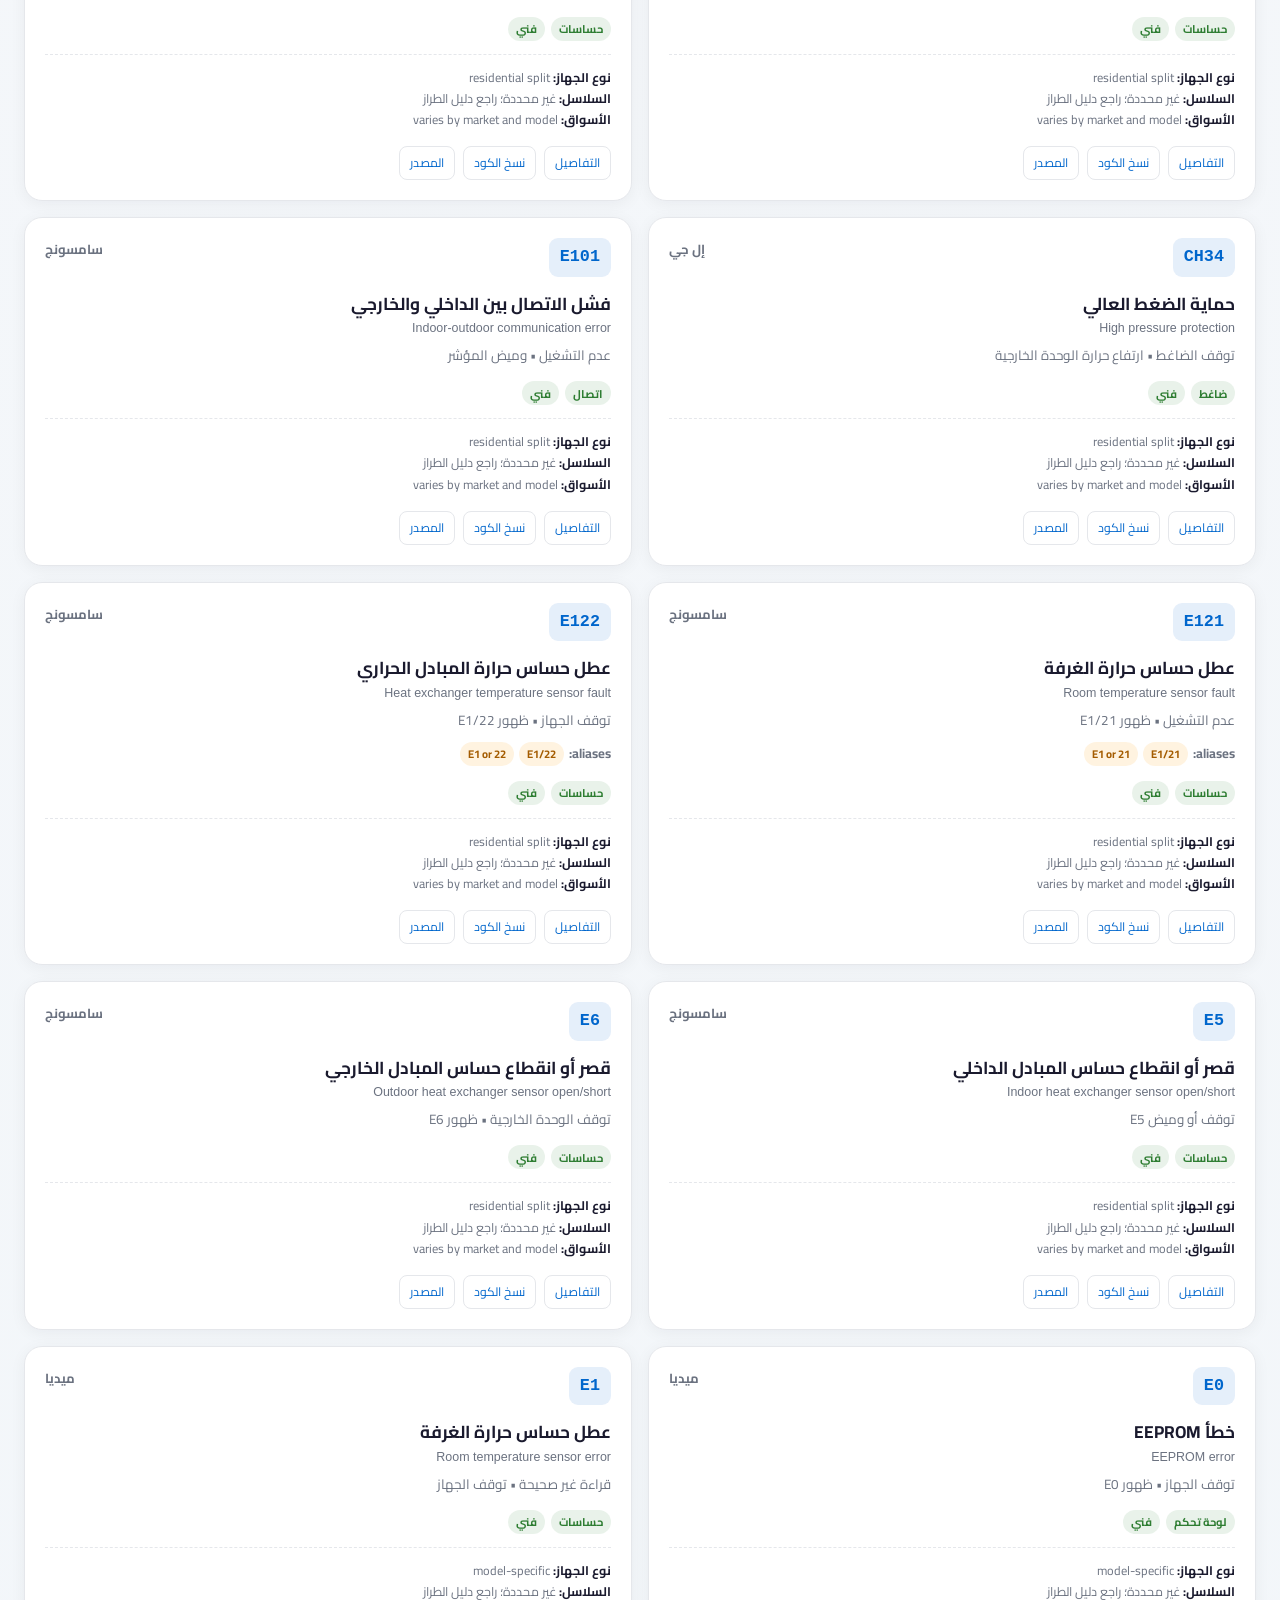
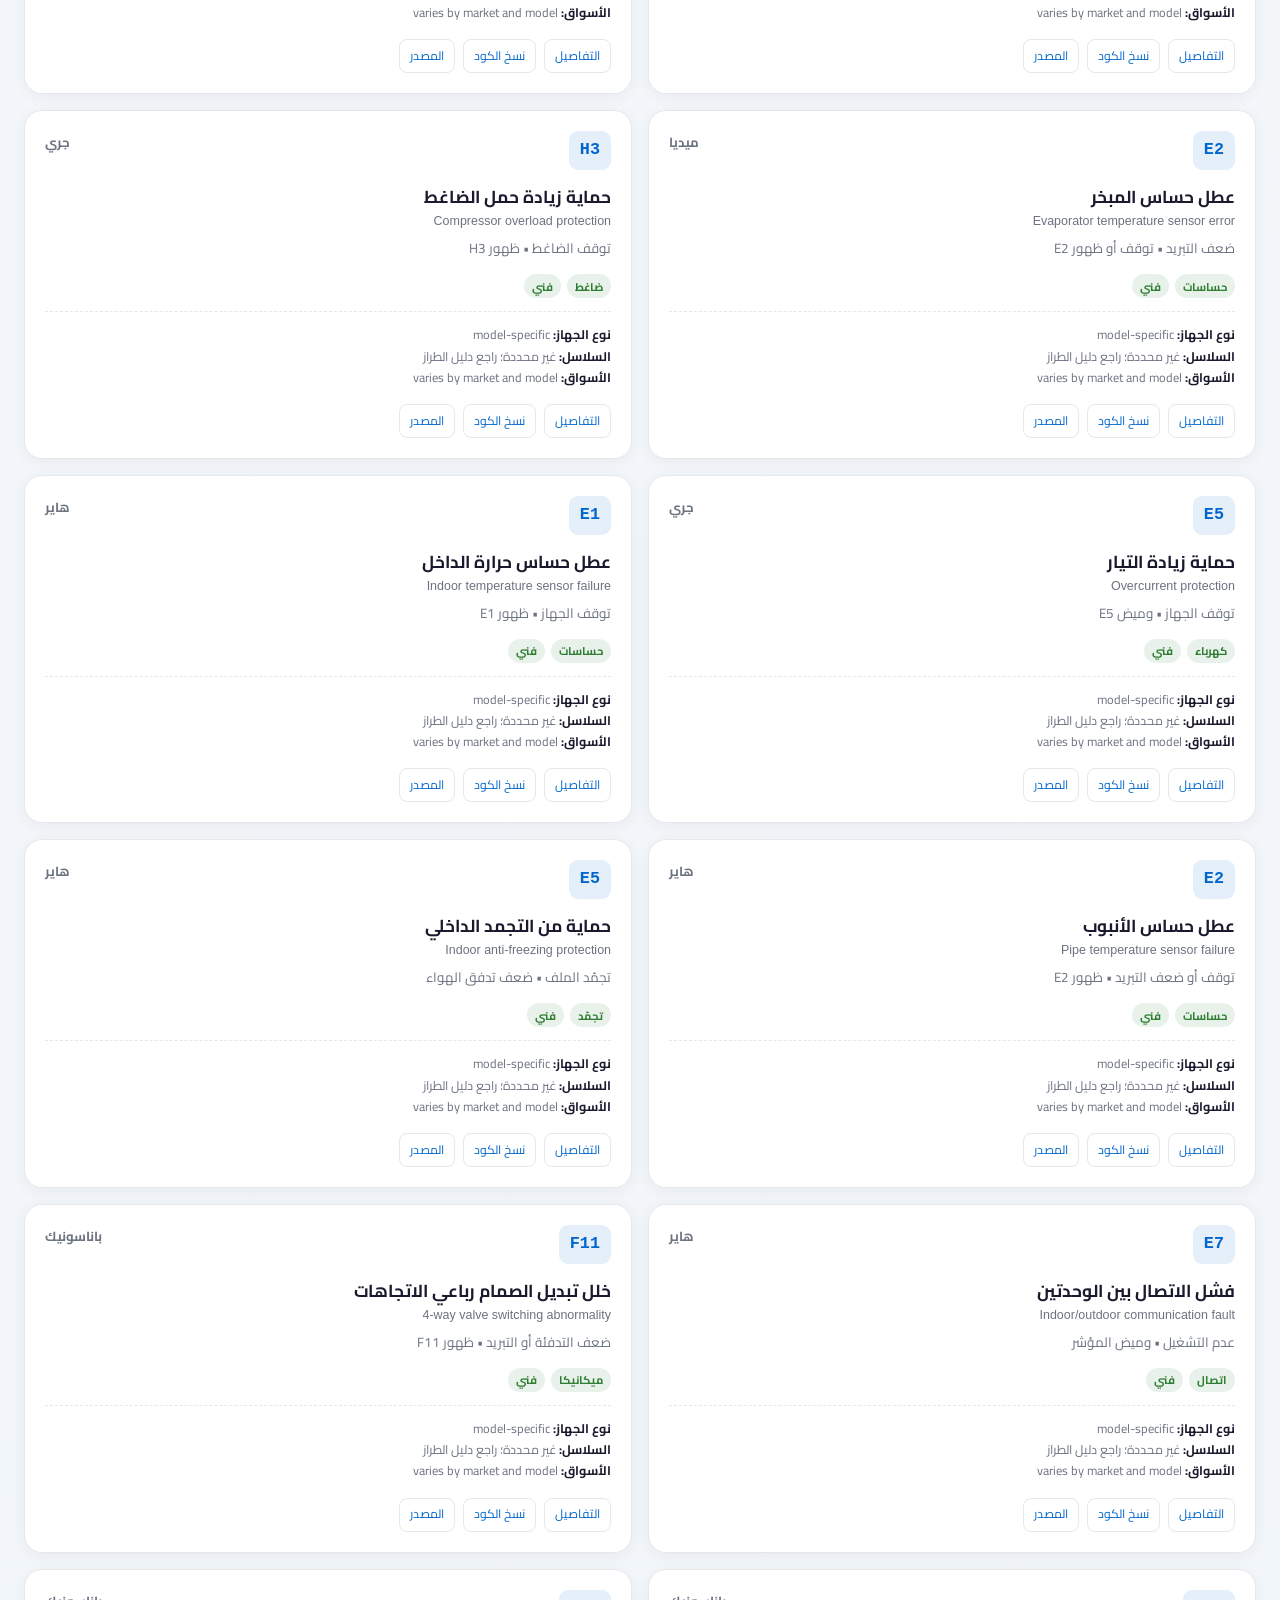
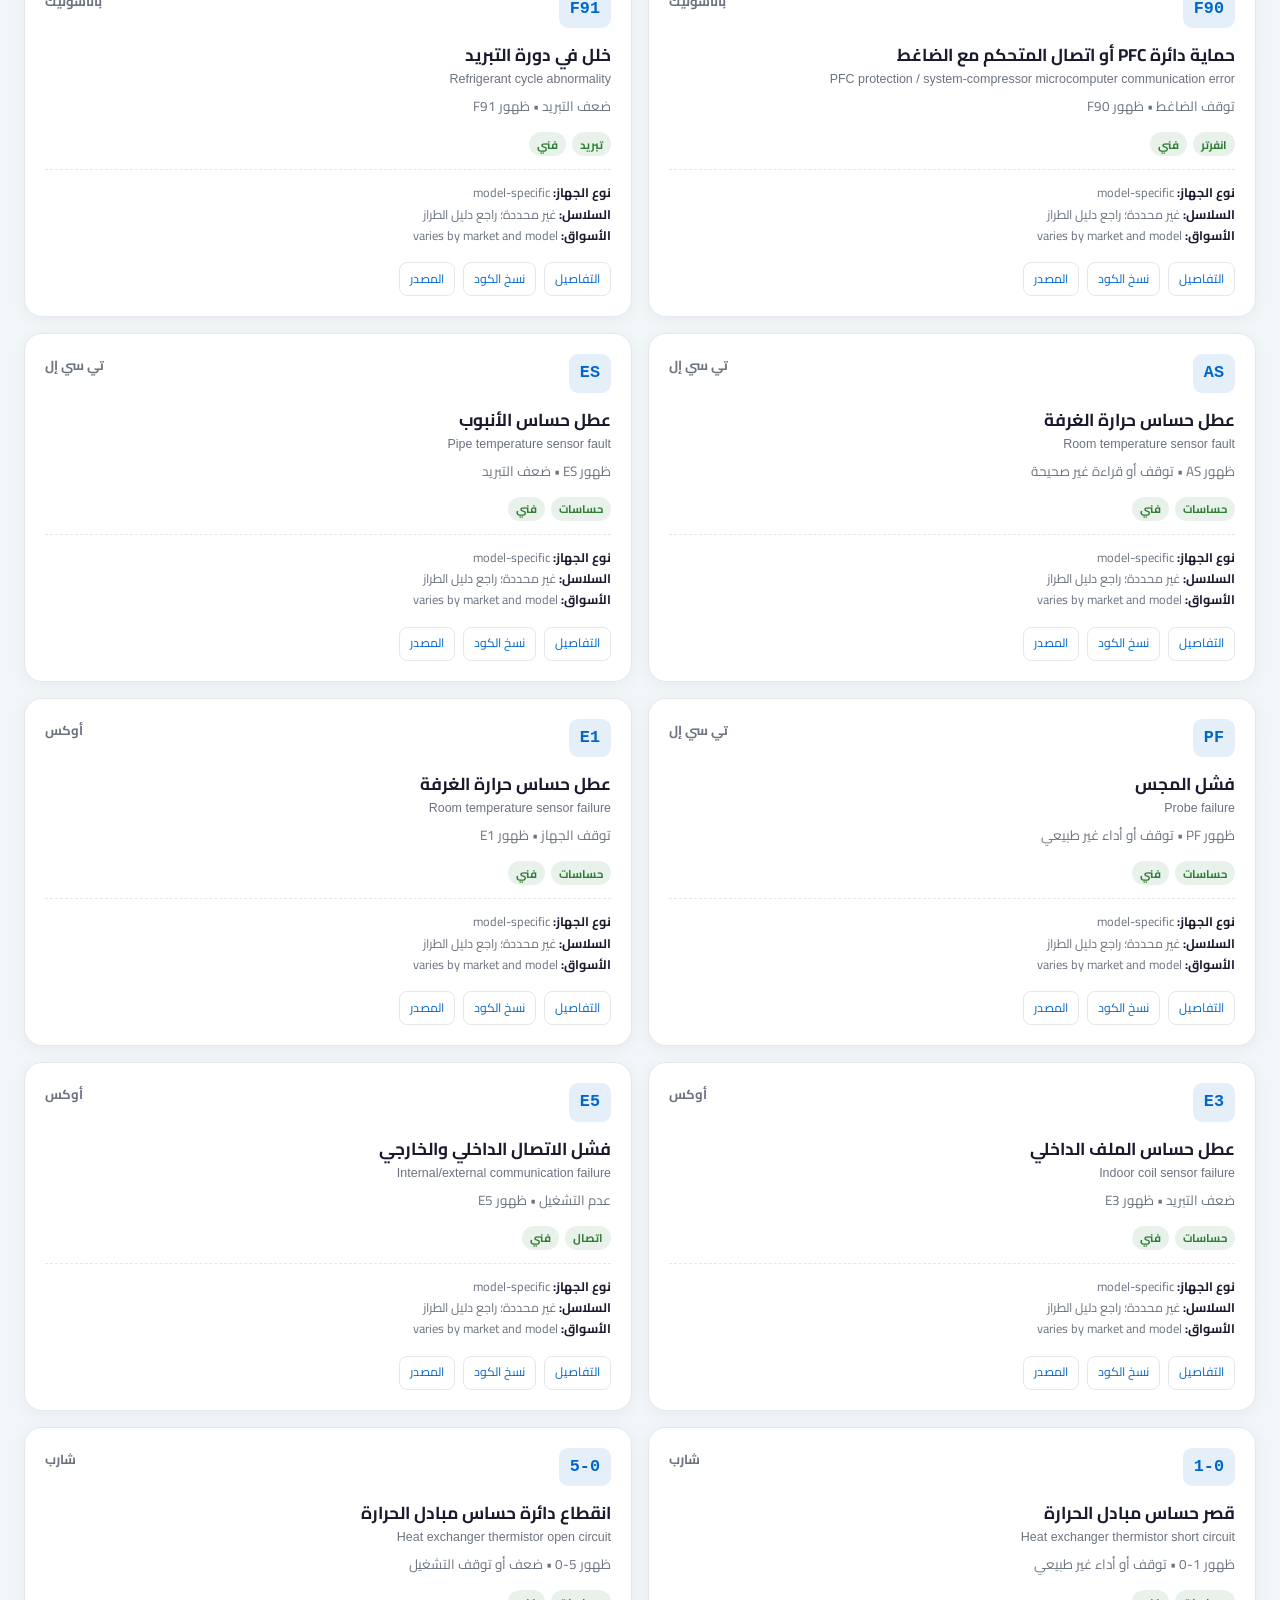
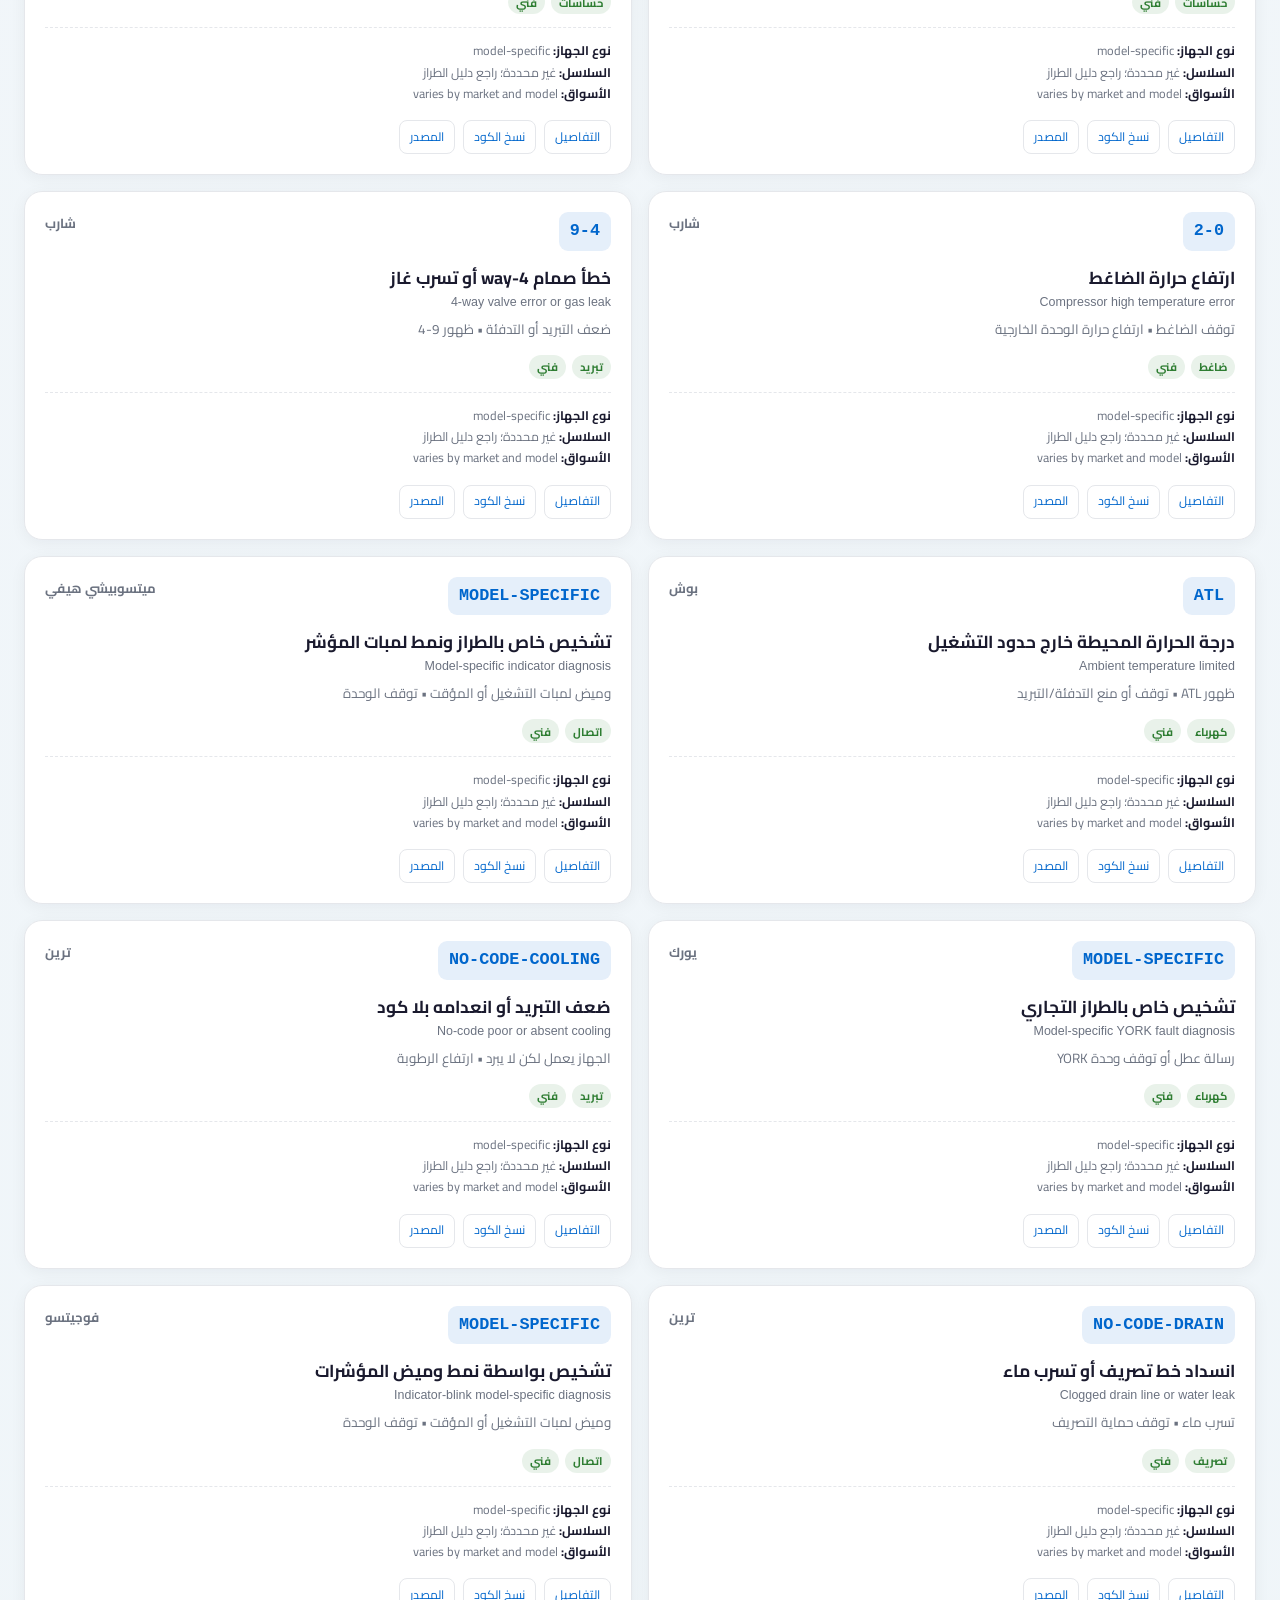
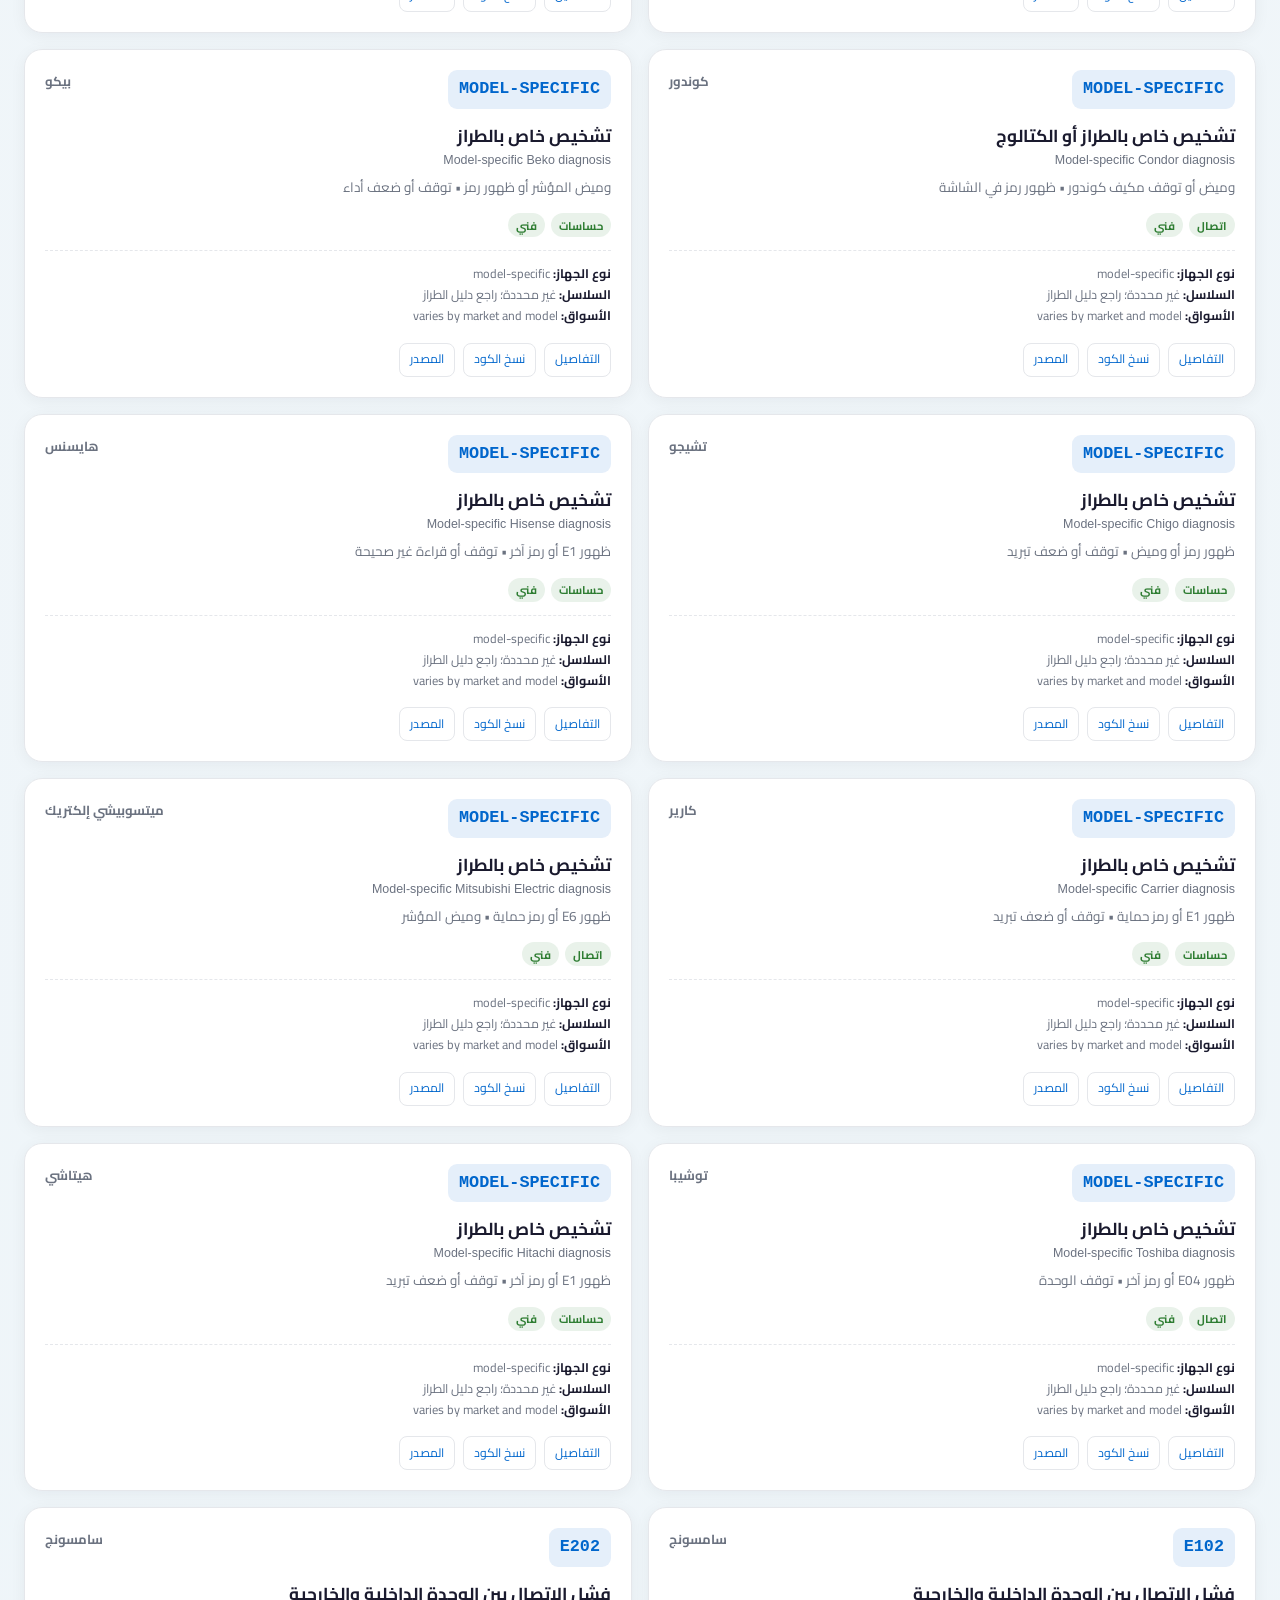
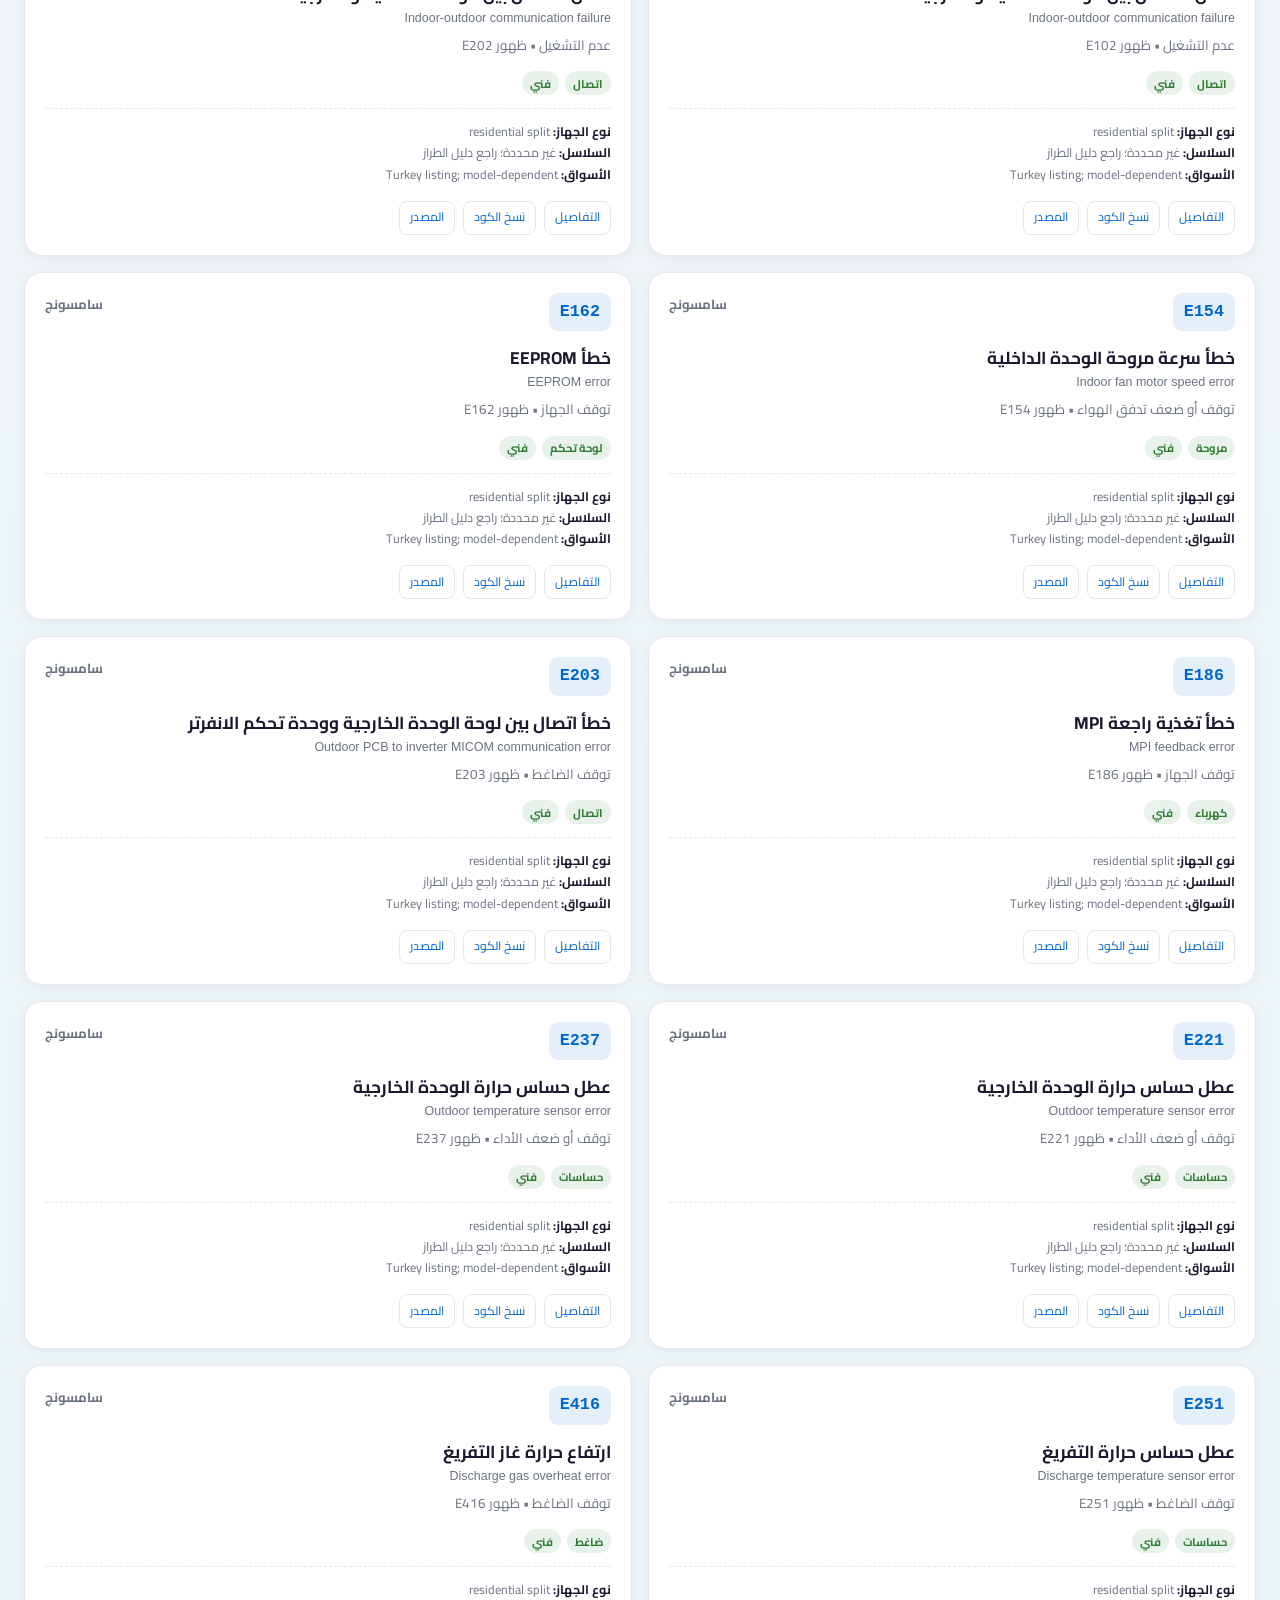
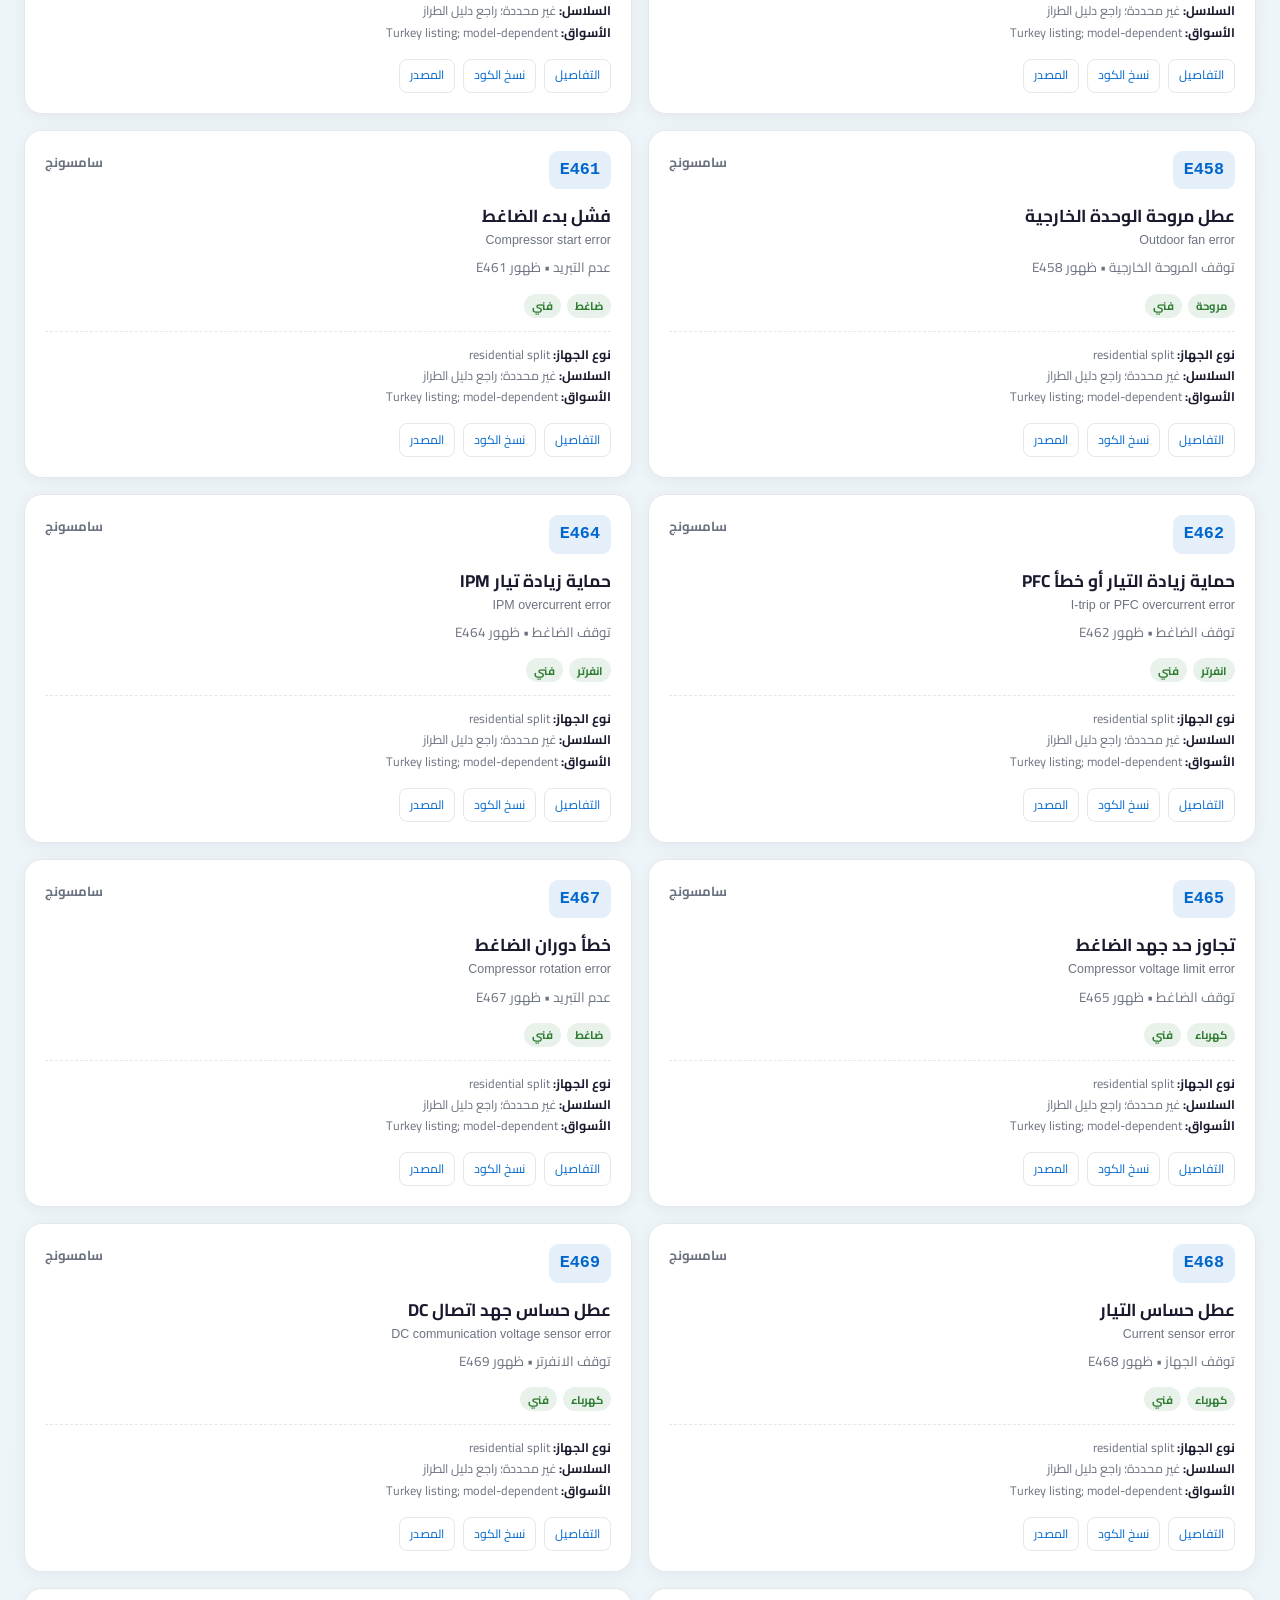
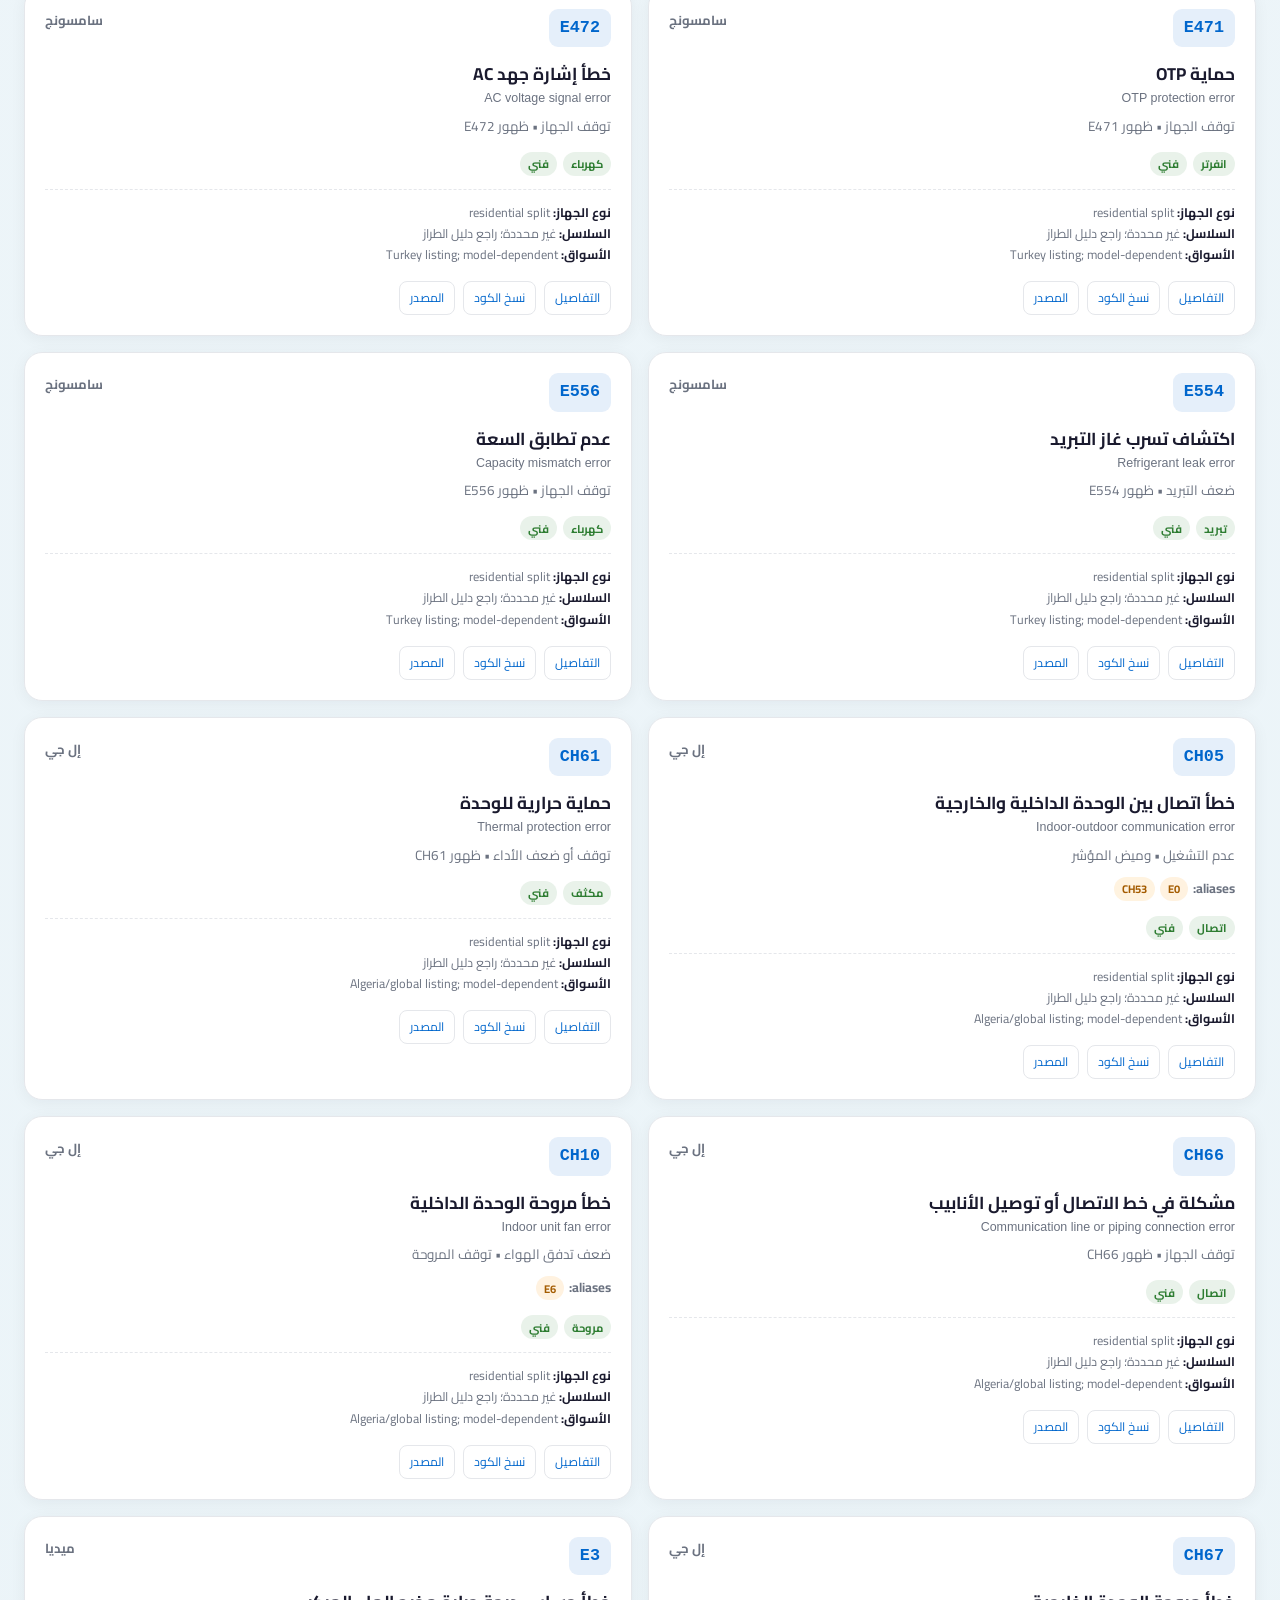
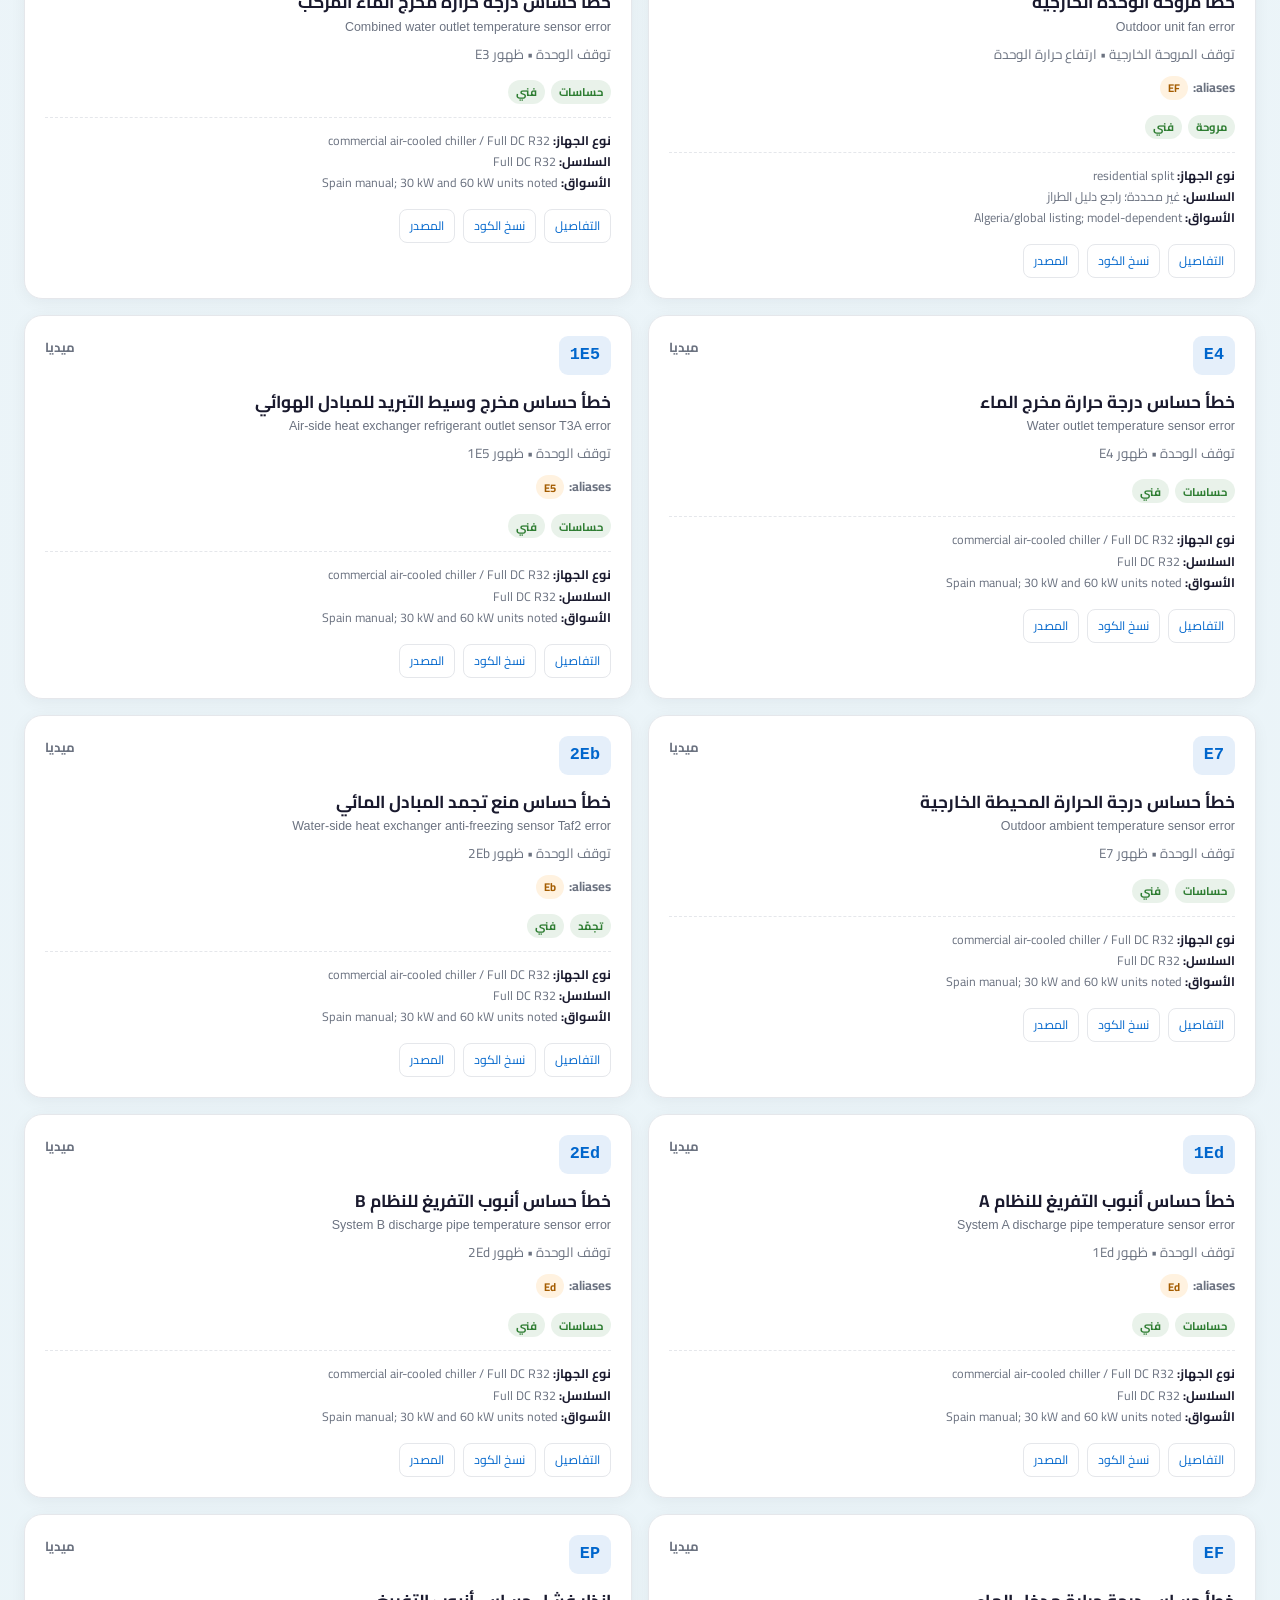
<file: search-test.html>
<!DOCTYPE html>
<html lang="ar" dir="rtl" data-theme="light">
<head>
  <meta charset="UTF-8">
  <meta name="viewport" content="width=device-width, initial-scale=1.0">
  <title>مختبر البحث في الأكواد | دليل أعطال التكييف</title>
  <meta name="description" content="واجهة تفاعلية لاختبار البحث في أكواد أعطال أجهزة التكييف حسب الكود والمرادفات والماركة والطراز.">
  <link rel="canonical" href="https://imadtbn.github.io/hvac-errors/search-test.html">
  <link rel="preconnect" href="https://fonts.googleapis.com">
  <link rel="preconnect" href="https://fonts.gstatic.com" crossorigin>
  <link href="https://fonts.googleapis.com/css2?family=Cairo:wght@400;600;700;800;900&family=Tajawal:wght@400;500;700;800;900&display=swap" rel="stylesheet">
  <link rel="icon" type="image/png" sizes="32x32" href="icons/favicon-32x32.png">
  <link rel="stylesheet" href="css/style.css">
  <link rel="stylesheet" href="css/search-test.css">
  <link rel="stylesheet" href="css/site-upgrade.css?v=20260826">
<meta property="og:image:alt" content="HVAC Error Codes Guide illustration">
  <meta name="twitter:image" content="https://imadtbn.github.io/hvac-errors/icons/icon-512x512.png">
  <link rel="alternate" hreflang="ar" data-static-hreflang="ar" href="https://imadtbn.github.io/hvac-errors/search-test.html?lang=ar">
  <link rel="alternate" hreflang="en" data-static-hreflang="en" href="https://imadtbn.github.io/hvac-errors/search-test.html?lang=en">
  <link rel="alternate" hreflang="x-default" data-static-hreflang="x-default" href="https://imadtbn.github.io/hvac-errors/search-test.html?lang=ar">
  <script defer src="js/site-tags.js?v=20260828-gtm"></script>
</head>
<body>
  <!-- Google Tag Manager (noscript) -->
  <noscript><iframe src="https://www.googletagmanager.com/ns.html?id=GTM-TGKVQNZR" height="0" width="0" style="display:none;visibility:hidden"></iframe></noscript>
  <!-- End Google Tag Manager (noscript) -->
  <header class="header">
    <div class="header-inner">
      <a href="index.html" class="logo">
        <div class="logo-icon">❄️</div>
        <span>دليل أعطال التكييف</span>
      </a>
      <nav class="nav" aria-label="التنقل الرئيسي">
        <a href="index.html" class="nav-link">الرئيسية</a>
        <a href="errors.html" class="nav-link">الأعطال</a>
        <a href="search-test.html" class="nav-link active">مختبر البحث</a>
        <a href="brands.html" class="nav-link">الماركات</a>
        <a href="articles.html" class="nav-link">المقالات</a>
      </nav>
      <div class="header-actions">
        <button class="btn-icon" id="themeToggle" type="button" aria-label="تبديل الوضع الليلي">🌙</button>
        <button class="btn-icon mobile-menu-btn" id="mobileMenuBtn" type="button" aria-label="فتح القائمة">☰</button>
      </div>
    </div>
  </header>

  <div class="mobile-overlay" id="mobileOverlay"></div>
  <nav class="mobile-nav" id="mobileNav" aria-label="قائمة الهاتف">
    <a href="index.html">الرئيسية</a>
    <a href="errors.html">الأعطال</a>
    <a href="search-test.html">مختبر البحث</a>
    <a href="brands.html">الماركات</a>
    <a href="articles.html">المقالات</a>
  </nav>

  <main>
    <section class="search-lab-hero">
      <div class="search-lab-hero-inner">
        <span class="hero-badge">أداة اختبار JSON</span>
        <h1>مختبر البحث في أكواد الأعطال</h1>
        <p>اختبر البحث بالكود الأساسي أو المرادفات أو الماركة والطراز، وتحقق من نطاق كل نتيجة قبل اعتمادها.</p>
        <div class="hero-shortcuts" aria-label="اختصارات البحث">
          <button class="shortcut-chip" type="button" data-preset="E554">Samsung E554</button>
          <button class="shortcut-chip" type="button" data-preset="CH53">LG CH53</button>
          <button class="shortcut-chip" type="button" data-preset="E0">مرادف LG E0</button>
        </div>
      </div>
    </section>

    <section class="section search-lab-section">
      <div class="section-inner">
        <div class="lab-intro">
          <div>
            <span class="section-kicker">LIVE QUERY</span>
            <h2>ابحث داخل <code>data/errors.json</code></h2>
            <p>تتم المطابقة مباشرة في المتصفح، وتشمل المرادفات عند تفعيل الخيار أدناه.</p>
          </div>
          <div class="data-status" id="dataStatus" role="status" aria-live="polite">
            <span class="status-dot"></span>
            جارٍ تحميل البيانات...
          </div>
        </div>

        <div class="lab-panel">
          <div class="query-row">
            <label class="query-field">
              <span>كود أو كلمة بحث</span>
              <div class="query-input-wrap">
                <span class="query-icon" aria-hidden="true">⌕</span>
                <input id="searchInput" type="search" autocomplete="off" placeholder="مثال: CH53 أو E0 أو حساس الغرفة" aria-label="كود أو كلمة بحث">
                <kbd>/</kbd>
              </div>
            </label>
            <label class="select-field">
              <span>الماركة</span>
              <select id="brandFilter" aria-label="تصفية حسب الماركة">
                <option value="">كل الماركات</option>
              </select>
            </label>
            <label class="select-field">
              <span>التصنيف</span>
              <select id="categoryFilter" aria-label="تصفية حسب التصنيف">
                <option value="">كل التصنيفات</option>
              </select>
            </label>
          </div>

          <div class="secondary-filters">
            <label class="model-field">
              <span>نطاق الطراز أو السلسلة</span>
              <input id="modelFilter" type="search" autocomplete="off" placeholder="مثال: Wind-Free أو C-Series">
            </label>
            <label class="toggle-control">
              <input id="aliasToggle" type="checkbox" checked>
              <span class="toggle-ui" aria-hidden="true"></span>
              <span>تضمين aliases والمرادفات</span>
            </label>
            <button id="clearButton" class="clear-button" type="button">مسح الفلاتر</button>
          </div>

          <div class="quick-tests" aria-label="اختبارات سريعة">
            <span>اختبارات سريعة:</span>
            <button type="button" data-preset="E101">E101</button>
            <button type="button" data-preset="E0">E0</button>
            <button type="button" data-preset="CH61">CH61</button>
            <button type="button" data-preset="E554">E554</button>
            <button type="button" data-preset="حساس">حساس</button>
          </div>
        </div>

        <div class="results-toolbar">
          <div>
            <strong id="resultsCount">0</strong>
            <span>نتيجة مطابقة</span>
          </div>
          <div class="results-hint" id="resultsHint">أدخل كودًا أو كلمة لبدء الاختبار</div>
        </div>

        <div id="emptyState" class="empty-state" hidden>
          <div class="empty-icon">⌕</div>
          <h3>لا توجد نتائج مطابقة</h3>
          <p>جرّب الكود الأساسي أو أحد aliases، أو أزل أحد الفلاتر المحددة.</p>
        </div>

        <div id="resultsGrid" class="lab-results-grid" aria-live="polite"></div>
      </div>
    </section>
  </main>


  <!-- إعلان اختياري؛ ضع هنا معرف الناشر ca-pub-xxxxxxxxxxxxxxxx ورقم الوحدة xxxxxxxx بعد اعتمادهما. -->
  <div class="ad-slot site-ad" data-ad-managed="true" aria-label="إعلان">
    <ins class="adsbygoogle"
      style="display:block"
      data-ad-client="ca-pub-xxxxxxxxxxxxxxxx"
      data-ad-slot="xxxxxxxx"
      data-ad-format="auto"
      data-full-width-responsive="true"></ins>
  </div>

  <footer class="footer compact-footer">
    <div class="footer-inner">
      <div class="footer-bottom">
        <p>مختبر بحث محلي لقاعدة بيانات الأعطال | <a href="errors.html">العودة إلى قائمة الأعطال</a></p>
      </div>
    </div>


  </footer>
<script src="js/search-test.js"></script>
  <script defer src="js/site-upgrade.js?v=01d5146"></script>
  <script defer src="js/analytics-events.js?v=01d5146"></script>
</body>
</html>
</file>
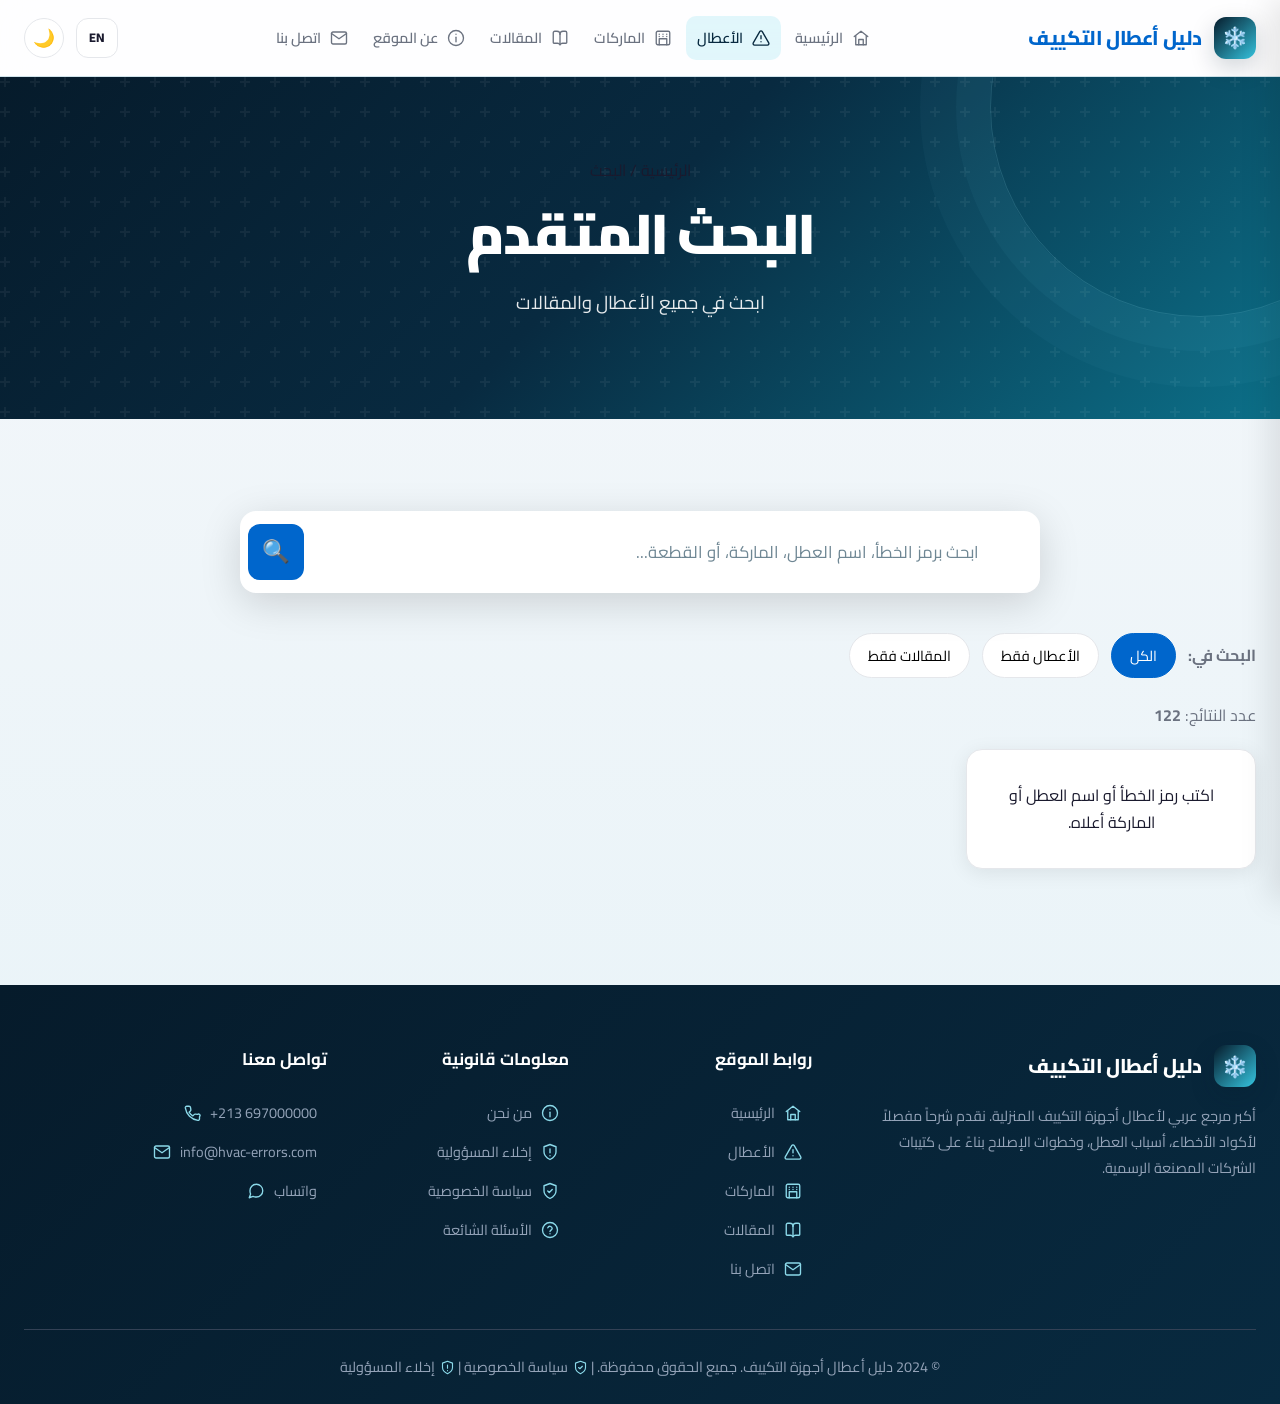
<file: search.html>
<!DOCTYPE html>
<html lang="ar" dir="rtl" data-theme="light">

<head>
  <meta charset="UTF-8">
  <meta name="viewport" content="width=device-width, initial-scale=1.0">
  <title>البحث المتقدم | دليل أعطال أجهزة التكييف</title>

  <meta name="description" content="ابحث في جميع أكواد أعطال أجهزة التكييف برمز الخطأ أو اسم العطل أو الماركة أو القطعة المتضررة. نتائج فورية من قاعدة بيانات تضم أكثر من 30 عطلاً لأكثر من 25 ماركة.">
  <meta name="keywords" content="بحث أكواد أعطال التكييف, البحث في أعطال المكيفات, ابحث عن رمز الخطأ, بحث الماركات, ابحث عن عطل التكييف">
  <link rel="canonical" href="https://imadtbn.github.io/hvac-errors/search.html">
  <meta property="og:site_name" content="دليل أعطال أجهزة التكييف المنزلية">
  <meta property="og:title" content="البحث في أكواد أعطال التكييف | بحث متقدم بالماركة والرمز">
  <meta property="og:description" content="ابحث في جميع أكواد أعطال أجهزة التكييف برمز الخطأ أو اسم العطل أو الماركة أو القطعة المتضررة. نتائج فورية من قاعدة بيانات تضم أكثر من 30 عطلاً لأكثر من 25 ماركة.">
  <meta property="og:type" content="website">
  <meta property="og:url" content="https://imadtbn.github.io/hvac-errors/search.html">
  <meta property="og:image" content="https://imadtbn.github.io/hvac-errors/icons/icon-512x512.png">
  <meta property="og:locale" content="ar">
  <meta name="twitter:card" content="summary_large_image">
  <meta name="twitter:title" content="البحث في أكواد أعطال التكييف | بحث متقدم بالماركة والرمز">
  <meta name="twitter:description" content="ابحث في جميع أكواد أعطال أجهزة التكييف برمز الخطأ أو اسم العطل أو الماركة أو القطعة المتضررة. نتائج فورية من قاعدة بيانات تضم أكثر من 30 عطلاً لأكثر من 25 ماركة.">
  <meta name="robots" content="index, follow, max-image-preview:large">
  <meta name="author" content="دليل أعطال أجهزة التكييف المنزلية">
  <link rel="manifest" href="manifest.webmanifest">
  <meta name="theme-color" content="#0066CC">
  <meta name="apple-mobile-web-app-capable" content="yes">
  <meta name="mobile-web-app-capable" content="yes">
  <meta name="apple-mobile-web-app-title" content="دليل الأعطال">
  <meta name="application-name" content="دليل أعطال التكييف">

  <link rel="preconnect" href="https://fonts.googleapis.com">
  <link rel="preconnect" href="https://fonts.gstatic.com" crossorigin>
  <link
    href="https://fonts.googleapis.com/css2?family=Cairo:wght@400;600;700;800;900&family=Tajawal:wght@400;500;700;800;900&display=swap"
    rel="stylesheet">
  <link rel="stylesheet" href="css/style.css">


  <!-- الأيقونة الأساسية للمتصفحات الحديثة (بصيغة PNG وبحجم 32x32) -->
  <link rel="icon" type="image/png" sizes="32x32" href="icons/favicon-32x32.png">

  <!-- أيقونة إضافية بحجم أصغر لشريط التبويب القديم (بحجم 16x16) -->
  <link rel="icon" type="image/png" sizes="16x16" href="icons/favicon-16x16.png">

  <!-- أيقونة خاصة بهواتف آيفون وأجهزة آيباد (Apple Touch Icon) -->
  <link rel="apple-touch-icon" sizes="180x180" href="icons/apple-touch-icon.png">

  <!-- لدعم متصفحات Internet Explorer القديمة (اختياري) -->
  <link rel="shortcut icon" type="image/x-icon" href="icons/favicon.ico">
<!-- Google AdSense -->
<link rel="stylesheet" href="css/site-upgrade.css?v=20260826">
  <meta property="og:image:alt" content="HVAC Error Codes Guide illustration">
  <meta name="twitter:image" content="https://imadtbn.github.io/hvac-errors/icons/icon-512x512.png">
  <link rel="alternate" hreflang="ar" data-static-hreflang="ar" href="https://imadtbn.github.io/hvac-errors/search.html?lang=ar">
  <link rel="alternate" hreflang="en" data-static-hreflang="en" href="https://imadtbn.github.io/hvac-errors/search.html?lang=en">
  <link rel="alternate" hreflang="x-default" data-static-hreflang="x-default" href="https://imadtbn.github.io/hvac-errors/search.html?lang=ar">
  <script defer src="js/site-tags.js?v=20260828-gtm"></script>
</head>

<body>
  <!-- Google Tag Manager (noscript) -->
  <noscript><iframe src="https://www.googletagmanager.com/ns.html?id=GTM-TGKVQNZR" height="0" width="0" style="display:none;visibility:hidden"></iframe></noscript>
  <!-- End Google Tag Manager (noscript) -->

  <header class="header">
    <div class="header-inner">
      <a href="index.html" class="logo">
        <div class="logo-icon">❄️</div>
        <span>دليل أعطال التكييف</span>
      </a>
      <nav class="nav">
        <a href="index.html" class="nav-link active">الرئيسية</a>
        <a href="errors.html" class="nav-link">الأعطال</a>
        <a href="brands.html" class="nav-link">الماركات</a>
        <a href="articles.html" class="nav-link">المقالات</a>
        <a href="about.html" class="nav-link">عن الموقع</a>
        <a href="contact.html" class="nav-link">اتصل بنا</a>
      </nav>
      <div class="header-actions">
        <button class="btn-icon" id="themeToggle">🌙</button>
        <button class="btn-icon pwa-install-btn" id="hvacInstallBtn" title="تثبيت الموقع على جهازك" style="display:none">📲</button>
        <button class="btn-icon mobile-menu-btn" id="mobileMenuBtn">☰</button>
      </div>
    </div>
  </header>

  <!-- Mobile Menu -->
  <div class="mobile-overlay" id="mobileOverlay"></div>
  <nav class="mobile-nav" id="mobileNav">
    <a href="index.html">الرئيسية</a>
    <a href="errors.html">الأعطال</a>
    <a href="brands.html">الماركات</a>
    <a href="articles.html">المقالات</a>
    <a href="about.html">عن الموقع</a>
    <a href="contact.html">اتصل بنا</a>
  </nav>

  <section class="hero" style="padding: 80px 24px 60px;">
    <div class="hero-inner">
      <div class="breadcrumb" style="margin-bottom: 16px;">
        <a href="index.html">الرئيسية</a>
        <span>/</span>
        <span>البحث</span>
      </div>
      <h1>البحث المتقدم</h1>
      <p>ابحث في جميع الأعطال والمقالات</p>
    </div>
  </section>

  <section class="section">
    <div class="section-inner">
      <!-- Search Box -->
      <div class="search-box" style="max-width: 800px; margin-bottom: 40px;">
        <input type="text" id="advancedSearchInput" placeholder="ابحث برمز الخطأ، اسم العطل، الماركة، أو القطعة..."
          autocomplete="off" style="padding: 24px 60px 24px 24px;">
        <button style="width: 56px; height: 56px; font-size: 1.4rem;">🔍</button>
      </div>
<!-- Filters -->
      <div class="filters-bar" style="margin-bottom: 24px;">
        <span style="font-weight: 700; color: var(--text-muted);">البحث في:</span>
        <button class="filter-chip active" data-type="all">الكل</button>
        <button class="filter-chip" data-type="errors">الأعطال فقط</button>
        <button class="filter-chip" data-type="articles">المقالات فقط</button>
      </div>

      <!-- Results -->
      <p style="margin-bottom: 20px; color: var(--text-muted);">عدد النتائج: <strong id="searchResultsCount">0</strong>
      </p>
      <div class="card-grid" id="searchResultsGrid"></div>
    </div>

    <!-- إعلان داخل الخلاصة 02-->
</section>

  <!-- Footer -->

  <!-- إعلان اختياري؛ ضع هنا معرف الناشر ca-pub-xxxxxxxxxxxxxxxx ورقم الوحدة xxxxxxxx بعد اعتمادهما. -->
  <div class="ad-slot site-ad" data-ad-managed="true" aria-label="إعلان">
    <ins class="adsbygoogle"
      style="display:block"
      data-ad-client="ca-pub-xxxxxxxxxxxxxxxx"
      data-ad-slot="xxxxxxxx"
      data-ad-format="auto"
      data-full-width-responsive="true"></ins>
  </div>

  <footer class="footer">
    <div class="footer-inner">
      <div class="footer-grid">
        <div>
          <div class="logo" style="margin-bottom: 16px; color: white;">
            <div class="logo-icon">❄️</div>
            <span>دليل أعطال التكييف</span>
          </div>
          <p>أكبر مرجع عربي لأعطال أجهزة التكييف المنزلية. نقدم شرحاً مفصلاً لأكواد الأخطاء، أسباب العطل، وخطوات الإصلاح
            بناءً على كتيبات الشركات المصنعة الرسمية.</p>
        </div>
        <div>
          <h4>روابط الموقع</h4>
          <a href="index.html">الرئيسية</a>
          <a href="errors.html">الأعطال</a>
          <a href="brands.html">الماركات</a>
          <a href="articles.html">المقالات</a>
          <a href="contact.html">اتصل بنا</a>
        </div>
        <div>
          <h4>معلومات قانونية</h4>
          <a href="about.html">من نحن</a>
          <a href="disclaimer.html">إخلاء المسؤولية</a>
          <a href="privacy.html">سياسة الخصوصية</a>
          <a href="faq.html">الأسئلة الشائعة</a>
        </div>
        <div class="footer-contact">
          <h4>تواصل معنا</h4>
          <a href="tel:+213xxxxxxxxx">📞 +213 697000000</a>
          <a href="mailto:info@hvac-errors.com">✉️ info@hvac-errors.com</a>
          <a href="https://wa.me/213xxxxxxxxx" target="_blank">💬 واتساب</a>
        </div>
      </div>
      <div class="footer-bottom">
        <p>© 2024 دليل أعطال أجهزة التكييف. جميع الحقوق محفوظة. | <a href="privacy.html" style="display:inline;">سياسة
            الخصوصية</a> | <a href="disclaimer.html" style="display:inline;">إخلاء المسؤولية</a></p>
      </div>
    </div>


  </footer>
<button class="back-to-top" id="backToTop">↑</button>
  <script src="js/pwa.js?v=2"></script>
  <script src="js/main.js"></script>
  <script>
    (async function () {
      const [errorsRes, articlesRes] = await Promise.all([
        fetch('data/errors.json'),
        fetch('data/articles.json')
      ]);
      const errors = await errorsRes.json();
      const articles = await articlesRes.json();

      const input = document.getElementById('advancedSearchInput');
      const grid = document.getElementById('searchResultsGrid');
      const countEl = document.getElementById('searchResultsCount');
      let searchType = 'all';

      // URL param
      const params = new URLSearchParams(location.search);
      const q = params.get('q');
      if (q) {
        input.value = q;
        doSearch(q);
      }

      input.addEventListener('input', (e) => {
        doSearch(e.target.value);
      });

      document.querySelectorAll('[data-type]').forEach(btn => {
        btn.addEventListener('click', () => {
          document.querySelectorAll('[data-type]').forEach(b => b.classList.remove('active'));
          btn.classList.add('active');
          searchType = btn.dataset.type;
          doSearch(input.value);
        });
      });

      function doSearch(query) {
        if (query.length < 1) {
          grid.innerHTML = '<div class="detail-section" style="text-align:center;"><p>اكتب كلمة البحث أعلاه...</p></div>';
          countEl.textContent = '0';
          return;
        }
        const q = query.toLowerCase();
        let results = [];

        if (searchType === 'all' || searchType === 'errors') {
          const errMatches = errors.filter(e =>
            e.code.toLowerCase().includes(q) ||
            e.titleAr.includes(q) ||
            e.titleEn.toLowerCase().includes(q) ||
            e.parts.some(p => p.includes(q)) ||
            e.symptoms.some(s => s.includes(q))
          ).map(e => ({...e, _type: 'error'}));
          results = results.concat(errMatches);
        }

        if (searchType === 'all' || searchType === 'articles') {
          const artMatches = articles.filter(a =>
            a.title.includes(q) ||
            a.excerpt.includes(q) ||
            a.tags.some(t => t.toLowerCase().includes(q))
          ).map(a => ({...a, _type: 'article'}));
          results = results.concat(artMatches);
        }

        countEl.textContent = results.length;

        if (results.length === 0) {
          grid.innerHTML = '<div class="detail-section" style="text-align:center;"><p>لا توجد نتائج مطابقة لبحثك.</p></div>';
          return;
        }

        grid.innerHTML = results.map(r => {
          if (r._type === 'error') {
            return `
          <a href="error.html?id=${r.id}" class="card error-card">
            <span class="error-code ${getSeverityClass(r.severity)}">${r.code}</span>
            <h3>${r.titleAr}</h3>
            <div class="brand-tag">🏭 ${getBrandName(r.brandId)}</div>
            <div class="symptoms">${r.symptoms.slice(0, 2).join(' • ')}</div>
            <div class="meta-row">
              <span class="badge badge-${r.diyPossible ? 'diy' : 'tech'}">${r.diyPossible ? '✅ DIY' : '👨‍🔧 فني'}</span>
              <span class="badge badge-cost">💰 ${r.cost}</span>
            </div>
          </a>
        `;
          } else {
            return `
          <a href="article.html?id=${r.id}" class="card" style="display:flex;flex-direction:column;height:100%;">
            <span class="badge" style="background:rgba(0,174,239,0.1);color:var(--secondary);margin-bottom:12px;">📄 مقال</span>
            <h3 style="font-size:1.05rem;margin-bottom:8px;">${r.title}</h3>
            <p style="color:var(--text-muted);font-size:0.9rem;flex:1;">${r.excerpt}</p>
            <div style="margin-top:16px;font-size:0.8rem;color:var(--text-muted);">⏱️ ${r.readTime} • 📅 ${r.date}</div>
          </a>
        `;
          }
        }).join('');
      }
    })();
  </script>
  <script defer src="js/site-upgrade.js?v=01d5146"></script>
  <script defer src="js/analytics-events.js?v=01d5146"></script>
</body>

</html>
</file>
<file: css/style.css>
/* ============================================
   دليل أعطال أجهزة التكييف - HVAC Error Codes Guide
   Professional CSS - No Framework
   ============================================ */

/* CSS Variables */
:root {
  --primary: #0066CC;
  --primary-dark: #004C99;
  --secondary: #00AEEF;
  --danger: #D32F2F;
  --warning: #FF9800;
  --success: #2E7D32;
  --bg: #F5F7FA;
  --card: #FFFFFF;
  --text: #1a1a2e;
  --text-muted: #6b7280;
  --border: #e5e7eb;
  --shadow: 0 4px 20px rgba(0,0,0,0.08);
  --shadow-hover: 0 8px 30px rgba(0,0,0,0.12);
  --radius: 16px;
  --radius-sm: 8px;
  --transition: all 0.3s cubic-bezier(0.4, 0, 0.2, 1);
  --font-main: 'Cairo', 'Tajawal', 'IBM Plex Sans Arabic', sans-serif;
}

[data-theme="dark"] {
  --bg: #0f172a;
  --card: #1e293b;
  --text: #f1f5f9;
  --text-muted: #94a3b8;
  --border: #334155;
  --shadow: 0 4px 20px rgba(0,0,0,0.3);
  --shadow-hover: 0 8px 30px rgba(0,0,0,0.4);
}

/* Reset & Base */
*, *::before, *::after { box-sizing: border-box; margin: 0; padding: 0; }
html { scroll-behavior: smooth; font-size: 16px; }
body {
  font-family: var(--font-main);
  background: var(--bg);
  color: var(--text);
  line-height: 1.7;
  direction: rtl;
  min-height: 100vh;
  transition: background 0.3s, color 0.3s;
}

a { text-decoration: none; color: inherit; }
ul { list-style: none; }
img { max-width: 100%; height: auto; display: block; }

/* Scrollbar */
::-webkit-scrollbar { width: 8px; }
::-webkit-scrollbar-track { background: var(--bg); }
::-webkit-scrollbar-thumb { background: var(--primary); border-radius: 4px; }

/* ============================================
   HEADER
   ============================================ */
.header {
  position: sticky;
  top: 0;
  z-index: 1000;
  background: rgba(255,255,255,0.85);
  backdrop-filter: blur(20px);
  -webkit-backdrop-filter: blur(20px);
  border-bottom: 1px solid var(--border);
  transition: var(--transition);
}
[data-theme="dark"] .header {
  background: rgba(15,23,42,0.85);
}
.header.scrolled { box-shadow: var(--shadow); }

.header-inner {
  max-width: 1280px;
  margin: 0 auto;
  padding: 0 24px;
  display: flex;
  align-items: center;
  justify-content: space-between;
  height: 72px;
}

.logo {
  display: flex;
  align-items: center;
  gap: 12px;
  font-weight: 800;
  font-size: 1.25rem;
  color: var(--primary);
}
.logo-icon {
  width: 42px; height: 42px;
  background: linear-gradient(135deg, var(--primary), var(--secondary));
  border-radius: 12px;
  display: flex; align-items: center; justify-content: center;
  color: white; font-size: 1.3rem;
}

.nav { display: flex; align-items: center; gap: 8px; }
.nav-link {
  padding: 8px 16px;
  border-radius: var(--radius-sm);
  font-weight: 600;
  font-size: 0.95rem;
  color: var(--text-muted);
  transition: var(--transition);
  position: relative;
}
.nav-link:hover, .nav-link.active {
  color: var(--primary);
  background: rgba(0,102,204,0.08);
}

.header-actions { display: flex; align-items: center; gap: 12px; }

.btn-icon {
  width: 40px; height: 40px;
  border-radius: 50%;
  border: 1px solid var(--border);
  background: var(--card);
  color: var(--text);
  cursor: pointer;
  display: flex; align-items: center; justify-content: center;
  transition: var(--transition);
  font-size: 1.1rem;
}
.btn-icon:hover {
  background: var(--primary);
  color: white;
  border-color: var(--primary);
  transform: translateY(-2px);
}

.mobile-menu-btn { display: none; }

/* ============================================
   HERO
   ============================================ */
.hero {
  position: relative;
  padding: 100px 24px 80px;
  overflow: hidden;
  background: linear-gradient(135deg, var(--primary) 0%, var(--secondary) 100%);
}
.hero::before {
  content: '';
  position: absolute;
  inset: 0;
  background: url("data:image/svg+xml,%3Csvg width='60' height='60' viewBox='0 0 60 60' xmlns='http://www.w3.org/2000/svg'%3E%3Cg fill='none' fill-rule='evenodd'%3E%3Cg fill='%23ffffff' fill-opacity='0.05'%3E%3Cpath d='M36 34v-4h-2v4h-4v2h4v4h2v-4h4v-2h-4zm0-30V0h-2v4h-4v2h4v4h2V6h4V4h-4zM6 34v-4H4v4H0v2h4v4h2v-4h4v-2H6zM6 4V0H4v4H0v2h4v4h2V6h4V4H6z'/%3E%3C/g%3E%3C/g%3E%3C/svg%3E");
}
.hero-inner {
  max-width: 1280px;
  margin: 0 auto;
  position: relative;
  z-index: 1;
  text-align: center;
}
.hero-badge {
  display: inline-flex;
  align-items: center;
  gap: 8px;
  background: rgba(255,255,255,0.15);
  backdrop-filter: blur(10px);
  padding: 8px 20px;
  border-radius: 50px;
  color: white;
  font-size: 0.9rem;
  font-weight: 600;
  margin-bottom: 24px;
  border: 1px solid rgba(255,255,255,0.2);
}
.hero h1 {
  font-size: clamp(2rem, 5vw, 3.5rem);
  font-weight: 900;
  color: white;
  line-height: 1.2;
  margin-bottom: 20px;
}
.hero h1 span { color: #FFD700; }
.hero p {
  font-size: 1.15rem;
  color: rgba(255,255,255,0.9);
  max-width: 600px;
  margin: 0 auto 40px;
}

/* Search Box */
.search-box {
  max-width: 700px;
  margin: 0 auto;
  position: relative;
}
.search-box input {
  width: 100%;
  padding: 20px 60px 20px 24px;
  border: none;
  border-radius: var(--radius);
  font-size: 1.05rem;
  font-family: var(--font-main);
  background: white;
  box-shadow: 0 10px 40px rgba(0,0,0,0.15);
  transition: var(--transition);
}
.search-box input:focus {
  outline: none;
  box-shadow: 0 10px 40px rgba(0,0,0,0.25);
}
.search-box button {
  position: absolute;
  left: 8px;
  top: 50%;
  transform: translateY(-50%);
  width: 48px; height: 48px;
  border-radius: 12px;
  border: none;
  background: var(--primary);
  color: white;
  cursor: pointer;
  font-size: 1.2rem;
  transition: var(--transition);
}
.search-box button:hover { background: var(--primary-dark); }

/* Stats */
.hero-stats {
  display: flex;
  justify-content: center;
  gap: 48px;
  margin-top: 48px;
  flex-wrap: wrap;
}
.stat-item { text-align: center; color: white; }
.stat-number {
  font-size: 2.5rem;
  font-weight: 900;
  display: block;
}
.stat-label { font-size: 0.9rem; opacity: 0.85; }

/* ============================================
   SECTIONS
   ============================================ */
.section { padding: 80px 24px; }
.section-inner { max-width: 1280px; margin: 0 auto; }
.section-header {
  text-align: center;
  margin-bottom: 56px;
}
.section-header h2 {
  font-size: 2rem;
  font-weight: 800;
  margin-bottom: 12px;
}
.section-header p {
  color: var(--text-muted);
  font-size: 1.05rem;
  max-width: 500px;
  margin: 0 auto;
}

/* ============================================
   CARDS
   ============================================ */
.card-grid {
  display: grid;
  grid-template-columns: repeat(auto-fill, minmax(280px, 1fr));
  gap: 24px;
}
.card {
  background: var(--card);
  border-radius: var(--radius);
  padding: 28px;
  border: 1px solid var(--border);
  box-shadow: var(--shadow);
  transition: var(--transition);
  cursor: pointer;
  position: relative;
  overflow: hidden;
}
.card::before {
  content: '';
  position: absolute;
  top: 0; right: 0; left: 0;
  height: 4px;
  background: linear-gradient(90deg, var(--primary), var(--secondary));
  transform: scaleX(0);
  transform-origin: right;
  transition: transform 0.3s;
}
.card:hover {
  transform: translateY(-6px);
  box-shadow: var(--shadow-hover);
}
.card:hover::before { transform: scaleX(1); }

.card-icon {
  width: 56px; height: 56px;
  border-radius: 14px;
  display: flex; align-items: center; justify-content: center;
  font-size: 1.5rem;
  margin-bottom: 16px;
}
.card h3 { font-size: 1.15rem; font-weight: 700; margin-bottom: 8px; }
.card p { color: var(--text-muted); font-size: 0.95rem; }
.card-meta {
  display: flex;
  gap: 12px;
  margin-top: 16px;
  font-size: 0.85rem;
  color: var(--text-muted);
}

/* Brand Card */
.brand-card {
  display: flex;
  align-items: center;
  gap: 16px;
  padding: 20px 24px;
}
.brand-logo {
  width: 52px; height: 52px;
  border-radius: 12px;
  background: linear-gradient(135deg, var(--primary), var(--secondary));
  display: flex; align-items: center; justify-content: center;
  color: white; font-weight: 800; font-size: 1.1rem;
  flex-shrink: 0;
}
.brand-card h3 { margin-bottom: 4px; }
.brand-card p { font-size: 0.85rem; }

/* Error Card */
.error-card {
  padding: 24px;
}
.error-code {
  display: inline-block;
  padding: 4px 14px;
  border-radius: 6px;
  font-weight: 800;
  font-size: 0.9rem;
  margin-bottom: 12px;
}
.error-code.critical { background: rgba(211,47,47,0.1); color: var(--danger); }
.error-code.high { background: rgba(255,152,0,0.1); color: var(--warning); }
.error-code.medium { background: rgba(0,174,239,0.1); color: var(--secondary); }
.error-code.low { background: rgba(46,125,50,0.1); color: var(--success); }

.error-card h3 { font-size: 1.05rem; margin-bottom: 8px; }
.error-card .brand-tag {
  display: inline-flex;
  align-items: center;
  gap: 6px;
  font-size: 0.8rem;
  padding: 4px 10px;
  background: var(--bg);
  border-radius: 6px;
  color: var(--text-muted);
  margin-bottom: 8px;
}
.error-card .symptoms {
  font-size: 0.85rem;
  color: var(--text-muted);
  margin-bottom: 12px;
}
.error-card .meta-row {
  display: flex;
  gap: 16px;
  font-size: 0.8rem;
  color: var(--text-muted);
  border-top: 1px solid var(--border);
  padding-top: 12px;
  margin-top: 12px;
}

/* ============================================
   BADGES
   ============================================ */
.badge {
  display: inline-flex;
  align-items: center;
  gap: 4px;
  padding: 4px 10px;
  border-radius: 6px;
  font-size: 0.75rem;
  font-weight: 700;
}
.badge-diy { background: rgba(46,125,50,0.1); color: var(--success); }
.badge-tech { background: rgba(211,47,47,0.1); color: var(--danger); }
.badge-cost { background: rgba(0,174,239,0.1); color: var(--secondary); }

/* ============================================
   CATEGORIES
   ============================================ */
.cat-grid {
  display: grid;
  grid-template-columns: repeat(auto-fill, minmax(200px, 1fr));
  gap: 16px;
}
.cat-card {
  background: var(--card);
  border: 1px solid var(--border);
  border-radius: var(--radius-sm);
  padding: 20px;
  text-align: center;
  transition: var(--transition);
  cursor: pointer;
}
.cat-card:hover {
  border-color: var(--primary);
  transform: translateY(-3px);
  box-shadow: var(--shadow);
}
.cat-card .icon {
  width: 48px; height: 48px;
  border-radius: 12px;
  display: flex; align-items: center; justify-content: center;
  margin: 0 auto 12px;
  font-size: 1.4rem;
}
.cat-card h4 { font-size: 0.95rem; font-weight: 700; }
.cat-card span { font-size: 0.8rem; color: var(--text-muted); }

/* ============================================
   ERROR DETAIL PAGE
   ============================================ */
.error-hero {
  background: linear-gradient(135deg, var(--primary), var(--secondary));
  padding: 60px 24px;
  color: white;
}
.error-hero-inner {
  max-width: 1280px;
  margin: 0 auto;
}
.error-hero .breadcrumb {
  display: flex;
  gap: 8px;
  font-size: 0.9rem;
  margin-bottom: 24px;
  opacity: 0.85;
}
.error-hero .breadcrumb a:hover { text-decoration: underline; }
.error-hero h1 { font-size: 2.5rem; font-weight: 900; margin-bottom: 16px; }
.error-hero .code-display {
  display: inline-block;
  background: rgba(255,255,255,0.2);
  backdrop-filter: blur(10px);
  padding: 8px 24px;
  border-radius: 12px;
  font-size: 1.5rem;
  font-weight: 800;
  font-family: monospace;
  margin-bottom: 16px;
  border: 1px solid rgba(255,255,255,0.3);
}
.error-hero .badges-row {
  display: flex;
  gap: 12px;
  flex-wrap: wrap;
}
.error-hero .badge {
  background: rgba(255,255,255,0.2);
  color: white;
  backdrop-filter: blur(10px);
  border: 1px solid rgba(255,255,255,0.3);
}

/* Detail Sections */
.detail-section {
  background: var(--card);
  border-radius: var(--radius);
  padding: 32px;
  margin-bottom: 24px;
  border: 1px solid var(--border);
  box-shadow: var(--shadow);
}
.detail-section h2 {
  font-size: 1.3rem;
  font-weight: 800;
  margin-bottom: 20px;
  display: flex;
  align-items: center;
  gap: 10px;
}
.detail-section h2 .icon {
  width: 36px; height: 36px;
  border-radius: 10px;
  background: linear-gradient(135deg, var(--primary), var(--secondary));
  color: white;
  display: flex; align-items: center; justify-content: center;
  font-size: 1rem;
}

.steps-list {
  counter-reset: step;
}
.steps-list li {
  position: relative;
  padding-right: 48px;
  padding-bottom: 20px;
  border-right: 2px solid var(--border);
  margin-right: 15px;
}
.steps-list li::before {
  counter-increment: step;
  content: counter(step);
  position: absolute;
  right: -16px;
  top: 0;
  width: 32px; height: 32px;
  background: var(--primary);
  color: white;
  border-radius: 50%;
  display: flex; align-items: center; justify-content: center;
  font-weight: 800;
  font-size: 0.85rem;
}
.steps-list li:last-child { border-right: none; padding-bottom: 0; }

.parts-grid {
  display: grid;
  grid-template-columns: repeat(auto-fill, minmax(200px, 1fr));
  gap: 12px;
}
.part-item {
  display: flex;
  align-items: center;
  gap: 12px;
  padding: 14px 16px;
  background: var(--bg);
  border-radius: var(--radius-sm);
  font-size: 0.95rem;
}
.part-item .icon { font-size: 1.3rem; }

.info-grid {
  display: grid;
  grid-template-columns: repeat(auto-fill, minmax(220px, 1fr));
  gap: 16px;
}
.info-item {
  padding: 20px;
  background: var(--bg);
  border-radius: var(--radius-sm);
}
.info-item label {
  display: block;
  font-size: 0.8rem;
  color: var(--text-muted);
  margin-bottom: 4px;
}
.info-item strong { font-size: 1.05rem; }

/* Warning Box */
.warning-box {
  background: rgba(255,152,0,0.08);
  border: 1px solid rgba(255,152,0,0.2);
  border-radius: var(--radius-sm);
  padding: 20px;
  display: flex;
  gap: 16px;
  align-items: flex-start;
}
.warning-box .icon { font-size: 1.5rem; flex-shrink: 0; }
.warning-box h4 { margin-bottom: 4px; }
.warning-box p { font-size: 0.9rem; color: var(--text-muted); }

/* ============================================
   FOOTER
   ============================================ */
.footer {
  background: linear-gradient(135deg, #0f172a, #1e293b);
  color: white;
  padding: 60px 24px 0;
}
.footer-inner { max-width: 1280px; margin: 0 auto; }
.footer-grid {
  display: grid;
  grid-template-columns: 2fr 1fr 1fr 1.5fr;
  gap: 40px;
  margin-bottom: 40px;
}
.footer h4 {
  font-size: 1.05rem;
  font-weight: 700;
  margin-bottom: 20px;
  color: white;
}
.footer p { color: #94a3b8; font-size: 0.9rem; line-height: 1.8; }
.footer a { color: #94a3b8; display: block; padding: 6px 0; font-size: 0.9rem; transition: 0.2s; }
.footer a:hover { color: var(--secondary); padding-right: 4px; }
.footer-contact a {
  display: flex;
  align-items: center;
  gap: 10px;
}
.footer-bottom {
  border-top: 1px solid #334155;
  padding: 24px 0;
  text-align: center;
  color: #64748b;
  font-size: 0.85rem;
}

/* ============================================
   BUTTONS
   ============================================ */
.btn {
  display: inline-flex;
  align-items: center;
  justify-content: center;
  gap: 8px;
  padding: 12px 28px;
  border-radius: var(--radius-sm);
  font-weight: 700;
  font-size: 0.95rem;
  font-family: var(--font-main);
  border: none;
  cursor: pointer;
  transition: var(--transition);
}
.btn-primary {
  background: linear-gradient(135deg, var(--primary), var(--secondary));
  color: white;
  box-shadow: 0 4px 15px rgba(0,102,204,0.3);
}
.btn-primary:hover {
  transform: translateY(-2px);
  box-shadow: 0 6px 20px rgba(0,102,204,0.4);
}
.btn-outline {
  background: transparent;
  border: 2px solid var(--primary);
  color: var(--primary);
}
.btn-outline:hover { background: var(--primary); color: white; }

/* ============================================
   FILTERS
   ============================================ */
.filters-bar {
  display: flex;
  gap: 12px;
  flex-wrap: wrap;
  margin-bottom: 32px;
  align-items: center;
}
.filter-chip {
  padding: 8px 18px;
  border-radius: 50px;
  border: 1px solid var(--border);
  background: var(--card);
  font-family: var(--font-main);
  font-size: 0.9rem;
  cursor: pointer;
  transition: var(--transition);
}
.filter-chip:hover, .filter-chip.active {
  background: var(--primary);
  color: white;
  border-color: var(--primary);
}

/* ============================================
   PAGINATION
   ============================================ */
.pagination {
  display: flex;
  justify-content: center;
  gap: 8px;
  margin-top: 40px;
}
.pagination button {
  width: 40px; height: 40px;
  border-radius: 10px;
  border: 1px solid var(--border);
  background: var(--card);
  font-family: var(--font-main);
  font-weight: 700;
  cursor: pointer;
  transition: var(--transition);
}
.pagination button:hover, .pagination button.active {
  background: var(--primary);
  color: white;
  border-color: var(--primary);
}

/* ============================================
   BACK TO TOP
   ============================================ */
.back-to-top {
  position: fixed;
  bottom: 30px;
  left: 30px;
  width: 48px; height: 48px;
  border-radius: 50%;
  background: var(--primary);
  color: white;
  border: none;
  cursor: pointer;
  display: flex; align-items: center; justify-content: center;
  font-size: 1.2rem;
  box-shadow: 0 4px 15px rgba(0,102,204,0.3);
  opacity: 0;
  visibility: hidden;
  transition: var(--transition);
  z-index: 999;
}
.back-to-top.visible { opacity: 1; visibility: visible; }
.back-to-top:hover { transform: translateY(-4px); }

/* ============================================
   SKELETON LOADING
   ============================================ */
.skeleton {
  background: linear-gradient(90deg, var(--border) 25%, var(--bg) 50%, var(--border) 75%);
  background-size: 200% 100%;
  animation: skeleton 1.5s infinite;
  border-radius: var(--radius-sm);
}
@keyframes skeleton {
  0% { background-position: 200% 0; }
  100% { background-position: -200% 0; }
}

/* ============================================
   ANIMATIONS
   ============================================ */
@keyframes fadeInUp {
  from { opacity: 0; transform: translateY(30px); }
  to { opacity: 1; transform: translateY(0); }
}
.animate {
  opacity: 0;
  animation: fadeInUp 0.6s ease forwards;
}

/* ============================================
   RESPONSIVE
   ============================================ */
@media (max-width: 1024px) {
  .footer-grid { grid-template-columns: 1fr 1fr; }
}
@media (max-width: 768px) {
  .nav { display: none; }
  .mobile-menu-btn { display: flex; }
  .hero-stats { gap: 24px; }
  .stat-number { font-size: 1.8rem; }
  .footer-grid { grid-template-columns: 1fr; gap: 32px; }
  .card-grid { grid-template-columns: 1fr; }
  .detail-section { padding: 20px; }
  .error-hero h1 { font-size: 1.8rem; }
}

/* Mobile Menu */
.mobile-nav {
  position: fixed;
  top: 0; right: 0;
  width: 280px; height: 100vh;
  background: var(--card);
  z-index: 1001;
  padding: 80px 24px 24px;
  transform: translateX(100%);
  transition: transform 0.3s;
  box-shadow: -10px 0 30px rgba(0,0,0,0.1);
}
.mobile-nav.open { transform: translateX(0); }
.mobile-nav a {
  display: block;
  padding: 14px 0;
  font-weight: 700;
  font-size: 1.1rem;
  border-bottom: 1px solid var(--border);
}
.mobile-overlay {
  position: fixed;
  inset: 0;
  background: rgba(0,0,0,0.5);
  z-index: 1000;
  opacity: 0;
  visibility: hidden;
  transition: 0.3s;
}
.mobile-overlay.open { opacity: 1; visibility: visible; }

/* Search Results Dropdown */
.search-results {
  position: absolute;
  top: calc(100% + 8px);
  right: 0; left: 0;
  background: var(--card);
  border-radius: var(--radius-sm);
  box-shadow: var(--shadow-hover);
  border: 1px solid var(--border);
  max-height: 400px;
  overflow-y: auto;
  z-index: 100;
  display: none;
}
.search-results.active { display: block; }
.search-result-item {
  padding: 14px 20px;
  border-bottom: 1px solid var(--border);
  cursor: pointer;
  transition: 0.2s;
  display: flex;
  align-items: center;
  gap: 12px;
}
.search-result-item:hover { background: var(--bg); }
.search-result-item .code {
  font-weight: 800;
  color: var(--primary);
  font-family: monospace;
  font-size: 0.9rem;
}
.search-result-item .title { font-size: 0.9rem; }
.search-result-item .brand { font-size: 0.75rem; color: var(--text-muted); }






.brand-card{

    display:flex;
    align-items:center;
    gap:18px;

    background:#fff;

    border-radius:20px;

    padding:18px;

    text-decoration:none;

    color:#222;

    border:1px solid #ececec;

    transition:.35s;

    overflow:hidden;

    position:relative;

    box-shadow:
    0 5px 15px rgba(0,0,0,.05);

}

.brand-card:hover{

    transform:translateY(-8px);

    box-shadow:
    0 20px 45px rgba(0,0,0,.12);

}

.brand-image{

    width:95px;

    height:95px;

    border-radius:18px;

    background:#fff;

    display:flex;

    justify-content:center;

    align-items:center;

    flex-shrink:0;

    border:1px solid #eee;

}

.brand-image img{

    width:75px;

    height:75px;

    object-fit:contain;

    transition:.4s;

}

.brand-card:hover img{

    transform:scale(1.08);

}

.brand-content{

    flex:1;

}

.brand-content h3{

    margin:0;

    font-size:22px;

    font-weight:800;

}

.brand-name{

    display:block;

    color:#777;

    margin-top:4px;

    font-size:15px;

}

.brand-meta{

    margin-top:14px;

    display:flex;

    justify-content:space-between;

    align-items:center;

}

.country{

    color:#555;

    font-size:14px;

}

.count{

    background:#007bff;

    color:#fff;

    padding:6px 12px;

    border-radius:30px;

    font-size:13px;

    font-weight:bold;

}




#brandsGrid{

    display:grid;

    grid-template-columns:repeat(auto-fill,minmax(340px,1fr));

    gap:22px;

}






#brandsGrid{

display:grid;

grid-template-columns:repeat(auto-fill,minmax(320px,1fr));

gap:25px;

margin-top:35px;

}

.brand-card{

display:flex;

align-items:center;

gap:18px;

padding:20px;

background:#fff;

border-radius:22px;

text-decoration:none;

color:#222;

border:1px solid #ececec;

transition:.35s;

position:relative;

overflow:hidden;

box-shadow:

0 5px 18px rgba(0,0,0,.05);

}

.brand-card::before{

content:"";

position:absolute;

left:0;

top:0;

width:4px;

height:100%;

background:linear-gradient(#00a8ff,#0066cc);

transform:scaleY(0);

transition:.35s;

}

.brand-card:hover::before{

transform:scaleY(1);

}

.brand-card:hover{

transform:translateY(-8px);

box-shadow:

0 18px 45px rgba(0,0,0,.12);

}

.brand-image{

width:90px;

height:90px;

border-radius:18px;

background:#fff;

display:flex;

justify-content:center;

align-items:center;

border:1px solid #eee;

flex-shrink:0;

}

.brand-image img{

width:70px;

height:70px;

object-fit:contain;

transition:.4s;

}

.brand-card:hover img{

transform:scale(1.08);

}

.brand-body{

flex:1;

}

.brand-body h3{

margin:0;

font-size:22px;

font-weight:800;

}

.brand-en{

display:block;

margin-top:4px;

font-size:14px;

color:#777;

}

.brand-footer{

display:flex;

justify-content:space-between;

align-items:center;

margin-top:16px;

}

.brand-country{

font-size:14px;

color:#555;

}

.brand-errors{

background:linear-gradient(135deg,#0099ff,#0066cc);

color:#fff;

padding:7px 14px;

border-radius:30px;

font-size:13px;

font-weight:bold;

}





.skeleton{

animation:pulse 1.3s infinite;

}

.skeleton .brand-image,
.skeleton-line{

background:#ececec;

}

.skeleton-line{

height:18px;

border-radius:8px;

margin-bottom:12px;

}

.short{

width:60%;

}

@keyframes pulse{

0%{opacity:.5;}

50%{opacity:1;}

100%{opacity:.5;}

}

/* ============================================
   PWA Install System Styles
   ============================================ */
.pwa-install-btn {
  position: relative;
  animation: pwaPulse 2s ease-in-out 3;
}
.pwa-install-btn::after {
  content: '';
  position: absolute;
  top: -2px; right: -2px;
  width: 12px; height: 12px;
  background: #22c55e;
  border: 2px solid var(--card);
  border-radius: 50%;
}
@keyframes pwaPulse {
  0%, 100% { box-shadow: 0 0 0 0 rgba(34, 197, 94, 0.4); }
  50% { box-shadow: 0 0 0 8px rgba(34, 197, 94, 0); }
}

/* إشعار التثبيت عند أول زيارة (Banner أسفل الشاشة) */
.pwa-install-banner {
  position: fixed;
  bottom: 0; right: 0; left: 0;
  z-index: 9999;
  background: linear-gradient(135deg, var(--primary), #004c99);
  color: white;
  padding: 16px 20px;
  box-shadow: 0 -8px 30px rgba(0,0,0,0.2);
  animation: pwaSlideUp 0.5s cubic-bezier(0.22, 1, 0.36, 1);
}
.pwa-install-banner.dismissed {
  transform: translateY(110%);
  opacity: 0;
  transition: all 0.5s ease;
}
@keyframes pwaSlideUp {
  from { transform: translateY(110%); }
  to { transform: translateY(0); }
}
.pwa-banner-content {
  max-width: 1280px;
  margin: 0 auto;
  display: flex;
  align-items: center;
  gap: 16px;
}
.pwa-banner-icon { font-size: 2rem; flex-shrink: 0; }
.pwa-banner-text { flex: 1; display: flex; flex-direction: column; gap: 4px; }
.pwa-banner-text strong { font-size: 1rem; }
.pwa-banner-text span { font-size: 0.85rem; opacity: 0.9; }
.pwa-banner-actions { display: flex; align-items: center; gap: 10px; flex-shrink: 0; }
.pwa-banner-actions .btn {
  background: white;
  color: var(--primary);
  border: none;
  padding: 10px 20px;
  border-radius: var(--radius-sm);
  font-weight: 700;
  font-size: 0.9rem;
  cursor: pointer;
  transition: var(--transition);
}
.pwa-banner-actions .btn:hover { transform: scale(1.05); box-shadow: var(--shadow); }
.pwa-banner-dismiss {
  background: transparent;
  border: none;
  color: white;
  font-size: 1.2rem;
  cursor: pointer;
  opacity: 0.8;
  padding: 4px 8px;
}
.pwa-banner-dismiss:hover { opacity: 1; }

/* شريط التحديث المتاح */
.pwa-update-banner {
  position: fixed;
  top: 80px; right: 16px; left: 16px;
  z-index: 9999;
  max-width: 1248px;
  margin: 0 auto;
  background: var(--card);
  border: 1px solid var(--border);
  border-right: 4px solid #f59e0b;
  border-radius: var(--radius-sm);
  padding: 12px 16px;
  display: flex;
  align-items: center;
  gap: 12px;
  box-shadow: var(--shadow-lg);
  font-size: 0.9rem;
}
.btn-update {
  background: var(--primary);
  color: white;
  border: none;
  padding: 8px 16px;
  border-radius: var(--radius-sm);
  font-weight: 600;
  cursor: pointer;
  flex-shrink: 0;
}
.btn-update-close {
  background: transparent;
  border: none;
  color: var(--text-muted);
  font-size: 1rem;
  cursor: pointer;
  margin-right: auto;
}

@media (max-width: 768px) {
  .pwa-banner-content { flex-direction: column; align-items: flex-start; gap: 10px; }
  .pwa-banner-actions { width: 100%; }
  .pwa-banner-actions .btn { flex: 1; text-align: center; }
  .pwa-update-banner { top: 72px; font-size: 0.82rem; }
}
</file>
<file: css/site-upgrade.css>
/* HVAC Errors visual system: ice-blue technical editorial */
:root {
  --navy-950: #061b2b;
  --navy-900: #082a40;
  --cyan-500: #35c4df;
  --cyan-300: #8bd9e9;
  --ice-50: #f3fbfd;
  --amber-500: #f4ad4f;
  --surface-raised: color-mix(in srgb, var(--card) 92%, var(--cyan-300));
  --focus-ring: 0 0 0 4px rgba(53,196,223,.22);
  --ease-out: cubic-bezier(.23,1,.32,1);
}

html { text-rendering: optimizeLegibility; }
body { background: linear-gradient(180deg, var(--bg) 0%, color-mix(in srgb, var(--bg) 86%, var(--cyan-300)) 100%); }
body.lang-en { direction: ltr; font-family: Inter, ui-sans-serif, system-ui, -apple-system, BlinkMacSystemFont, "Segoe UI", sans-serif; }
body.lang-en .logo, body.lang-en .header-actions { direction: ltr; }
.header { background: color-mix(in srgb, var(--card) 86%, transparent); border-bottom-color: color-mix(in srgb, var(--cyan-300) 22%, var(--border)); }
.header-inner { height: 76px; }
.logo { letter-spacing: -.02em; }
.logo-icon { background: linear-gradient(135deg, var(--navy-950), var(--cyan-500)); box-shadow: 0 9px 24px rgba(6,27,43,.18); }
.nav-link { font-size: .9rem; }
.nav-link:hover, .nav-link.active { color: var(--navy-900); background: rgba(53,196,223,.13); }
[data-theme="dark"] .nav-link:hover, [data-theme="dark"] .nav-link.active { color: var(--cyan-300); background: rgba(53,196,223,.12); }
.btn-icon.language-toggle { width: auto; min-width: 42px; padding: 0 10px; border-radius: 12px; font: 800 .78rem/1 var(--font-main); letter-spacing: .04em; }
.btn-icon:focus-visible, a:focus-visible, input:focus-visible, button:focus-visible { outline: none; box-shadow: var(--focus-ring); }
.hero { background: linear-gradient(135deg, var(--navy-950) 0%, var(--navy-900) 48%, #0c7089 100%); }
.hero::after { content: ''; position: absolute; width: 420px; height: 420px; right: -130px; top: -180px; border: 1px solid rgba(139,217,233,.18); border-radius: 50%; box-shadow: 0 0 0 34px rgba(139,217,233,.04), 0 0 0 70px rgba(139,217,233,.03); }
.hero h1 { letter-spacing: -.035em; }
.hero h1 span { color: var(--cyan-300); }
.search-box input { border: 1px solid rgba(255,255,255,.3); }
.search-box input::placeholder { color: #6f8794; }
.section { padding-block: clamp(56px, 8vw, 92px); }
.section-header h2 { letter-spacing: -.03em; }
.section-header.compact { text-align: start; margin-bottom: 24px; }
.eyebrow { display: inline-block; margin-bottom: 6px; color: var(--cyan-500); font-size: .78rem; font-weight: 900; letter-spacing: .12em; text-transform: uppercase; }
.card, .cat-card { border-color: color-mix(in srgb, var(--cyan-300) 18%, var(--border)); box-shadow: 0 12px 32px rgba(6,27,43,.07); }
.card:hover, .cat-card:hover { transform: translateY(-7px); box-shadow: 0 22px 44px rgba(6,27,43,.13); }
.card::before { background: linear-gradient(90deg, var(--cyan-500), var(--amber-500)); }
.article-card { display: flex; flex-direction: column; min-width: 0; padding: 0; }
.article-cover { position: relative; aspect-ratio: 16/9; overflow: hidden; background: var(--navy-900); }
.article-cover::after { content: ''; position: absolute; inset: 0; background: linear-gradient(180deg, transparent 45%, rgba(6,27,43,.6)); pointer-events: none; }
.article-cover img { width: 100%; height: 100%; object-fit: cover; transition: transform .5s var(--ease-out); }
.article-card:hover .article-cover img { transform: scale(1.045); }
.article-category { position: absolute; z-index: 1; left: 14px; top: 14px; padding: 6px 10px; border: 1px solid rgba(255,255,255,.3); border-radius: 999px; background: rgba(6,27,43,.66); color: white; backdrop-filter: blur(10px); font-size: .74rem; font-weight: 800; }
.article-card-body { display: flex; flex: 1; flex-direction: column; padding: 22px; }
.article-meta { display: flex; gap: 12px; color: var(--text-muted); font-size: .78rem; margin-bottom: 10px; }
.article-card h3 { min-height: 2.8em; line-height: 1.45; }
.article-card p { flex: 1; margin-bottom: 18px; }
.read-more { color: var(--primary); font-size: .85rem; font-weight: 800; }
.article-featured-image { margin: 0 0 34px; overflow: hidden; border-radius: var(--radius); background: var(--navy-900); box-shadow: 0 18px 42px rgba(6,27,43,.16); }
.article-featured-image img { width: 100%; aspect-ratio: 16/7; object-fit: cover; }
.article-featured-image figcaption { padding: 10px 18px; color: color-mix(in srgb, var(--text) 72%, transparent); font-size: .8rem; }
.related-section { padding: 50px 0 10px; }
.related-grid { grid-template-columns: repeat(3, minmax(0, 1fr)); }
.article-content h2, #articleContent h2 { margin-top: 2.1em; color: var(--navy-900); }
[data-theme="dark"] #articleContent h2 { color: var(--cyan-300); }
.footer { background: linear-gradient(135deg, var(--navy-950), var(--navy-900)); }
.footer a:hover { color: var(--cyan-300); }
[data-theme="dark"] .article-card, [data-theme="dark"] .card, [data-theme="dark"] .cat-card { box-shadow: 0 14px 34px rgba(0,0,0,.18); }

@media (max-width: 920px) {
  .nav { gap: 2px; }
  .nav-link { padding-inline: 10px; font-size: .82rem; }
  .related-grid { grid-template-columns: repeat(2, minmax(0, 1fr)); }
}
@media (max-width: 720px) {
  .header-inner { height: 66px; padding-inline: 16px; }
  .logo { gap: 8px; font-size: 1rem; }
  .logo-icon { width: 36px; height: 36px; border-radius: 10px; font-size: 1.05rem; }
  .nav { display: none; }
  .mobile-menu-btn { display: flex; }
  .header-actions { gap: 6px; }
  .hero { padding: 72px 18px 56px !important; }
  .hero h1 { font-size: clamp(1.8rem, 9vw, 2.7rem); }
  .hero p { font-size: 1rem; }
  .hero-stats { gap: 22px; margin-top: 30px; }
  .stat-number { font-size: 2rem; }
  .section { padding-inline: 16px; }
  .section-header { margin-bottom: 30px; }
  .card-grid { grid-template-columns: 1fr; gap: 16px; }
  .related-grid { grid-template-columns: 1fr; }
  .article-card h3 { min-height: 0; }
  .article-featured-image img { aspect-ratio: 16/10; }
  .search-box input { padding-block: 16px; }
}
@media (max-width: 380px) {
  .logo span { max-width: 145px; overflow: hidden; text-overflow: ellipsis; white-space: nowrap; }
  .btn-icon { width: 36px; height: 36px; }
  .language-toggle { min-width: 36px !important; padding-inline: 7px !important; }
}
@media (prefers-reduced-motion: reduce) {
  *, *::before, *::after { scroll-behavior: auto !important; transition-duration: .01ms !important; animation-duration: .01ms !important; }
}

/* Optional ads stay out of the layout until a real AdSense client and slot are configured. */
.ad-slot {
  display: none;
  max-width: 728px;
  margin: 1.5rem auto;
  text-align: center;
}

.ad-slot.is-active {
  display: block;
  min-height: 90px;
}


/* HVAC shared nav/footer icon system — inline SVG masks, no external font dependency */
:is(.nav .nav-link, .mobile-nav a, .footer-grid a, .footer-bottom a) {
  --hvac-link-icon: url("data:image/svg+xml,%3Csvg%20xmlns%3D%22http%3A%2F%2Fwww.w3.org%2F2000%2Fsvg%22%20viewBox%3D%220%200%2024%2024%22%20fill%3D%22none%22%20stroke%3D%22black%22%20stroke-width%3D%221.8%22%20stroke-linecap%3D%22round%22%20stroke-linejoin%3D%22round%22%3E%3Cpath%20d%3D%22M10%2013a5%205%200%200%200%207.54.54l3-3a5%205%200%200%200-7.07-7.07l-1.72%201.71%22%2F%3E%3Cpath%20d%3D%22M14%2011a5%205%200%200%200-7.54-.54l-3%203a5%205%200%200%200%207.07%207.07l1.71-1.71%22%2F%3E%3C%2Fsvg%3E");
}
:is(.nav .nav-link, .mobile-nav a, .footer-grid a, .footer-bottom a)::before {
  content: "";
  display: inline-block;
  flex: 0 0 18px;
  inline-size: 18px;
  block-size: 18px;
  background-color: currentColor;
  -webkit-mask: var(--hvac-link-icon) center / contain no-repeat;
  mask: var(--hvac-link-icon) center / contain no-repeat;
  vertical-align: -3px;
}
:is(.nav .nav-link, .mobile-nav a, .footer-grid a, .footer-bottom a)[href="index.html"] { --hvac-link-icon: url("data:image/svg+xml,%3Csvg%20xmlns%3D%22http%3A%2F%2Fwww.w3.org%2F2000%2Fsvg%22%20viewBox%3D%220%200%2024%2024%22%20fill%3D%22none%22%20stroke%3D%22black%22%20stroke-width%3D%221.8%22%20stroke-linecap%3D%22round%22%20stroke-linejoin%3D%22round%22%3E%3Cpath%20d%3D%22m3%2010%209-7%209%207%22%2F%3E%3Cpath%20d%3D%22M5%209v12h14V9%22%2F%3E%3Cpath%20d%3D%22M9%2021v-7h6v7%22%2F%3E%3C%2Fsvg%3E"); }
:is(.nav .nav-link, .mobile-nav a, .footer-grid a, .footer-bottom a)[href="errors.html"] { --hvac-link-icon: url("data:image/svg+xml,%3Csvg%20xmlns%3D%22http%3A%2F%2Fwww.w3.org%2F2000%2Fsvg%22%20viewBox%3D%220%200%2024%2024%22%20fill%3D%22none%22%20stroke%3D%22black%22%20stroke-width%3D%221.8%22%20stroke-linecap%3D%22round%22%20stroke-linejoin%3D%22round%22%3E%3Cpath%20d%3D%22m10.3%203.5-8.6%2015a2%202%200%200%200%201.7%203h17.2a2%202%200%200%200%201.7-3l-8.6-15a2%202%200%200%200-3.4%200Z%22%2F%3E%3Cpath%20d%3D%22M12%209v4%22%2F%3E%3Cpath%20d%3D%22M12%2017h.01%22%2F%3E%3C%2Fsvg%3E"); }
:is(.nav .nav-link, .mobile-nav a, .footer-grid a, .footer-bottom a)[href="brands.html"] { --hvac-link-icon: url("data:image/svg+xml,%3Csvg%20xmlns%3D%22http%3A%2F%2Fwww.w3.org%2F2000%2Fsvg%22%20viewBox%3D%220%200%2024%2024%22%20fill%3D%22none%22%20stroke%3D%22black%22%20stroke-width%3D%221.8%22%20stroke-linecap%3D%22round%22%20stroke-linejoin%3D%22round%22%3E%3Crect%20x%3D%223%22%20y%3D%223%22%20width%3D%2218%22%20height%3D%2218%22%20rx%3D%222%22%2F%3E%3Cpath%20d%3D%22M7%2021v-8h10v8M7%207h.01M12%207h.01M17%207h.01M7%2010h.01M12%2010h.01M17%2010h.01%22%2F%3E%3C%2Fsvg%3E"); }
:is(.nav .nav-link, .mobile-nav a, .footer-grid a, .footer-bottom a)[href="articles.html"] { --hvac-link-icon: url("data:image/svg+xml,%3Csvg%20xmlns%3D%22http%3A%2F%2Fwww.w3.org%2F2000%2Fsvg%22%20viewBox%3D%220%200%2024%2024%22%20fill%3D%22none%22%20stroke%3D%22black%22%20stroke-width%3D%221.8%22%20stroke-linecap%3D%22round%22%20stroke-linejoin%3D%22round%22%3E%3Cpath%20d%3D%22M12%207v14%22%2F%3E%3Cpath%20d%3D%22M3%2018V5a2%202%200%200%201%202-2h3a4%204%200%200%201%204%204%204%204%200%200%201%204-4h3a2%202%200%200%201%202%202v13a1%201%200%200%201-1%201h-4a4%204%200%200%200-4%202%204%204%200%200%200-4-2H4a1%201%200%200%201-1-1Z%22%2F%3E%3C%2Fsvg%3E"); }
:is(.nav .nav-link, .mobile-nav a, .footer-grid a, .footer-bottom a)[href="about.html"] { --hvac-link-icon: url("data:image/svg+xml,%3Csvg%20xmlns%3D%22http%3A%2F%2Fwww.w3.org%2F2000%2Fsvg%22%20viewBox%3D%220%200%2024%2024%22%20fill%3D%22none%22%20stroke%3D%22black%22%20stroke-width%3D%221.8%22%20stroke-linecap%3D%22round%22%20stroke-linejoin%3D%22round%22%3E%3Ccircle%20cx%3D%2212%22%20cy%3D%2212%22%20r%3D%2210%22%2F%3E%3Cpath%20d%3D%22M12%2011v6%22%2F%3E%3Cpath%20d%3D%22M12%207h.01%22%2F%3E%3C%2Fsvg%3E"); }
:is(.nav .nav-link, .mobile-nav a, .footer-grid a, .footer-bottom a)[href="contact.html"] { --hvac-link-icon: url("data:image/svg+xml,%3Csvg%20xmlns%3D%22http%3A%2F%2Fwww.w3.org%2F2000%2Fsvg%22%20viewBox%3D%220%200%2024%2024%22%20fill%3D%22none%22%20stroke%3D%22black%22%20stroke-width%3D%221.8%22%20stroke-linecap%3D%22round%22%20stroke-linejoin%3D%22round%22%3E%3Crect%20x%3D%222%22%20y%3D%224%22%20width%3D%2220%22%20height%3D%2216%22%20rx%3D%222%22%2F%3E%3Cpath%20d%3D%22m2%206%2010%207%2010-7%22%2F%3E%3C%2Fsvg%3E"); }
:is(.nav .nav-link, .mobile-nav a, .footer-grid a, .footer-bottom a)[href="faq.html"] { --hvac-link-icon: url("data:image/svg+xml,%3Csvg%20xmlns%3D%22http%3A%2F%2Fwww.w3.org%2F2000%2Fsvg%22%20viewBox%3D%220%200%2024%2024%22%20fill%3D%22none%22%20stroke%3D%22black%22%20stroke-width%3D%221.8%22%20stroke-linecap%3D%22round%22%20stroke-linejoin%3D%22round%22%3E%3Ccircle%20cx%3D%2212%22%20cy%3D%2212%22%20r%3D%2210%22%2F%3E%3Cpath%20d%3D%22M9.1%209a3%203%200%200%201%205.8%201c0%202-2.9%202.2-2.9%204%22%2F%3E%3Cpath%20d%3D%22M12%2017h.01%22%2F%3E%3C%2Fsvg%3E"); }
:is(.nav .nav-link, .mobile-nav a, .footer-grid a, .footer-bottom a)[href="privacy.html"] { --hvac-link-icon: url("data:image/svg+xml,%3Csvg%20xmlns%3D%22http%3A%2F%2Fwww.w3.org%2F2000%2Fsvg%22%20viewBox%3D%220%200%2024%2024%22%20fill%3D%22none%22%20stroke%3D%22black%22%20stroke-width%3D%221.8%22%20stroke-linecap%3D%22round%22%20stroke-linejoin%3D%22round%22%3E%3Cpath%20d%3D%22M12%2022s8-4%208-10V5l-8-3-8%203v7c0%206%208%2010%208%2010Z%22%2F%3E%3Cpath%20d%3D%22m9%2012%202%202%204-4%22%2F%3E%3C%2Fsvg%3E"); }
:is(.nav .nav-link, .mobile-nav a, .footer-grid a, .footer-bottom a)[href="disclaimer.html"] { --hvac-link-icon: url("data:image/svg+xml,%3Csvg%20xmlns%3D%22http%3A%2F%2Fwww.w3.org%2F2000%2Fsvg%22%20viewBox%3D%220%200%2024%2024%22%20fill%3D%22none%22%20stroke%3D%22black%22%20stroke-width%3D%221.8%22%20stroke-linecap%3D%22round%22%20stroke-linejoin%3D%22round%22%3E%3Cpath%20d%3D%22M12%2022s8-4%208-10V5l-8-3-8%203v7c0%206%208%2010%208%2010Z%22%2F%3E%3Cpath%20d%3D%22M12%208v5%22%2F%3E%3Cpath%20d%3D%22M12%2017h.01%22%2F%3E%3C%2Fsvg%3E"); }
:is(.nav .nav-link, .mobile-nav a, .footer-grid a, .footer-bottom a)[href="search-test.html"] { --hvac-link-icon: url("data:image/svg+xml,%3Csvg%20xmlns%3D%22http%3A%2F%2Fwww.w3.org%2F2000%2Fsvg%22%20viewBox%3D%220%200%2024%2024%22%20fill%3D%22none%22%20stroke%3D%22black%22%20stroke-width%3D%221.8%22%20stroke-linecap%3D%22round%22%20stroke-linejoin%3D%22round%22%3E%3Cpath%20d%3D%22M9%203h6M10%203v7l-5.7%209.1A2%202%200%200%200%206%2022h12a2%202%200%200%200%201.7-2.9L14%2010V3%22%2F%3E%3Cpath%20d%3D%22M8%2016h8%22%2F%3E%3C%2Fsvg%3E"); }
:is(.nav .nav-link, .mobile-nav a, .footer-grid a, .footer-bottom a)[href="search.html"] { --hvac-link-icon: url("data:image/svg+xml,%3Csvg%20xmlns%3D%22http%3A%2F%2Fwww.w3.org%2F2000%2Fsvg%22%20viewBox%3D%220%200%2024%2024%22%20fill%3D%22none%22%20stroke%3D%22black%22%20stroke-width%3D%221.8%22%20stroke-linecap%3D%22round%22%20stroke-linejoin%3D%22round%22%3E%3Ccircle%20cx%3D%2211%22%20cy%3D%2211%22%20r%3D%227%22%2F%3E%3Cpath%20d%3D%22m16%2016%205%205%22%2F%3E%3C%2Fsvg%3E"); }
:is(.nav .nav-link, .mobile-nav a, .footer-grid a, .footer-bottom a)[href^="tel:"] { --hvac-link-icon: url("data:image/svg+xml,%3Csvg%20xmlns%3D%22http%3A%2F%2Fwww.w3.org%2F2000%2Fsvg%22%20viewBox%3D%220%200%2024%2024%22%20fill%3D%22none%22%20stroke%3D%22black%22%20stroke-width%3D%221.8%22%20stroke-linecap%3D%22round%22%20stroke-linejoin%3D%22round%22%3E%3Cpath%20d%3D%22M22%2016.92v3a2%202%200%200%201-2.18%202A19.8%2019.8%200%200%201%203.09%205.18%202%202%200%200%201%205.08%203h3a2%202%200%200%201%202%201.72l.35%202.81a2%202%200%200%201-.57%201.68L8.1%2010.97a16%2016%200%200%200%204.93%204.93l1.76-1.76a2%202%200%200%201%201.68-.57l2.81.35A2%202%200%200%201%2022%2016.92Z%22%2F%3E%3C%2Fsvg%3E"); }
:is(.nav .nav-link, .mobile-nav a, .footer-grid a, .footer-bottom a)[href^="mailto:"] { --hvac-link-icon: url("data:image/svg+xml,%3Csvg%20xmlns%3D%22http%3A%2F%2Fwww.w3.org%2F2000%2Fsvg%22%20viewBox%3D%220%200%2024%2024%22%20fill%3D%22none%22%20stroke%3D%22black%22%20stroke-width%3D%221.8%22%20stroke-linecap%3D%22round%22%20stroke-linejoin%3D%22round%22%3E%3Crect%20x%3D%222%22%20y%3D%224%22%20width%3D%2220%22%20height%3D%2216%22%20rx%3D%222%22%2F%3E%3Cpath%20d%3D%22m2%206%2010%207%2010-7%22%2F%3E%3C%2Fsvg%3E"); }
:is(.nav .nav-link, .mobile-nav a, .footer-grid a, .footer-bottom a)[href^="https://wa.me/"] { --hvac-link-icon: url("data:image/svg+xml,%3Csvg%20xmlns%3D%22http%3A%2F%2Fwww.w3.org%2F2000%2Fsvg%22%20viewBox%3D%220%200%2024%2024%22%20fill%3D%22none%22%20stroke%3D%22black%22%20stroke-width%3D%221.8%22%20stroke-linecap%3D%22round%22%20stroke-linejoin%3D%22round%22%3E%3Cpath%20d%3D%22M21%2011.5a8.4%208.4%200%200%201-9%208.5%2010.4%2010.4%200%200%201-4-.8L3%2021l1.8-5a9.3%209.3%200%200%201-.8-4%208.5%208.5%200%200%201%208.5-9c4.7%200%208.5%203.8%208.5%208.5Z%22%2F%3E%3C%2Fsvg%3E"); }

:is(.nav .nav-link, .mobile-nav a, .footer-grid a) {
  display: flex;
  align-items: center;
  gap: 9px;
  text-decoration: none;
}
.nav { flex-wrap: nowrap; gap: 3px; }
.nav .nav-link {
  padding: 10px 11px;
  white-space: nowrap;
  border-radius: 10px;
}
.nav .nav-link.active, .nav .nav-link[aria-current="page"] {
  color: var(--navy-900);
  background: rgba(53, 196, 223, .14);
}
[data-theme="dark"] .nav .nav-link.active,
[data-theme="dark"] .nav .nav-link[aria-current="page"] { color: var(--cyan-300); }
.nav .nav-link:focus-visible, .mobile-nav a:focus-visible,
.footer a:focus-visible, .mobile-nav-close:focus-visible { outline: 2px solid var(--cyan-500); outline-offset: 3px; }

.mobile-nav {
  width: min(330px, 88vw);
  height: 100vh;
  height: 100dvh;
  max-height: 100dvh;
  overflow-y: auto;
  overscroll-behavior: contain;
  padding: 76px 18px 24px;
  border-inline-start: 1px solid var(--border);
}
.mobile-nav a {
  min-height: 46px;
  padding: 12px 14px;
  border-bottom: 1px solid var(--border);
  border-radius: 9px;
  font-size: 1rem;
  color: var(--text);
}
.mobile-nav a:hover, .mobile-nav a.active, .mobile-nav a[aria-current="page"] {
  color: var(--primary);
  background: rgba(53, 196, 223, .1);
}
.mobile-nav-close {
  position: absolute;
  inset-block-start: 19px;
  inset-inline-end: 18px;
  display: grid;
  place-items: center;
  inline-size: 40px;
  block-size: 40px;
  padding: 0;
  border: 1px solid var(--border);
  border-radius: 11px;
  background: var(--card);
  color: var(--text);
  font: 600 1.4rem/1 system-ui, sans-serif;
  cursor: pointer;
}
.mobile-nav-close:hover { color: var(--primary); border-color: var(--cyan-500); }
html[dir="ltr"] .mobile-nav {
  right: auto;
  left: 0;
  transform: translateX(-100%);
  border-inline-start: 0;
  border-inline-end: 1px solid var(--border);
}
html[dir="ltr"] .mobile-nav.open { transform: translateX(0); }

.footer .footer-grid a {
  min-height: 39px;
  padding: 7px 10px;
  border-radius: 8px;
  overflow-wrap: anywhere;
}
.footer .footer-grid a::before, .footer .footer-bottom a::before {
  color: var(--cyan-300);
}
.footer .footer-grid a:hover {
  padding-right: 10px;
  background: rgba(139,217,233,.085);
  transform: translateY(-1px);
}
.footer .footer-bottom a::before { margin-inline-end: 5px; inline-size: 15px; block-size: 15px; vertical-align: -3px; }
.footer .footer-bottom a:hover { padding-right: 0; }
.footer .footer-grid { align-items: start; }
.footer .footer-grid > div { min-width: 0; }
.footer .footer-contact a { direction: ltr; justify-content: flex-end; }
body.lang-en .footer .footer-contact a { justify-content: flex-start; }

@media (max-width: 1180px) {
  .header .nav { display: none; }
  .header .mobile-menu-btn { display: flex; }
}
@media (max-width: 520px) {
  .header-inner { gap: 6px; padding-inline: 12px; }
  .header .logo { flex: 0 1 auto; min-width: 0; gap: 6px; }
  .header .logo span { min-width: 0; max-width: 36vw; overflow: hidden; text-overflow: ellipsis; white-space: nowrap; }
  .header-actions { flex-shrink: 0; gap: 4px; }
  .header .btn-icon { flex-shrink: 0; width: 36px; height: 36px; }
}
@media (max-width: 360px) {
  .header .logo-icon { width: 32px; height: 32px; }
  .header .logo span { max-width: 29vw; font-size: .85rem; }
  .header .btn-icon { width: 32px; height: 32px; }
  .header .btn-icon.language-toggle { min-width: 32px !important; }
}
</file>
<file: css/search-test.css>
/* Search Lab — additions kept separate from the site's shared stylesheet. */
.search-lab-hero {
  position: relative;
  overflow: hidden;
  padding: 76px 24px 66px;
  background:
    radial-gradient(circle at 15% 10%, rgba(255,255,255,.2), transparent 28%),
    linear-gradient(135deg, #063b74 0%, #0878bd 58%, #00a7c7 100%);
}
.search-lab-hero::after {
  content: '';
  position: absolute;
  width: 340px;
  height: 340px;
  border: 1px solid rgba(255,255,255,.18);
  border-radius: 50%;
  left: -120px;
  bottom: -220px;
}
.search-lab-hero-inner {
  position: relative;
  z-index: 1;
  max-width: 930px;
  margin: 0 auto;
  text-align: center;
}
.search-lab-hero h1 {
  margin: 18px 0 12px;
  color: #fff;
  font-size: clamp(2rem, 5vw, 3.25rem);
  line-height: 1.2;
  font-weight: 900;
}
.search-lab-hero p {
  max-width: 700px;
  margin: 0 auto;
  color: rgba(255,255,255,.88);
  font-size: 1.08rem;
}
.hero-shortcuts {
  display: flex;
  justify-content: center;
  flex-wrap: wrap;
  gap: 9px;
  margin-top: 28px;
}
.shortcut-chip,
.quick-tests button {
  border: 1px solid rgba(255,255,255,.25);
  border-radius: 999px;
  background: rgba(255,255,255,.12);
  color: #fff;
  font: inherit;
  font-size: .86rem;
  padding: 7px 14px;
  cursor: pointer;
  transition: transform .18s ease-out, background .18s ease-out;
}
.shortcut-chip:hover,
.quick-tests button:hover { background: rgba(255,255,255,.23); transform: translateY(-2px); }
.search-lab-section { padding-top: 48px; }
.lab-intro {
  display: flex;
  align-items: flex-end;
  justify-content: space-between;
  gap: 24px;
  margin-bottom: 22px;
}
.section-kicker {
  display: block;
  color: var(--primary);
  font-size: .75rem;
  font-weight: 800;
  letter-spacing: .16em;
  direction: ltr;
}
.lab-intro h2 { margin: 5px 0 4px; font-size: clamp(1.4rem, 3vw, 2rem); }
.lab-intro p { color: var(--text-muted); font-size: .94rem; }
.lab-intro code {
  direction: ltr;
  font-family: ui-monospace, SFMono-Regular, Menlo, monospace;
  color: var(--primary);
  font-size: .82em;
}
.data-status {
  display: inline-flex;
  align-items: center;
  gap: 8px;
  flex-shrink: 0;
  padding: 8px 13px;
  border: 1px solid var(--border);
  border-radius: 999px;
  background: var(--card);
  color: var(--text-muted);
  font-size: .82rem;
}
.status-dot { width: 8px; height: 8px; border-radius: 50%; background: var(--warning); }
.data-status.ready { color: var(--success); }
.data-status.ready .status-dot { background: var(--success); }
.data-status.error { color: var(--danger); }
.data-status.error .status-dot { background: var(--danger); }
.lab-panel {
  padding: 22px;
  border: 1px solid var(--border);
  border-radius: 20px;
  background: var(--card);
  box-shadow: var(--shadow);
}
.query-row {
  display: grid;
  grid-template-columns: minmax(260px, 1.6fr) minmax(170px, .8fr) minmax(170px, .8fr);
  gap: 14px;
}
.query-field, .select-field, .model-field { display: block; }
.query-field > span, .select-field > span, .model-field > span {
  display: block;
  margin-bottom: 7px;
  color: var(--text-muted);
  font-size: .8rem;
  font-weight: 700;
}
.query-input-wrap { position: relative; }
.query-input-wrap input,
.select-field select,
.model-field input {
  width: 100%;
  min-height: 48px;
  padding: 11px 14px;
  border: 1px solid var(--border);
  border-radius: 12px;
  background: var(--bg);
  color: var(--text);
  font: inherit;
  transition: border-color .18s ease-out, box-shadow .18s ease-out;
}
.query-input-wrap input { padding-right: 43px; padding-left: 40px; direction: ltr; text-align: left; }
.query-input-wrap input:focus,
.select-field select:focus,
.model-field input:focus { outline: none; border-color: var(--primary); box-shadow: 0 0 0 3px rgba(0,102,204,.12); }
.query-icon {
  position: absolute;
  right: 14px;
  top: 50%;
  transform: translateY(-50%);
  color: var(--primary);
  font-size: 1.45rem;
  line-height: 1;
}
.query-input-wrap kbd {
  position: absolute;
  left: 11px;
  top: 50%;
  transform: translateY(-50%);
  padding: 2px 7px;
  border: 1px solid var(--border);
  border-radius: 5px;
  background: var(--card);
  color: var(--text-muted);
  font-size: .72rem;
}
.secondary-filters {
  display: flex;
  align-items: flex-end;
  gap: 16px;
  margin-top: 16px;
}
.model-field { flex: 1; }
.toggle-control {
  display: inline-flex;
  align-items: center;
  gap: 9px;
  min-height: 48px;
  color: var(--text-muted);
  font-size: .84rem;
  cursor: pointer;
  white-space: nowrap;
}
.toggle-control input { position: absolute; opacity: 0; pointer-events: none; }
.toggle-ui {
  position: relative;
  width: 40px;
  height: 22px;
  border-radius: 99px;
  background: #cbd5e1;
  transition: background .18s ease-out;
}
.toggle-ui::after {
  content: '';
  position: absolute;
  top: 3px;
  right: 3px;
  width: 16px;
  height: 16px;
  border-radius: 50%;
  background: #fff;
  transition: transform .18s ease-out;
}
.toggle-control input:checked + .toggle-ui { background: var(--primary); }
.toggle-control input:checked + .toggle-ui::after { transform: translateX(-18px); }
.toggle-control input:focus-visible + .toggle-ui { outline: 3px solid rgba(0,102,204,.2); }
.clear-button {
  min-height: 48px;
  padding: 0 15px;
  border: 1px solid var(--border);
  border-radius: 12px;
  background: transparent;
  color: var(--text-muted);
  font: inherit;
  cursor: pointer;
  transition: color .18s ease-out, border-color .18s ease-out, background .18s ease-out;
}
.clear-button:hover { border-color: var(--primary); background: rgba(0,102,204,.06); color: var(--primary); }
.quick-tests {
  display: flex;
  align-items: center;
  flex-wrap: wrap;
  gap: 7px;
  margin-top: 18px;
  color: var(--text-muted);
  font-size: .8rem;
}
.quick-tests button {
  padding: 4px 10px;
  border-color: var(--border);
  background: rgba(0,102,204,.06);
  color: var(--primary);
  font-size: .76rem;
}
.quick-tests button:hover { background: var(--primary); color: #fff; }
.results-toolbar {
  display: flex;
  align-items: center;
  justify-content: space-between;
  gap: 20px;
  margin: 30px 2px 16px;
}
.results-toolbar strong { color: var(--primary); font-size: 1.45rem; }
.results-toolbar span { color: var(--text-muted); font-size: .88rem; }
.results-hint { color: var(--text-muted); font-size: .82rem; }
.lab-results-grid {
  display: grid;
  grid-template-columns: repeat(2, minmax(0, 1fr));
  gap: 16px;
}
.result-card {
  position: relative;
  padding: 20px;
  border: 1px solid var(--border);
  border-radius: 18px;
  background: var(--card);
  box-shadow: 0 3px 16px rgba(15,23,42,.05);
  animation: result-in .22s cubic-bezier(.23,1,.32,1) both;
}
.result-card:hover { border-color: rgba(0,102,204,.38); box-shadow: var(--shadow-hover); }
.result-card-head { display: flex; align-items: flex-start; justify-content: space-between; gap: 14px; }
.result-code {
  display: inline-flex;
  align-items: center;
  min-height: 36px;
  padding: 5px 11px;
  border-radius: 9px;
  background: rgba(0,102,204,.1);
  color: var(--primary);
  direction: ltr;
  font-family: ui-monospace, SFMono-Regular, Menlo, monospace;
  font-size: 1.05rem;
  font-weight: 800;
}
.result-brand { color: var(--text-muted); font-size: .82rem; font-weight: 700; }
.result-card h3 { margin: 14px 0 7px; font-size: 1.08rem; line-height: 1.45; }
.result-card h3 span { display: block; margin-top: 3px; color: var(--text-muted); font-family: ui-sans-serif, sans-serif; font-size: .78rem; font-weight: 500; direction: ltr; text-align: right; }
.result-summary { color: var(--text-muted); font-size: .84rem; line-height: 1.65; }
.alias-list { display: flex; flex-wrap: wrap; gap: 5px; margin-top: 11px; }
.alias-tag, .scope-tag {
  display: inline-flex;
  align-items: center;
  min-height: 24px;
  padding: 2px 8px;
  border-radius: 999px;
  font-size: .7rem;
  font-weight: 700;
}
.alias-tag { background: rgba(255,152,0,.12); color: #a45c00; direction: ltr; }
[data-theme="dark"] .alias-tag { color: #ffc46b; }
.scope-tag { background: rgba(46,125,50,.1); color: var(--success); }
.result-meta { display: flex; flex-wrap: wrap; gap: 6px; margin-top: 15px; }
.result-model {
  margin-top: 13px;
  padding-top: 12px;
  border-top: 1px dashed var(--border);
  color: var(--text-muted);
  font-size: .78rem;
}
.result-model strong { color: var(--text); }
.result-actions { display: flex; gap: 8px; margin-top: 16px; }
.result-actions a, .result-actions button {
  display: inline-flex;
  align-items: center;
  justify-content: center;
  min-height: 34px;
  padding: 5px 10px;
  border: 1px solid var(--border);
  border-radius: 8px;
  background: transparent;
  color: var(--primary);
  font: inherit;
  font-size: .76rem;
  cursor: pointer;
  transition: background .18s ease-out, color .18s ease-out;
}
.result-actions a:hover, .result-actions button:hover { background: var(--primary); color: #fff; }
.empty-state { padding: 55px 20px; text-align: center; color: var(--text-muted); }
.empty-icon { margin-bottom: 8px; color: var(--primary); font-size: 3rem; line-height: 1; }
.empty-state h3 { color: var(--text); font-size: 1.2rem; }
.empty-state p { margin-top: 5px; font-size: .9rem; }
.compact-footer { margin-top: 24px; }
.compact-footer .footer-bottom { border-top: 0; }
@keyframes result-in { from { opacity: 0; transform: translateY(7px); } to { opacity: 1; transform: translateY(0); } }
@media (max-width: 900px) {
  .nav { display: none; }
  .mobile-menu-btn { display: flex; }
  .query-row { grid-template-columns: 1fr 1fr; }
  .query-field { grid-column: 1 / -1; }
}
@media (max-width: 640px) {
  .search-lab-hero { padding: 58px 20px 50px; }
  .lab-intro, .secondary-filters, .results-toolbar { align-items: stretch; flex-direction: column; }
  .lab-panel { padding: 16px; }
  .query-row { display: flex; flex-direction: column; }
  .toggle-control { min-height: 38px; }
  .clear-button { width: 100%; }
  .lab-results-grid { grid-template-columns: 1fr; }
  .results-toolbar { gap: 4px; margin-top: 24px; }
}
@media (prefers-reduced-motion: reduce) {
  .result-card, .shortcut-chip, .quick-tests button { animation: none; transition: none; }
}
</file>
